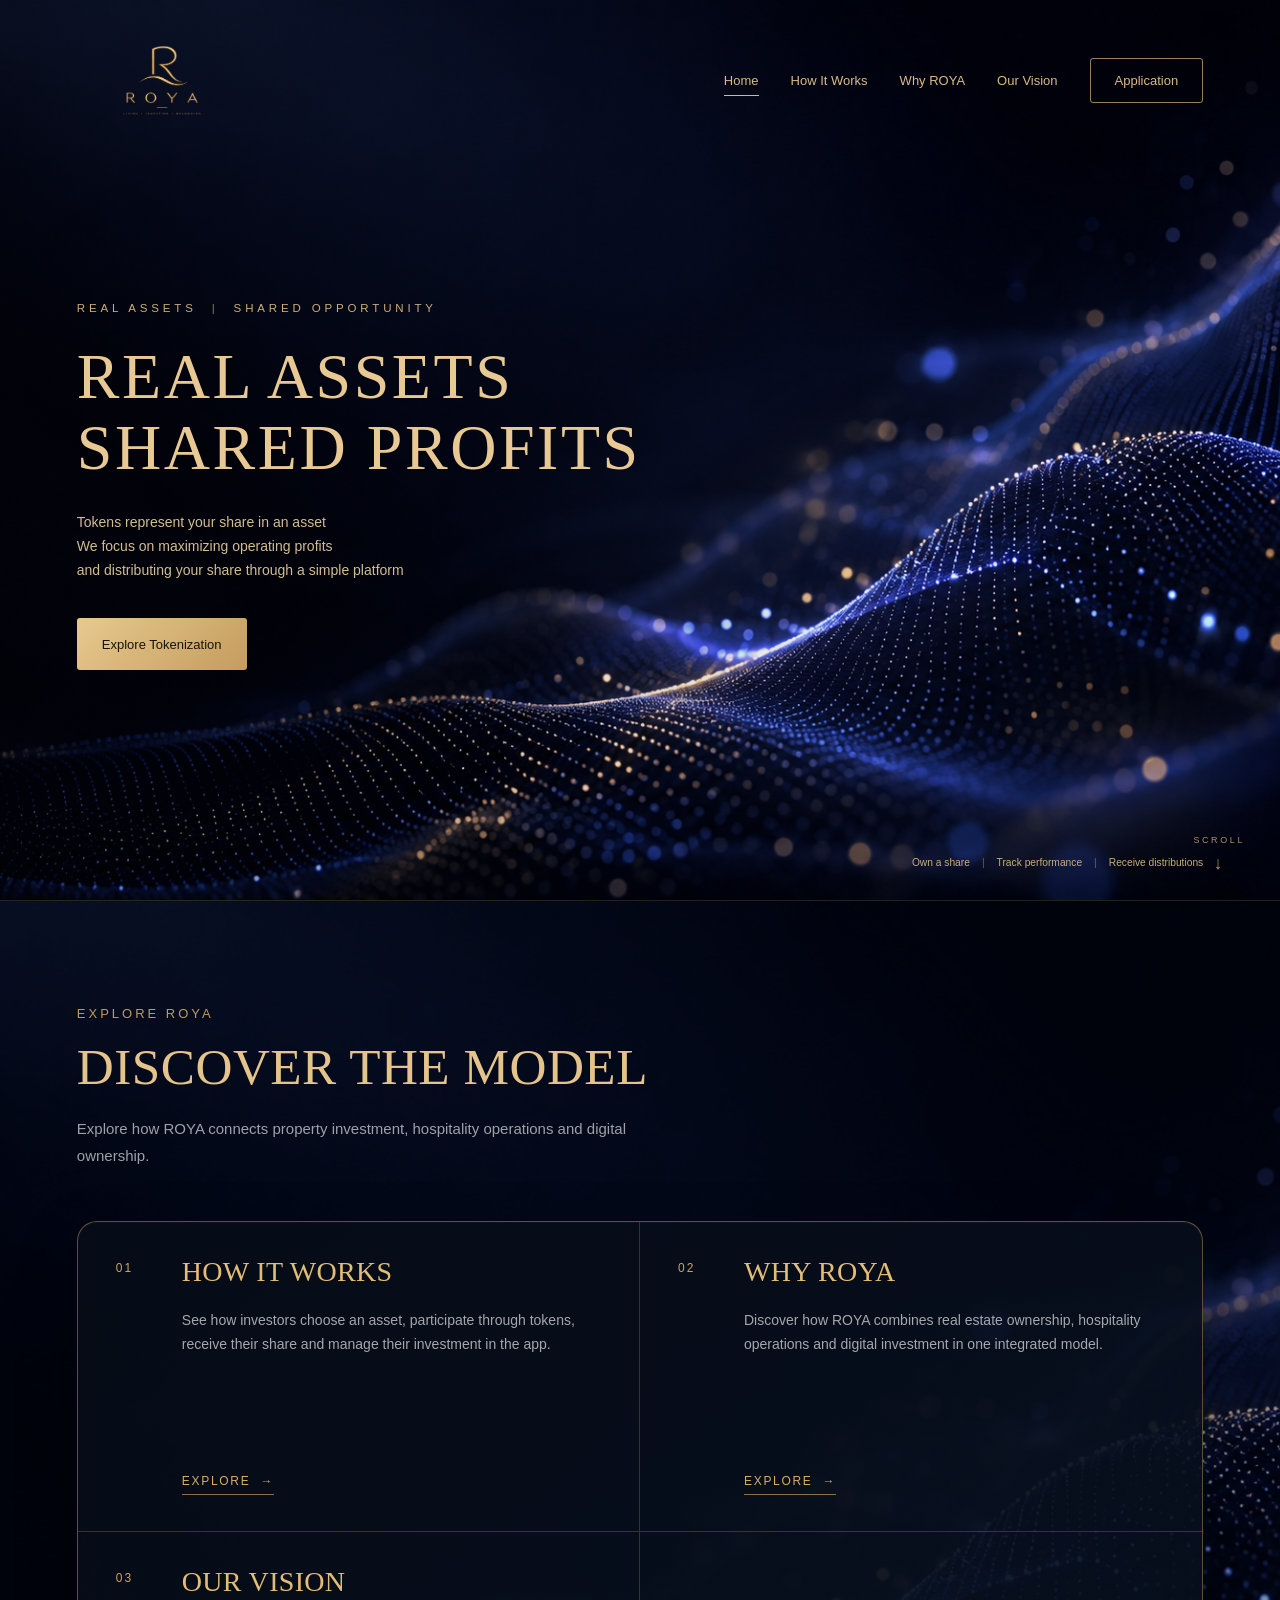
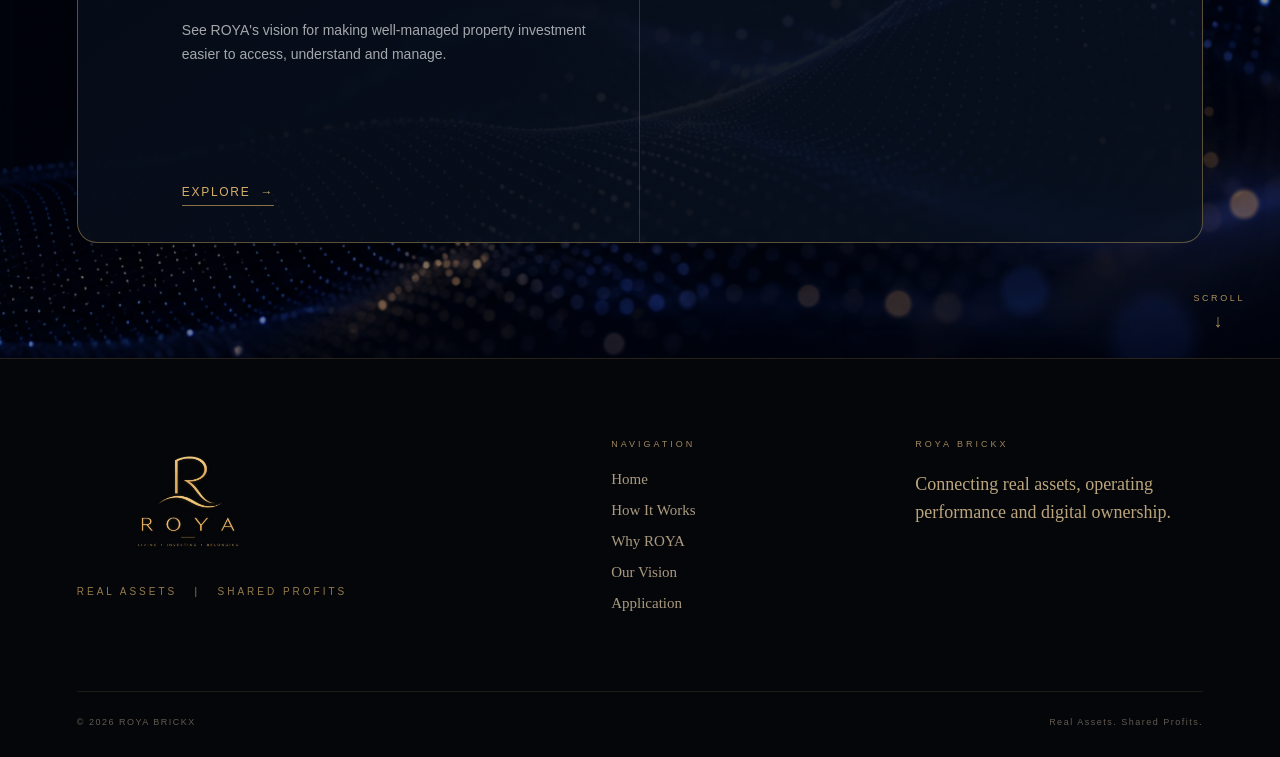
<file: index.html>
<!DOCTYPE html>

<html lang="en">
<head>
<meta charset="utf-8"/>
<meta content="width=device-width, initial-scale=1.0" name="viewport"/>
<meta content="ROYA BRICKX - Real Assets. Shared Profits." name="description"/>
<title>ROYA BRICKX | Real Assets. Shared Profits.</title>
<link href="css/style.css" rel="stylesheet"/>


<style id="roya-scroll-style">
        html { scroll-behavior: smooth; }
        main > section { position: relative; }
        .scroll-indicator {
            position: absolute; right: 34px; bottom: 28px; z-index: 50;
            display: inline-flex; align-items: center; gap: 9px;
            color: #d2ad69; text-decoration: none;
            font-family: Arial, Helvetica, sans-serif; font-size: 9px; font-weight: 500;
            letter-spacing: 2.6px; opacity: .82; transition: opacity .25s ease;
        }
        .scroll-indicator:hover { opacity: 1; }
        .scroll-indicator .scroll-arrow {
            display: inline-block; font-size: 18px; line-height: 1;
            animation: royaScroll 1.5s ease-in-out infinite;
        }
        @keyframes royaScroll {
            0%,100% { transform: translateY(-2px); opacity: .5; }
            50% { transform: translateY(5px); opacity: 1; }
        }
        @media (max-width: 600px) {
            .scroll-indicator { right: 18px; bottom: 18px; font-size: 8px; letter-spacing: 2px; }
            .scroll-indicator .scroll-arrow { font-size: 16px; }
        }
    </style>
</head>
<body>
<header class="header">
<div class="container navbar">
<!-- Logo -->
<a aria-label="ROYA Home" class="logo" href="index.html">
<img alt="ROYA" class="header-logo" src="assets/logo/logo.png"/>
</a>
<!-- Navigation -->
<nav class="nav-menu" id="navMenu">
<a class="nav-link active" href="index.html">
                    Home
                </a>
<a class="nav-link" href="how-it-works.html">
                    How It Works
                </a>
<a class="nav-link" href="why-roya.html">
                    Why ROYA
                </a>

<a class="nav-link" href="vision.html">
                    Our Vision
                </a>
<a class="nav-link application-link" href="application.html">
                    Application
                </a>
</nav>
<!-- Mobile Menu Button -->
<button aria-controls="navMenu" aria-expanded="false" aria-label="Open navigation menu" class="menu-toggle" id="menuToggle" type="button">
<span></span>
<span></span>
<span></span>
</button>
</div>
</header>
<main>
<section class="hero" id="home">
<!-- Animated Hero Background -->
<video autoplay="" class="hero-background-video" loop="" muted="" playsinline="" poster="assets/images/Background.png">
<source src="assets/videos/ROYA-Background-Animated-More-Motion.mp4" type="video/mp4"/>
</video>
<div class="hero-overlay"></div>
<div class="container hero-content">
<p class="hero-eyebrow">
                    REAL ASSETS
                    <span>|</span>
                    SHARED OPPORTUNITY
                </p>
<h1 class="hero-title">
                    REAL ASSETS
                    <br/>
                    SHARED PROFITS
                </h1>
<p class="hero-description">
                    Tokens represent your share in an asset
                    <br/>
                    We focus on maximizing operating profits
                    <br/>
                    and distributing your share through a simple platform
                </p>
<a class="hero-button" href="how-it-works.html">
                    Explore Tokenization
                </a>
</div>
<div class="hero-features">
<span>Own a share</span>
<span class="separator">|</span>
<span>Track performance</span>
<span class="separator">|</span>
<span>Receive distributions</span>
</div>

<a aria-label="Scroll down" class="scroll-indicator" href="#explore"><span>SCROLL</span><span class="scroll-arrow">↓</span></a></section>
<!-- ==================================================
         EXPLORE ROYA
    ================================================== -->
<section class="explore-roya" id="explore">
<!-- Animated Background -->
<video autoplay="" class="explore-background-video" loop="" muted="" playsinline="" poster="assets/images/Background.png">
<source src="assets/videos/ROYA-Background-Animated-More-Motion.mp4" type="video/mp4"/>
</video>
<div class="explore-background-overlay"></div>
<div class="container">
<div class="explore-roya-heading">
<p class="explore-roya-label">EXPLORE ROYA</p>
<h2>DISCOVER THE MODEL</h2>
<p>
                    Explore how ROYA connects property investment,
                    hospitality operations and digital ownership.
                </p>
</div>
<div class="explore-roya-grid">
<article class="explore-roya-item">
<span class="explore-roya-number">01</span>
<div class="explore-roya-copy">
<h3>HOW IT WORKS</h3>
<p>
                            See how investors choose an asset, participate through tokens,
                            receive their share and manage their investment in the app.
                        </p>
<a class="explore-roya-link" href="how-it-works.html">
                            EXPLORE <span>→</span>
</a>
</div>
</article>
<article class="explore-roya-item">
<span class="explore-roya-number">02</span>
<div class="explore-roya-copy">
<h3>WHY ROYA</h3>
<p>
                            Discover how ROYA combines real estate ownership,
                            hospitality operations and digital investment in one integrated model.
                        </p>
<a class="explore-roya-link" href="why-roya.html">
                            EXPLORE <span>→</span>
</a>
</div>
</article>

<article class="explore-roya-item">
<span class="explore-roya-number">03</span>
<div class="explore-roya-copy">
<h3>OUR VISION</h3>
<p>
                            See ROYA's vision for making well-managed property investment
                            easier to access, understand and manage.
                        </p>
<a class="explore-roya-link" href="vision.html">
                            EXPLORE <span>→</span>
</a>
</div>
</article>
</div>
</div>
<a aria-label="Scroll down" class="scroll-indicator" href="#page-footer"><span>SCROLL</span><span class="scroll-arrow">↓</span></a></section>
</main>
<footer class="footer" id="page-footer">
<div class="container footer-content">
<!-- Brand -->
<div class="footer-brand">
<a class="footer-logo-link" href="index.html">
<img alt="ROYA" class="footer-logo-img" src="assets/logo/logo.png"/>
</a>
<p class="footer-tagline">
        REAL ASSETS   |   SHARED PROFITS
    </p>
</div>
<!-- Navigation -->
<div class="footer-nav">
<p class="footer-heading">
                NAVIGATION
            </p>
<a href="index.html">
                Home
            </a>
<a href="how-it-works.html">
                How It Works
            </a>
<a href="why-roya.html">
                Why ROYA
            </a>

<a href="vision.html">
                Our Vision
            </a>
<a href="application.html">
                Application
            </a>
</div>
<!-- Statement -->
<div class="footer-statement">
<p class="footer-heading">
                ROYA BRICKX
            </p>
<p class="footer-description">
                Connecting real assets,
                operating performance
                and digital ownership.
            </p>
</div>
</div>
<!-- Bottom -->
<div class="container footer-bottom">
<p>
            © 2026 ROYA BRICKX
        </p>
<p>
            Real Assets. Shared Profits.
        </p>
</div>
</footer>
<script src="js/script.js"></script>
</body>
</html>
</file>
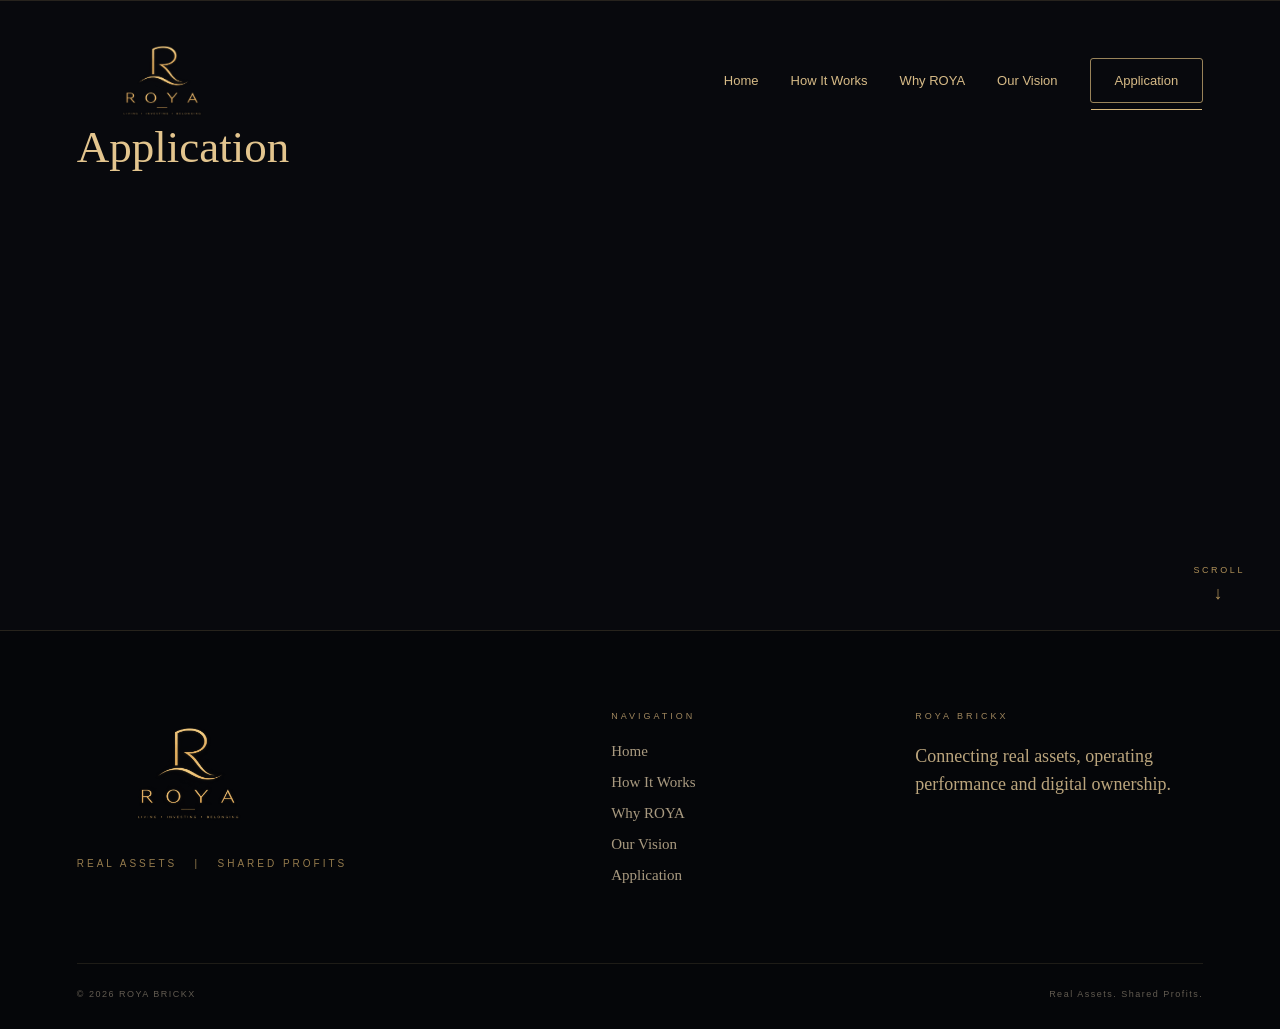
<file: application.html>
<!DOCTYPE html>

<html lang="en">
<head>
<meta charset="utf-8"/>
<meta content="width=device-width, initial-scale=1.0" name="viewport"/>
<meta content="ROYA BRICKX - Real Assets. Shared Profits." name="description"/>
<title>Application | ROYA BRICKX</title>
<link href="css/style.css" rel="stylesheet"/>


<style id="roya-scroll-style">
        html { scroll-behavior: smooth; }
        main > section { position: relative; }
        .scroll-indicator {
            position: absolute; right: 34px; bottom: 28px; z-index: 50;
            display: inline-flex; align-items: center; gap: 9px;
            color: #d2ad69; text-decoration: none;
            font-family: Arial, Helvetica, sans-serif; font-size: 9px; font-weight: 500;
            letter-spacing: 2.6px; opacity: .82; transition: opacity .25s ease;
        }
        .scroll-indicator:hover { opacity: 1; }
        .scroll-indicator .scroll-arrow {
            display: inline-block; font-size: 18px; line-height: 1;
            animation: royaScroll 1.5s ease-in-out infinite;
        }
        @keyframes royaScroll {
            0%,100% { transform: translateY(-2px); opacity: .5; }
            50% { transform: translateY(5px); opacity: 1; }
        }
        @media (max-width: 600px) {
            .scroll-indicator { right: 18px; bottom: 18px; font-size: 8px; letter-spacing: 2px; }
            .scroll-indicator .scroll-arrow { font-size: 16px; }
        }
    </style>
</head>
<body>
<header class="header">
<div class="container navbar">
<!-- Logo -->
<a aria-label="ROYA Home" class="logo" href="index.html">
<img alt="ROYA" class="header-logo" src="assets/logo/logo.png"/>
</a>
<!-- Navigation -->
<nav class="nav-menu" id="navMenu">
<a class="nav-link" href="index.html">
                    Home
                </a>
<a class="nav-link" href="how-it-works.html">
                    How It Works
                </a>
<a class="nav-link" href="why-roya.html">
                    Why ROYA
                </a>

<a class="nav-link" href="vision.html">
                    Our Vision
                </a>
<a class="nav-link active application-link" href="application.html">
                    Application
                </a>
</nav>
<!-- Mobile Menu Button -->
<button aria-controls="navMenu" aria-expanded="false" aria-label="Open navigation menu" class="menu-toggle" id="menuToggle" type="button">
<span></span>
<span></span>
<span></span>
</button>
</div>
</header>
<main>
<section class="section-placeholder" id="application" style="position: relative;">
<div class="container">
<h2>Application</h2>
</div>

<a aria-label="Scroll down" class="scroll-indicator" href="#page-footer"><span>SCROLL</span><span class="scroll-arrow">↓</span></a></section>
</main>
<footer class="footer" id="page-footer">
<div class="container footer-content">
<!-- Brand -->
<div class="footer-brand">
<a class="footer-logo-link" href="index.html">
<img alt="ROYA" class="footer-logo-img" src="assets/logo/logo.png"/>
</a>
<p class="footer-tagline">
        REAL ASSETS   |   SHARED PROFITS
    </p>
</div>
<!-- Navigation -->
<div class="footer-nav">
<p class="footer-heading">
                NAVIGATION
            </p>
<a href="index.html">
                Home
            </a>
<a href="how-it-works.html">
                How It Works
            </a>
<a href="why-roya.html">
                Why ROYA
            </a>

<a href="vision.html">
                Our Vision
            </a>
<a href="application.html">
                Application
            </a>
</div>
<!-- Statement -->
<div class="footer-statement">
<p class="footer-heading">
                ROYA BRICKX
            </p>
<p class="footer-description">
                Connecting real assets,
                operating performance
                and digital ownership.
            </p>
</div>
</div>
<!-- Bottom -->
<div class="container footer-bottom">
<p>
            © 2026 ROYA BRICKX
        </p>
<p>
            Real Assets. Shared Profits.
        </p>
</div>
</footer>
<script src="js/script.js"></script>
</body>
</html>
</file>
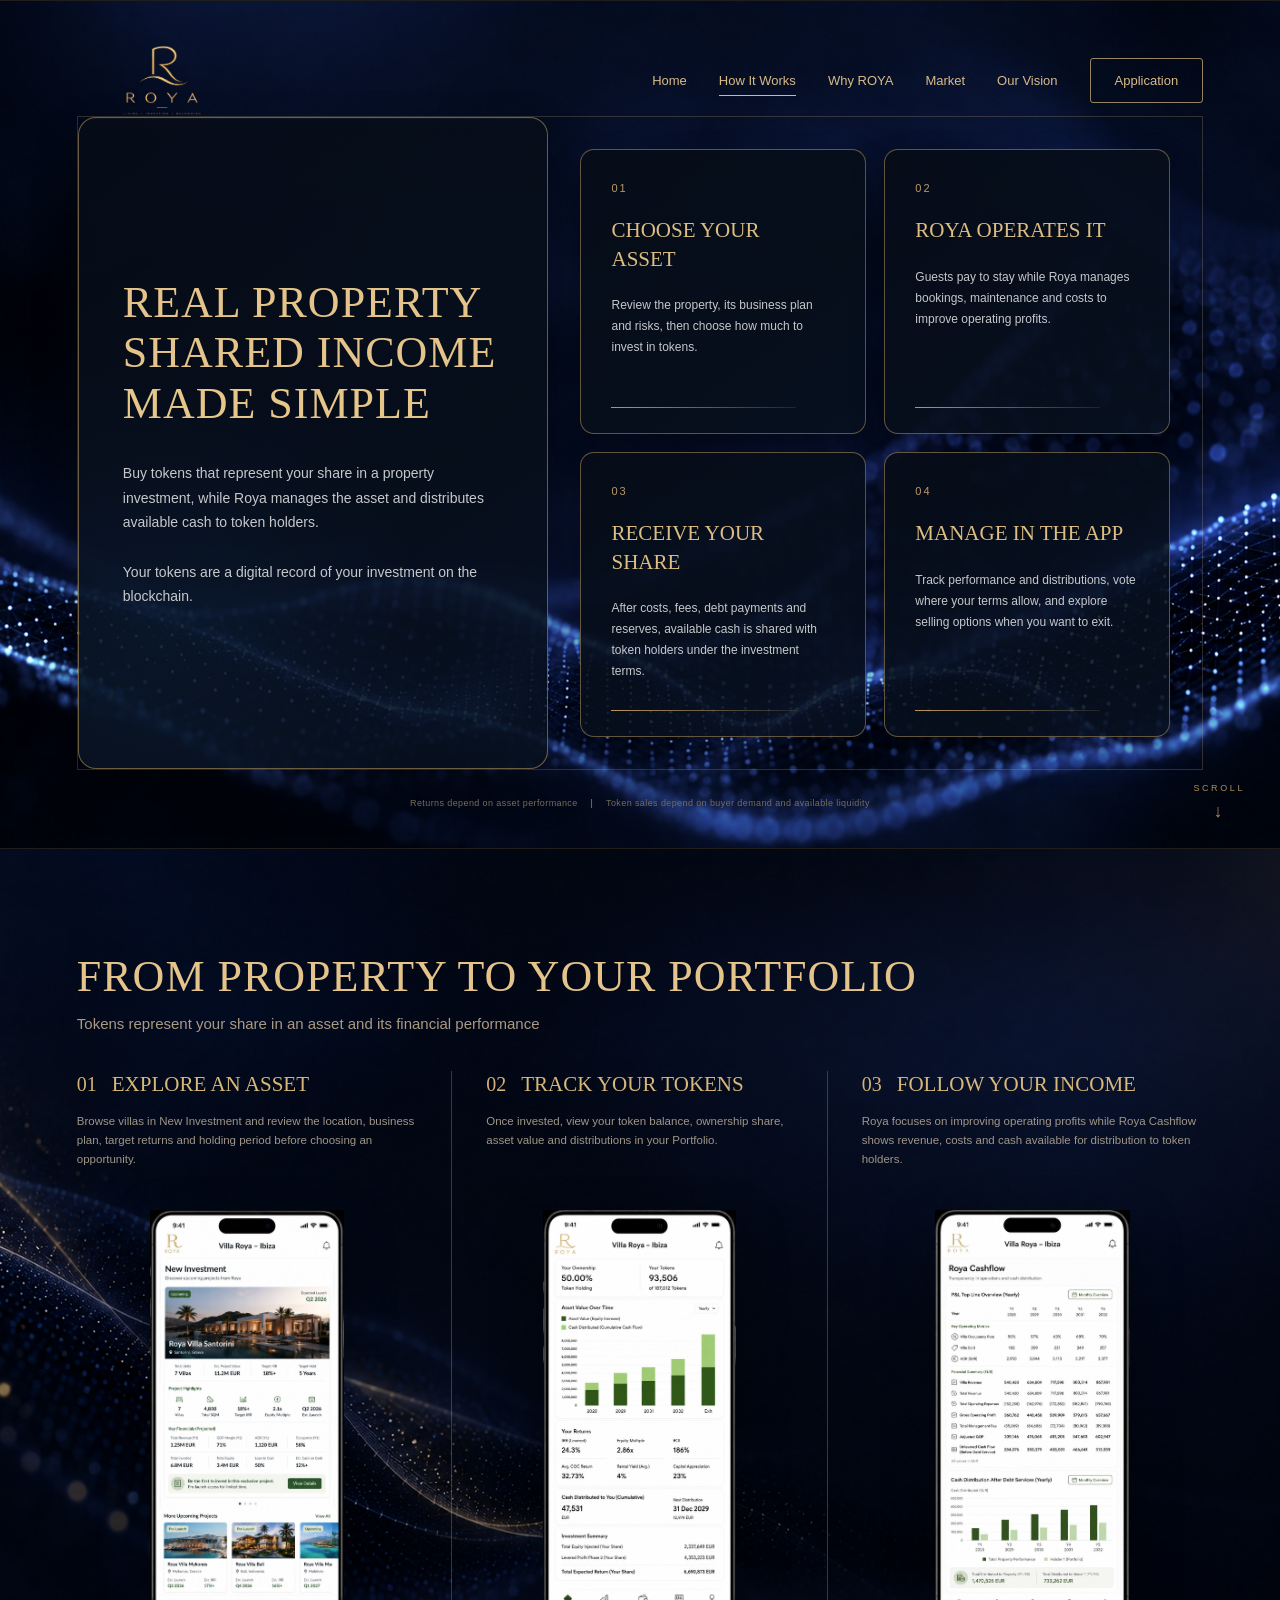
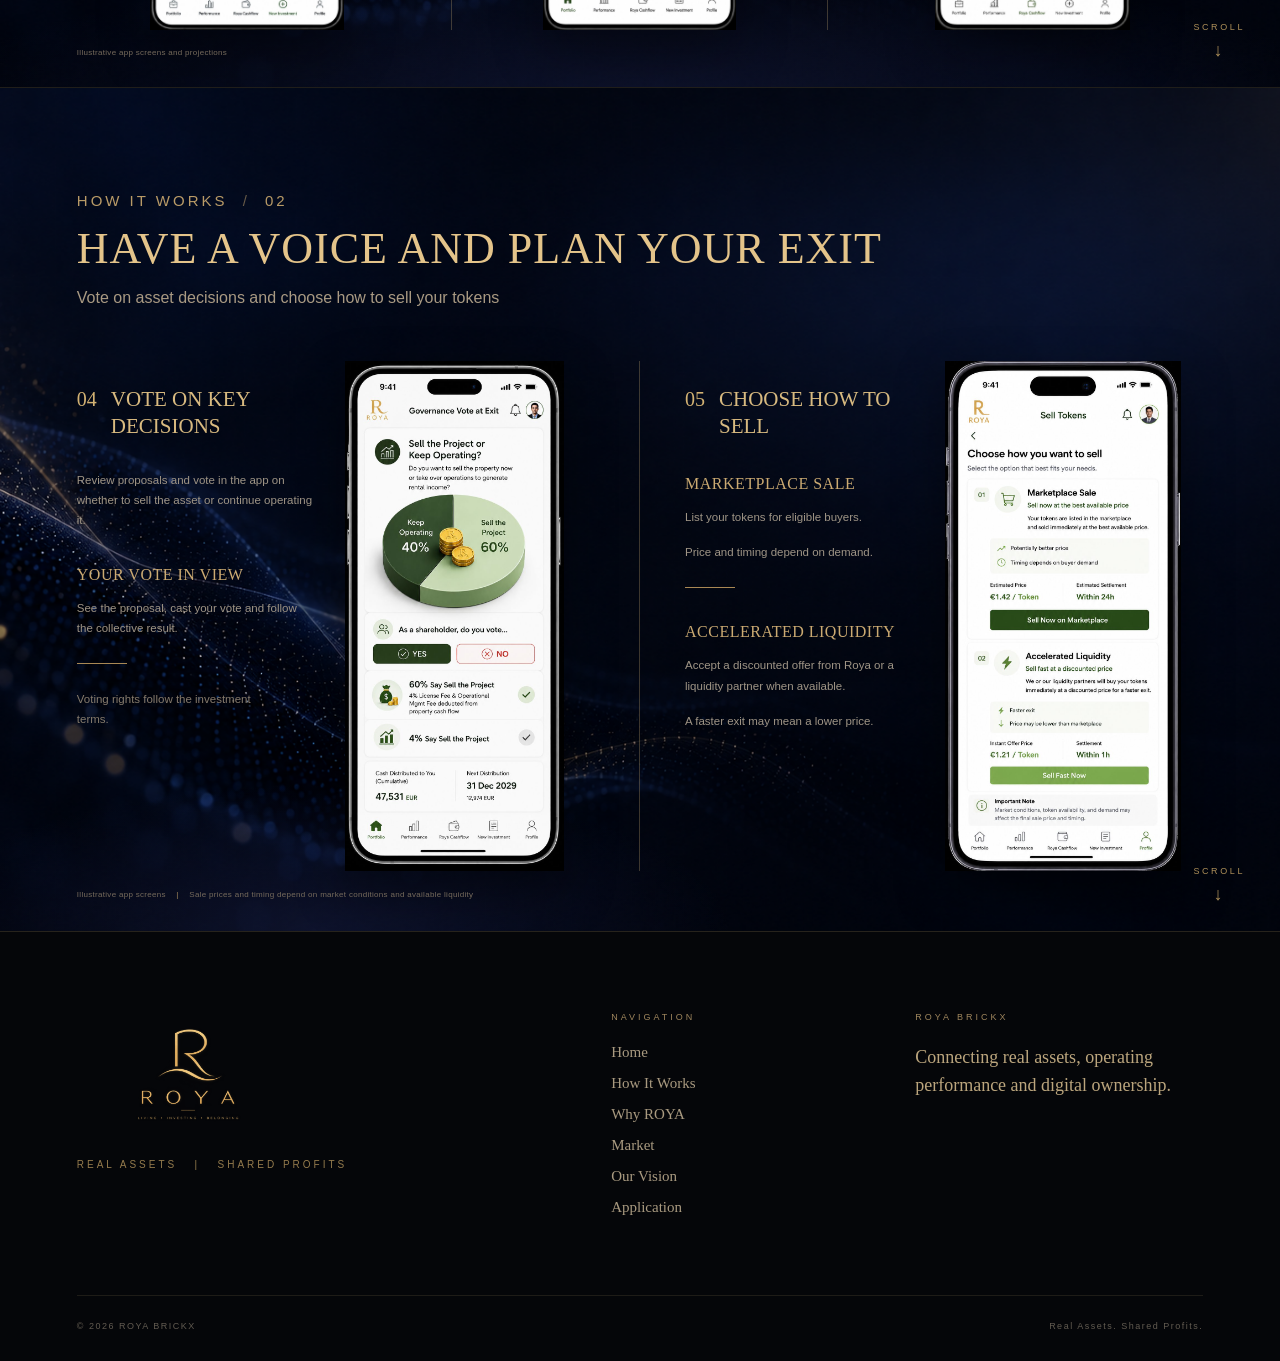
<file: how-it-works-old.html>
<!DOCTYPE html>

<html lang="en">
<head>
<meta charset="utf-8"/>
<meta content="width=device-width, initial-scale=1.0" name="viewport"/>
<meta content="ROYA BRICKX - Real Assets. Shared Profits." name="description"/>
<title>How It Works | ROYA BRICKX</title>
<link href="css/style.css" rel="stylesheet"/>


<style id="roya-scroll-style">
        html { scroll-behavior: smooth; }
        main > section { position: relative; }
        .scroll-indicator {
            position: absolute; right: 34px; bottom: 28px; z-index: 50;
            display: inline-flex; align-items: center; gap: 9px;
            color: #d2ad69; text-decoration: none;
            font-family: Arial, Helvetica, sans-serif; font-size: 9px; font-weight: 500;
            letter-spacing: 2.6px; opacity: .82; transition: opacity .25s ease;
        }
        .scroll-indicator:hover { opacity: 1; }
        .scroll-indicator .scroll-arrow {
            display: inline-block; font-size: 18px; line-height: 1;
            animation: royaScroll 1.5s ease-in-out infinite;
        }
        @keyframes royaScroll {
            0%,100% { transform: translateY(-2px); opacity: .5; }
            50% { transform: translateY(5px); opacity: 1; }
        }
        @media (max-width: 600px) {
            .scroll-indicator { right: 18px; bottom: 18px; font-size: 8px; letter-spacing: 2px; }
            .scroll-indicator .scroll-arrow { font-size: 16px; }
        }
    </style>
</head>
<body>
<header class="header">
<div class="container navbar">
<!-- Logo -->
<a aria-label="ROYA Home" class="logo" href="index.html">
<img alt="ROYA" class="header-logo" src="assets/logo/logo.png"/>
</a>
<!-- Navigation -->
<nav class="nav-menu" id="navMenu">
<a class="nav-link" href="index.html">
                    Home
                </a>
<a class="nav-link active" href="how-it-works.html">
                    How It Works
                </a>
<a class="nav-link" href="why-roya.html">
                    Why ROYA
                </a>
<a class="nav-link" href="market.html">
                    Market
                </a>
<a class="nav-link" href="vision.html">
                    Our Vision
                </a>
<a class="nav-link application-link" href="application.html">
                    Application
                </a>
</nav>
<!-- Mobile Menu Button -->
<button aria-controls="navMenu" aria-expanded="false" aria-label="Open navigation menu" class="menu-toggle" id="menuToggle" type="button">
<span></span>
<span></span>
<span></span>
</button>
</div>
</header>
<main>
<section class="how-it-works bg-back1" id="how-it-works">
<div class="container how-layout">
<!-- Left Content -->
<div class="how-intro">
<h2 class="how-title">
                REAL PROPERTY
                <br/>
                SHARED INCOME
                <br/>
<span>MADE SIMPLE</span>
</h2>
<p class="how-description">
                Buy tokens that represent your share
                in a property investment, while Roya
                manages the asset and distributes
                available cash to token holders.
            </p>
<p class="how-description how-description-secondary">
                Your tokens are a digital record of
                your investment on the blockchain.
            </p>
</div>
<!-- Right Steps -->
<div class="how-steps">
<!-- 01 -->
<article class="how-card">
<span class="how-number">01</span>
<h3>
                    CHOOSE YOUR
                    <br/>
                    ASSET
                </h3>
<p>
                    Review the property, its
                    business plan and risks,
                    then choose how much
                    to invest in tokens.
                </p>
<span class="how-card-line"></span>
</article>
<!-- 02 -->
<article class="how-card">
<span class="how-number">02</span>
<h3>
                    ROYA OPERATES IT
                </h3>
<p>
                    Guests pay to stay while
                    Roya manages bookings,
                    maintenance and costs to
                    improve operating profits.
                </p>
<span class="how-card-line"></span>
</article>
<!-- 03 -->
<article class="how-card">
<span class="how-number">03</span>
<h3>
                    RECEIVE YOUR
                    <br/>
                    SHARE
                </h3>
<p>
                    After costs, fees, debt
                    payments and reserves,
                    available cash is shared
                    with token holders under
                    the investment terms.
                </p>
<span class="how-card-line"></span>
</article>
<!-- 04 -->
<article class="how-card">
<span class="how-number">04</span>
<h3>
                    MANAGE IN THE APP
                </h3>
<p>
                    Track performance and
                    distributions, vote where
                    your terms allow, and
                    explore selling options
                    when you want to exit.
                </p>
<span class="how-card-line"></span>
</article>
</div>
</div>
<div class="container how-disclaimer">
<p>
            Returns depend on asset performance
            <span>|</span>
            Token sales depend on buyer demand and available liquidity
        </p>
</div>

<a aria-label="Scroll down" class="scroll-indicator" href="#portfolio-flow"><span>SCROLL</span><span class="scroll-arrow">↓</span></a></section>
<section class="portfolio-flow bg-back4" id="portfolio-flow">
<div class="portfolio-glow"></div>
<div class="container">
<div class="portfolio-heading">
<h2>FROM PROPERTY TO YOUR PORTFOLIO</h2>
<p>
                Tokens represent your share in an asset
                and its financial performance
            </p>
</div>
<div class="portfolio-grid">
<!-- 01 -->
<article class="portfolio-step">
<div class="portfolio-step-heading">
<span>01</span>
<h3>EXPLORE AN ASSET</h3>
</div>
<p>
                    Browse villas in New Investment and review
                    the location, business plan, target returns
                    and holding period before choosing an opportunity.
                </p>
<div class="portfolio-phone">
<img alt="ROYA new investment application screen" src="assets/images/app-explore.png"/>
</div>
</article>
<!-- 02 -->
<article class="portfolio-step">
<div class="portfolio-step-heading">
<span>02</span>
<h3>TRACK YOUR TOKENS</h3>
</div>
<p>
                    Once invested, view your token balance,
                    ownership share, asset value and distributions
                    in your Portfolio.
                </p>
<div class="portfolio-phone">
<img alt="ROYA portfolio application screen" src="assets/images/app-portfolio.png"/>
</div>
</article>
<!-- 03 -->
<article class="portfolio-step">
<div class="portfolio-step-heading">
<span>03</span>
<h3>FOLLOW YOUR INCOME</h3>
</div>
<p>
                    Roya focuses on improving operating profits
                    while Roya Cashflow shows revenue, costs and
                    cash available for distribution to token holders.
                </p>
<div class="portfolio-phone">
<img alt="ROYA cashflow application screen" src="assets/images/app-cashflow.png"/>
</div>
</article>
</div>
<p class="portfolio-note">
            Illustrative app screens and projections
        </p>
</div>
<a aria-label="Scroll down" class="scroll-indicator" href="#voice-exit"><span>SCROLL</span><span class="scroll-arrow">↓</span></a></section>
<section class="voice-exit bg-back4" id="voice-exit">
<div class="voice-exit-glow"></div>
<div class="container">
<!-- Heading -->
<div class="voice-exit-heading">
<p class="voice-exit-label">
                HOW IT WORKS <span>/</span> 02
            </p>
<h2>HAVE A VOICE AND PLAN YOUR EXIT</h2>
<p class="voice-exit-subtitle">
                Vote on asset decisions and choose how to sell your tokens
            </p>
</div>
<div class="voice-exit-grid">
<!-- =====================
                 04 - VOTE
            ====================== -->
<article class="exit-block vote-block">
<div class="exit-copy">
<div class="exit-title">
<span>04</span>
<h3>VOTE ON KEY DECISIONS</h3>
</div>
<p>
                        Review proposals and vote in the app
                        on whether to sell the asset or
                        continue operating it.
                    </p>
<h4>YOUR VOTE IN VIEW</h4>
<p>
                        See the proposal, cast your vote
                        and follow the collective result.
                    </p>
<span class="exit-small-line"></span>
<p class="exit-note">
                        Voting rights follow the
                        investment terms.
                    </p>
</div>
<div class="exit-phone">
<img alt="ROYA governance voting application screen" src="assets/images/app-vote.png"/>
</div>
</article>
<!-- =====================
                 05 - SELL
            ====================== -->
<article class="exit-block sell-block">
<div class="exit-copy">
<div class="exit-title">
<span>05</span>
<h3>CHOOSE HOW TO SELL</h3>
</div>
<h4>MARKETPLACE SALE</h4>
<p>
                        List your tokens for eligible buyers.
                    </p>
<p>
                        Price and timing depend on demand.
                    </p>
<span class="exit-small-line"></span>
<h4>ACCELERATED LIQUIDITY</h4>
<p>
                        Accept a discounted offer from
                        Roya or a liquidity partner when
                        available.
                    </p>
<p>
                        A faster exit may mean a lower price.
                    </p>
</div>
<div class="exit-phone">
<img alt="ROYA token selling application screen" src="assets/images/app-sell.png"/>
</div>
</article>
</div>
<p class="voice-exit-disclaimer">
            Illustrative app screens
            <span>|</span>
            Sale prices and timing depend on market conditions and available liquidity
        </p>
</div>
<a aria-label="Scroll down" class="scroll-indicator" href="#page-footer"><span>SCROLL</span><span class="scroll-arrow">↓</span></a></section>
</main>
<footer class="footer" id="page-footer">
<div class="container footer-content">
<!-- Brand -->
<div class="footer-brand">
<a class="footer-logo-link" href="index.html">
<img alt="ROYA" class="footer-logo-img" src="assets/logo/logo.png"/>
</a>
<p class="footer-tagline">
        REAL ASSETS   |   SHARED PROFITS
    </p>
</div>
<!-- Navigation -->
<div class="footer-nav">
<p class="footer-heading">
                NAVIGATION
            </p>
<a href="index.html">
                Home
            </a>
<a href="how-it-works.html">
                How It Works
            </a>
<a href="why-roya.html">
                Why ROYA
            </a>
<a href="market.html">
                Market
            </a>
<a href="vision.html">
                Our Vision
            </a>
<a href="application.html">
                Application
            </a>
</div>
<!-- Statement -->
<div class="footer-statement">
<p class="footer-heading">
                ROYA BRICKX
            </p>
<p class="footer-description">
                Connecting real assets,
                operating performance
                and digital ownership.
            </p>
</div>
</div>
<!-- Bottom -->
<div class="container footer-bottom">
<p>
            © 2026 ROYA BRICKX
        </p>
<p>
            Real Assets. Shared Profits.
        </p>
</div>
</footer>
<script src="js/script.js"></script>
</body>
</html>
</file>
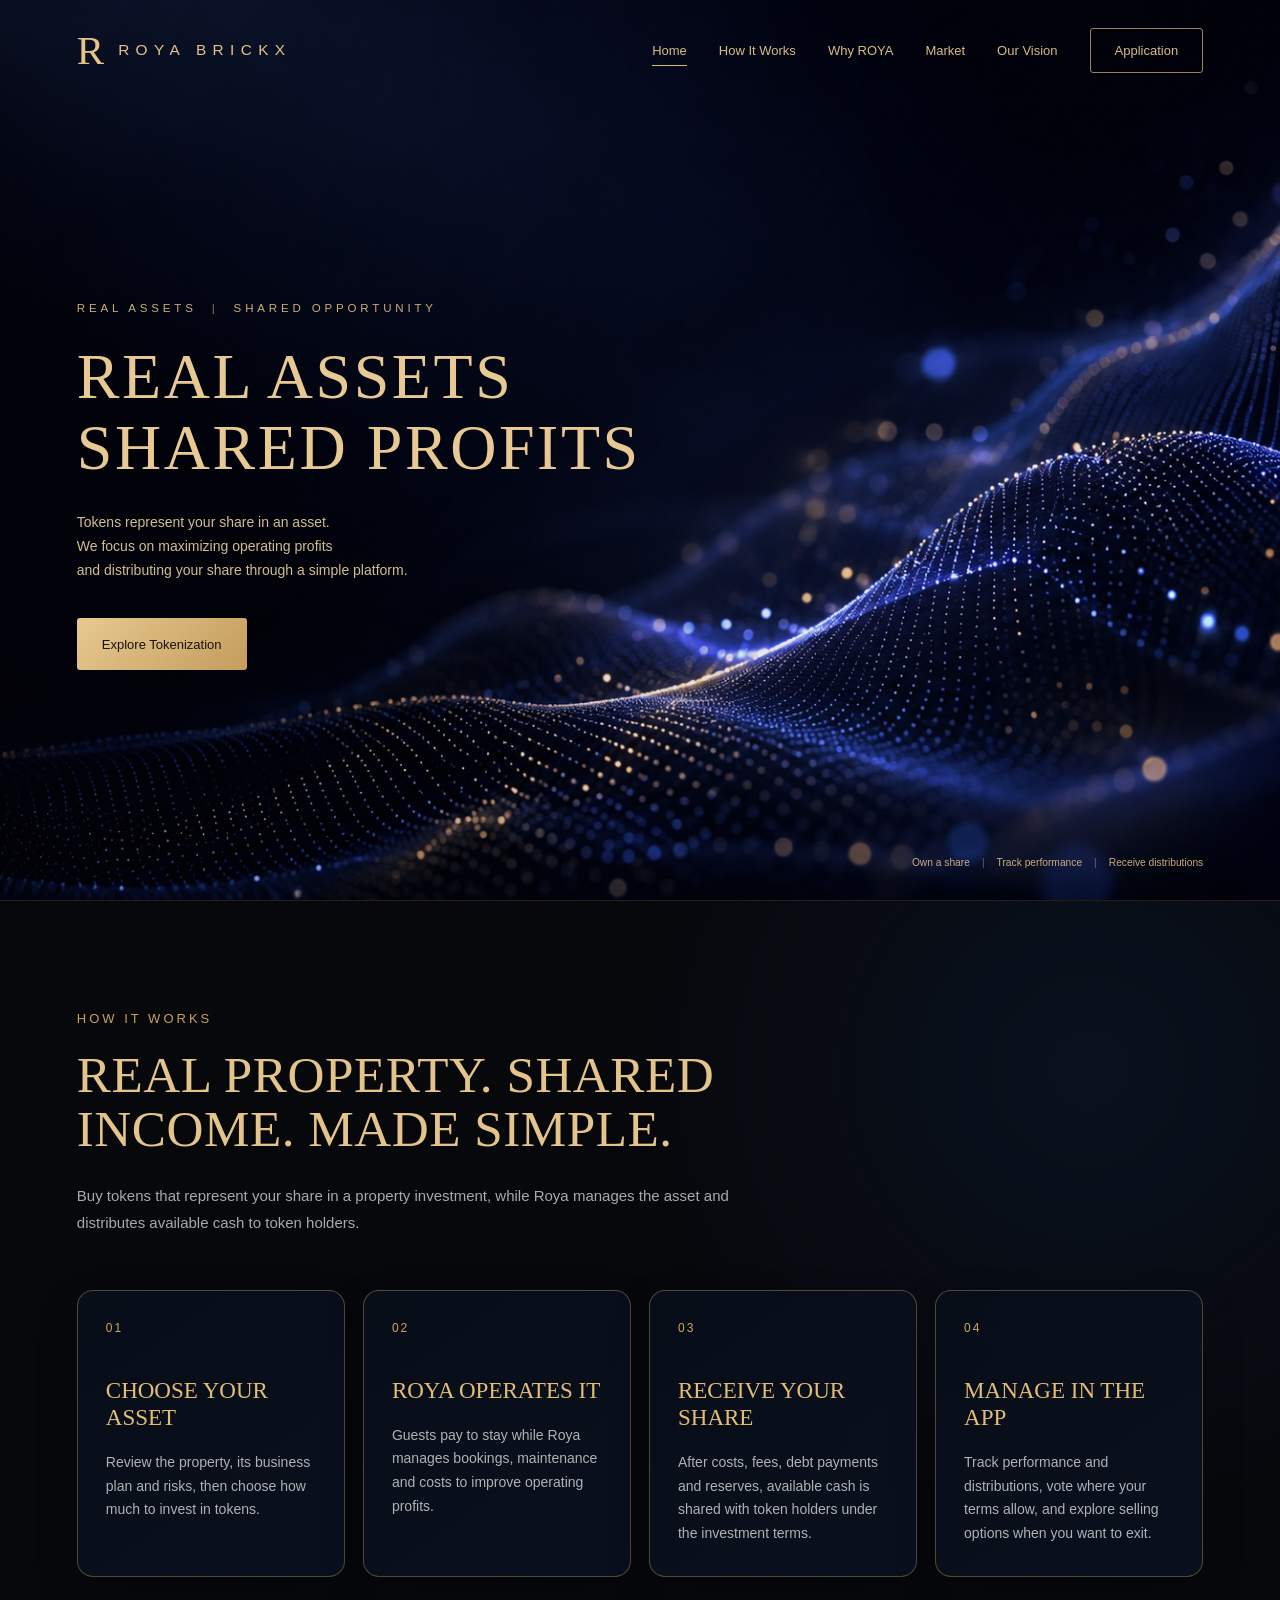
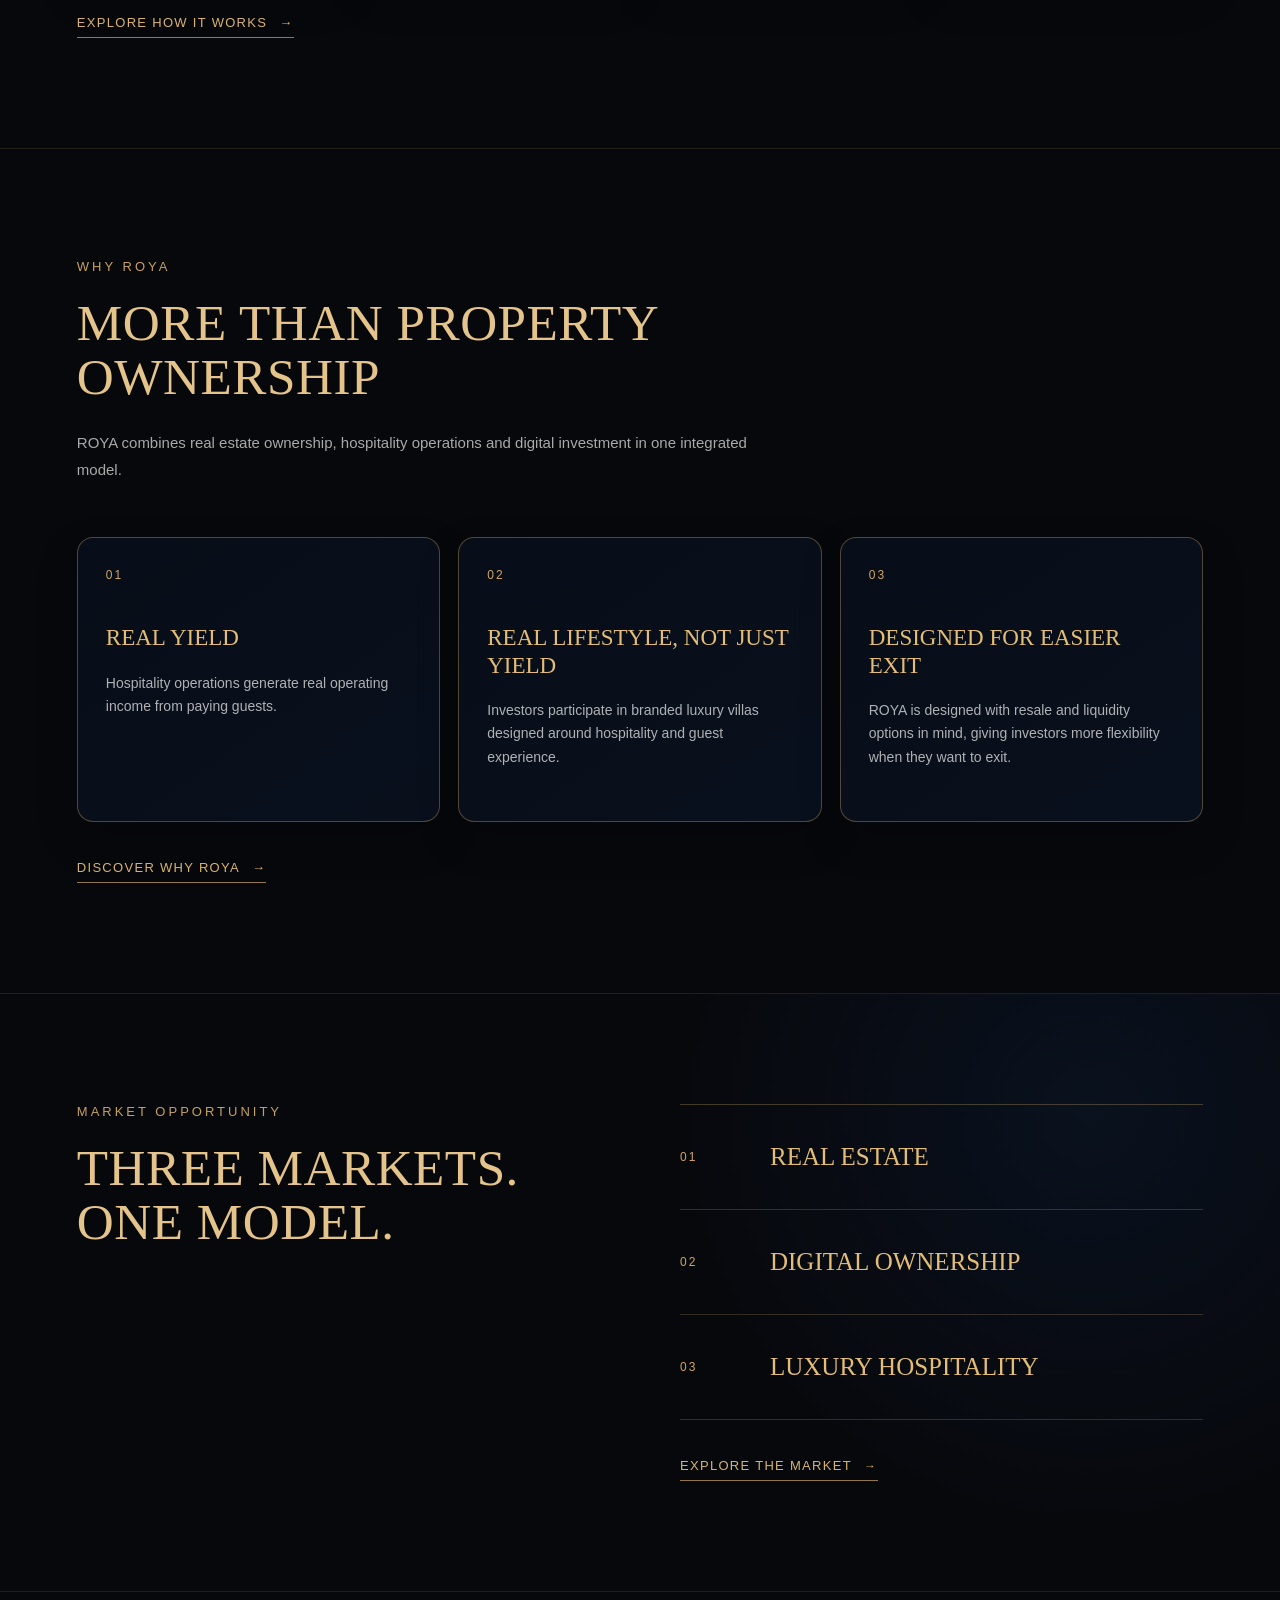
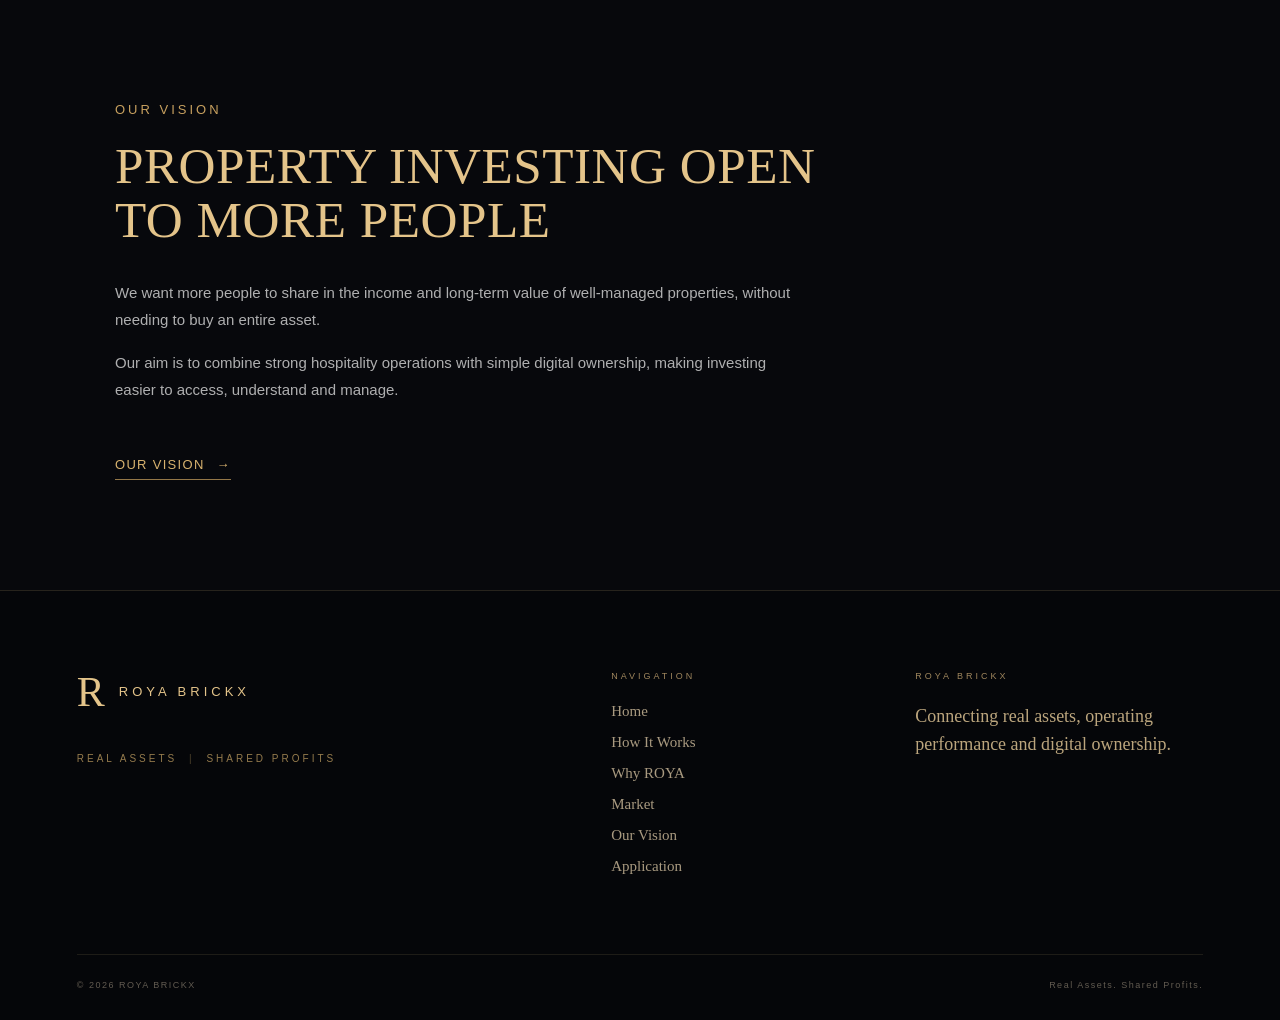
<file: index-old.html>
<!DOCTYPE html>
<html lang="en">

<head>
    <meta charset="UTF-8">
    <meta name="viewport" content="width=device-width, initial-scale=1.0">
    <meta name="description" content="ROYA BRICKX - Real Assets. Shared Profits.">
    <title>ROYA BRICKX | Real Assets. Shared Profits.</title>
    <link rel="stylesheet" href="css/style.css">
</head>

<body>

<header class="header">

        <div class="container navbar">

            <!-- Logo -->
            <a
                href="index.html"
                class="logo"
                aria-label="ROYA BRICKX Home"
            >
                <span class="logo-symbol">R</span>

                <span class="logo-text">
                    ROYA BRICKX
                </span>
            </a>


            <!-- Navigation -->
            <nav
                class="nav-menu"
                id="navMenu"
            >
                <a
                    href="index.html"
                    class="nav-link active"
                >
                    Home
                </a>

                <a
                    href="how-it-works.html"
                    class="nav-link"
                >
                    How It Works
                </a>

                <a
                    href="why-roya.html"
                    class="nav-link"
                >
                    Why ROYA
                </a>

                <a
                    href="market.html"
                    class="nav-link"
                >
                    Market
                </a>


                <a
                    href="vision.html"
                    class="nav-link"
                >
                    Our Vision
                </a>

                <a
                    href="application.html"
                    class="nav-link application-link"
                >
                    Application
                </a>
            </nav>


            <!-- Mobile Menu Button -->
            <button
                class="menu-toggle"
                id="menuToggle"
                type="button"
                aria-label="Open navigation menu"
                aria-expanded="false"
                aria-controls="navMenu"
            >
                <span></span>
                <span></span>
                <span></span>
            </button>

        </div>

    </header>

<main>

<section
            id="home"
            class="hero"
        >

            <div class="hero-overlay"></div>

            <div class="container hero-content">

                <p class="hero-eyebrow">
                    REAL ASSETS
                    <span>|</span>
                    SHARED OPPORTUNITY
                </p>


                <h1 class="hero-title">
                    REAL ASSETS
                    <br>
                    SHARED PROFITS
                </h1>


                <p class="hero-description">
                    Tokens represent your share in an asset.
                    <br>
                    We focus on maximizing operating profits
                    <br>
                    and distributing your share through a simple platform.
                </p>


                <a
                    href="how-it-works.html"
                    class="hero-button"
                >
                    Explore Tokenization
                </a>

            </div>


            <div class="hero-features">

                <span>Own a share</span>

                <span class="separator">|</span>

                <span>Track performance</span>

                <span class="separator">|</span>

                <span>Receive distributions</span>

            </div>

        </section>


    <!-- ==================================================
         HOME PREVIEWS
    ================================================== -->

    <section class="home-preview home-preview-how">
        <div class="container">
            <div class="home-preview-heading">
                <p class="home-preview-label">HOW IT WORKS</p>
                <h2>REAL PROPERTY. SHARED INCOME. MADE SIMPLE.</h2>
                <p>
                    Buy tokens that represent your share in a property investment,
                    while Roya manages the asset and distributes available cash to token holders.
                </p>
            </div>

            <div class="home-preview-grid home-preview-grid-4">
                <article class="home-preview-card">
                    <span class="home-preview-number">01</span>
                    <h3>CHOOSE YOUR ASSET</h3>
                    <p>Review the property, its business plan and risks, then choose how much to invest in tokens.</p>
                </article>

                <article class="home-preview-card">
                    <span class="home-preview-number">02</span>
                    <h3>ROYA OPERATES IT</h3>
                    <p>Guests pay to stay while Roya manages bookings, maintenance and costs to improve operating profits.</p>
                </article>

                <article class="home-preview-card">
                    <span class="home-preview-number">03</span>
                    <h3>RECEIVE YOUR SHARE</h3>
                    <p>After costs, fees, debt payments and reserves, available cash is shared with token holders under the investment terms.</p>
                </article>

                <article class="home-preview-card">
                    <span class="home-preview-number">04</span>
                    <h3>MANAGE IN THE APP</h3>
                    <p>Track performance and distributions, vote where your terms allow, and explore selling options when you want to exit.</p>
                </article>
            </div>

            <a class="home-preview-link" href="how-it-works.html">
                Explore How It Works <span>→</span>
            </a>
        </div>
    </section>


    <section class="home-preview home-preview-why">
        <div class="container">
            <div class="home-preview-heading">
                <p class="home-preview-label">WHY ROYA</p>
                <h2>MORE THAN PROPERTY OWNERSHIP</h2>
                <p>
                    ROYA combines real estate ownership, hospitality operations
                    and digital investment in one integrated model.
                </p>
            </div>

            <div class="home-preview-grid home-preview-grid-3">
                <article class="home-preview-card">
                    <span class="home-preview-number">01</span>
                    <h3>REAL YIELD</h3>
                    <p>Hospitality operations generate real operating income from paying guests.</p>
                </article>

                <article class="home-preview-card">
                    <span class="home-preview-number">02</span>
                    <h3>REAL LIFESTYLE, NOT JUST YIELD</h3>
                    <p>Investors participate in branded luxury villas designed around hospitality and guest experience.</p>
                </article>

                <article class="home-preview-card">
                    <span class="home-preview-number">03</span>
                    <h3>DESIGNED FOR EASIER EXIT</h3>
                    <p>ROYA is designed with resale and liquidity options in mind, giving investors more flexibility when they want to exit.</p>
                </article>
            </div>

            <a class="home-preview-link" href="why-roya.html">
                Discover Why ROYA <span>→</span>
            </a>
        </div>
    </section>


    <section class="home-preview home-preview-market">
        <div class="container home-preview-split">
            <div class="home-preview-heading">
                <p class="home-preview-label">MARKET OPPORTUNITY</p>
                <h2>THREE MARKETS. ONE MODEL.</h2>
            </div>

            <div class="home-preview-market-list">
                <div>
                    <span>01</span>
                    <h3>REAL ESTATE</h3>
                </div>

                <div>
                    <span>02</span>
                    <h3>DIGITAL OWNERSHIP</h3>
                </div>

                <div>
                    <span>03</span>
                    <h3>LUXURY HOSPITALITY</h3>
                </div>

                <a class="home-preview-link" href="market.html">
                    Explore the Market <span>→</span>
                </a>
            </div>
        </div>
    </section>


    <section class="home-preview home-preview-vision">
        <div class="container home-preview-vision-inner">
            <p class="home-preview-label">OUR VISION</p>

            <h2>PROPERTY INVESTING OPEN TO MORE PEOPLE</h2>

            <p class="home-preview-vision-text">
                We want more people to share in the income and long-term value of well-managed properties,
                without needing to buy an entire asset.
            </p>

            <p class="home-preview-vision-text">
                Our aim is to combine strong hospitality operations with simple digital ownership,
                making investing easier to access, understand and manage.
            </p>

            <a class="home-preview-link" href="vision.html">
                Our Vision <span>→</span>
            </a>
        </div>
    </section>

</main>

<footer class="footer">

    <div class="container footer-content">

        <!-- Brand -->
        <div class="footer-brand">

            <a href="index.html" class="footer-logo">

                <span class="footer-logo-symbol">
                    R
                </span>

                <span class="footer-logo-text">
                    ROYA BRICKX
                </span>

            </a>

            <p class="footer-tagline">
                REAL ASSETS
                <span>|</span>
                SHARED PROFITS
            </p>

        </div>


        <!-- Navigation -->
        <div class="footer-nav">

            <p class="footer-heading">
                NAVIGATION
            </p>

            <a href="index.html">
                Home
            </a>

            <a href="how-it-works.html">
                How It Works
            </a>

            <a href="why-roya.html">
                Why ROYA
            </a>

            <a href="market.html">
                Market
            </a>

            <a href="vision.html">
                Our Vision
            </a>

            <a href="application.html">
                Application
            </a>

        </div>


        <!-- Statement -->
        <div class="footer-statement">

            <p class="footer-heading">
                ROYA BRICKX
            </p>

            <p class="footer-description">
                Connecting real assets,
                operating performance
                and digital ownership.
            </p>

        </div>

    </div>


    <!-- Bottom -->
    <div class="container footer-bottom">

        <p>
            © 2026 ROYA BRICKX
        </p>

        <p>
            Real Assets. Shared Profits.
        </p>

    </div>

</footer>

<script src="js/script.js"></script>

</body>
</html>
</file>
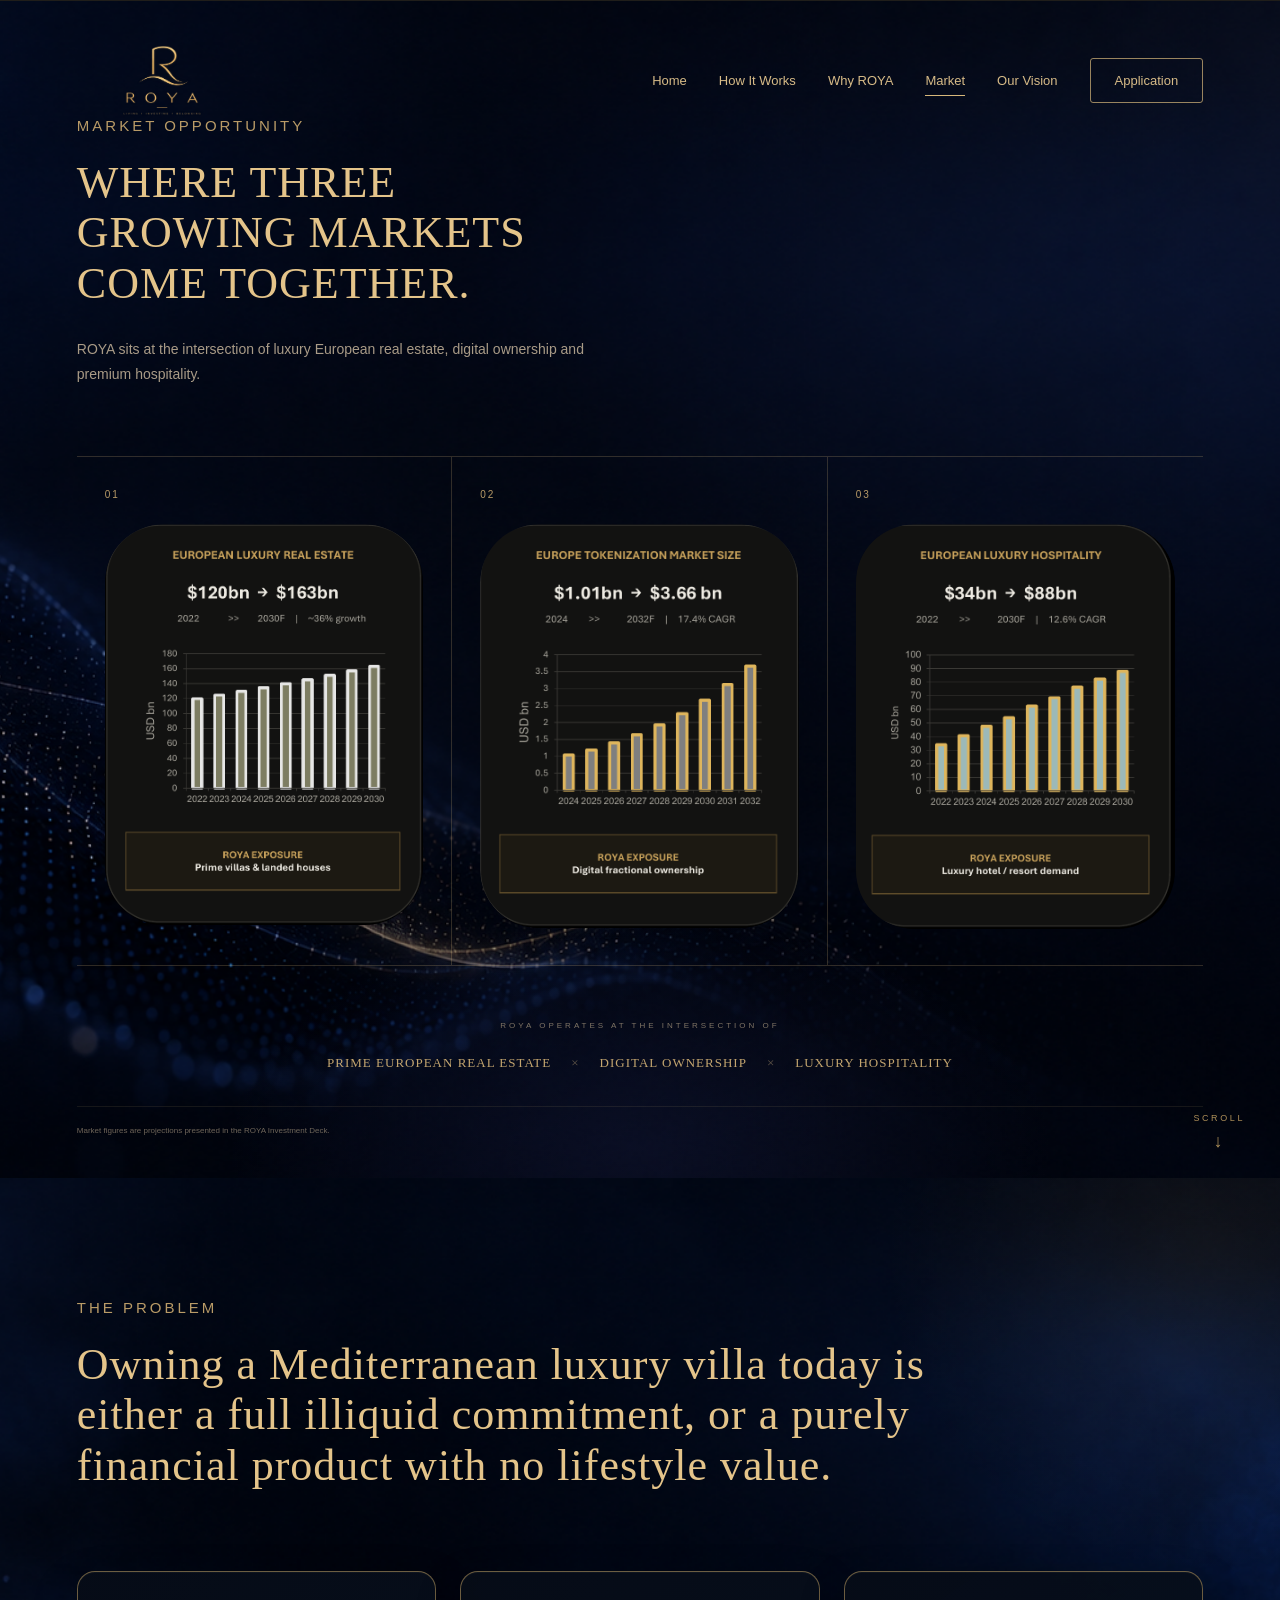
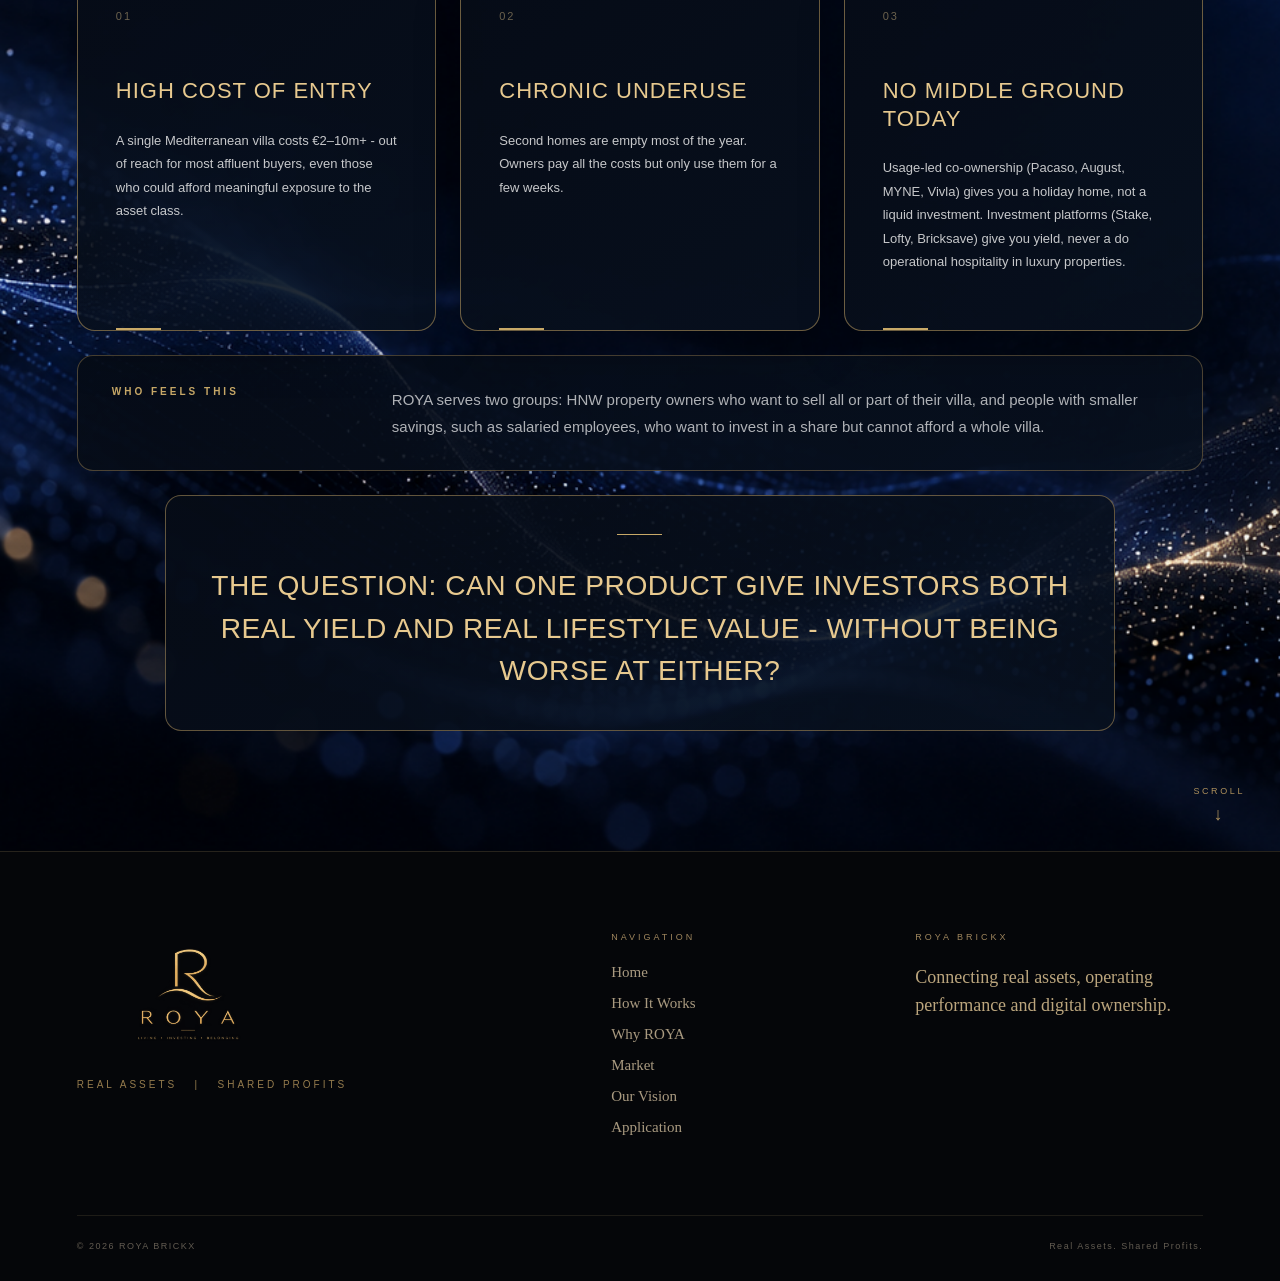
<file: market.html>
<!DOCTYPE html>

<html lang="en">
<head>
<meta charset="utf-8"/>
<meta content="width=device-width, initial-scale=1.0" name="viewport"/>
<meta content="ROYA BRICKX - Real Assets. Shared Profits." name="description"/>
<title>Market Opportunity | ROYA BRICKX</title>
<link href="css/style.css" rel="stylesheet"/>


<style id="roya-scroll-style">
        html { scroll-behavior: smooth; }
        main > section { position: relative; }
        .scroll-indicator {
            position: absolute; right: 34px; bottom: 28px; z-index: 50;
            display: inline-flex; align-items: center; gap: 9px;
            color: #d2ad69; text-decoration: none;
            font-family: Arial, Helvetica, sans-serif; font-size: 9px; font-weight: 500;
            letter-spacing: 2.6px; opacity: .82; transition: opacity .25s ease;
        }
        .scroll-indicator:hover { opacity: 1; }
        .scroll-indicator .scroll-arrow {
            display: inline-block; font-size: 18px; line-height: 1;
            animation: royaScroll 1.5s ease-in-out infinite;
        }
        @keyframes royaScroll {
            0%,100% { transform: translateY(-2px); opacity: .5; }
            50% { transform: translateY(5px); opacity: 1; }
        }
        @media (max-width: 600px) {
            .scroll-indicator { right: 18px; bottom: 18px; font-size: 8px; letter-spacing: 2px; }
            .scroll-indicator .scroll-arrow { font-size: 16px; }
        }
    </style>
</head>
<body>
<header class="header">
<div class="container navbar">
<!-- Logo -->
<a aria-label="ROYA Home" class="logo" href="index.html">
<img alt="ROYA" class="header-logo" src="assets/logo/logo.png"/>
</a>
<!-- Navigation -->
<nav class="nav-menu" id="navMenu">
<a class="nav-link" href="index.html">
                    Home
                </a>
<a class="nav-link" href="how-it-works.html">
                    How It Works
                </a>
<a class="nav-link" href="why-roya.html">
                    Why ROYA
                </a>
<a class="nav-link active" href="market.html">
                    Market
                </a>
<a class="nav-link" href="vision.html">
                    Our Vision
                </a>
<a class="nav-link application-link" href="application.html">
                    Application
                </a>
</nav>
<!-- Mobile Menu Button -->
<button aria-controls="navMenu" aria-expanded="false" aria-label="Open navigation menu" class="menu-toggle" id="menuToggle" type="button">
<span></span>
<span></span>
<span></span>
</button>
</div>
</header>
<main>
<section class="market bg-back4" id="market">
<div class="market-glow"></div>
<div class="container">
<!-- HEADING -->
<div class="market-heading">
<p class="market-label">
                MARKET OPPORTUNITY
            </p>
<h2>
                WHERE THREE<br/>
                GROWING MARKETS<br/>
                COME TOGETHER.
            </h2>
<p class="market-intro">
                ROYA sits at the intersection of luxury
                European real estate, digital ownership
                and premium hospitality.
            </p>
</div>
<!-- MARKET IMAGES -->
<div class="market-grid market-image-grid">
<!-- 01 — LUXURY REAL ESTATE -->
<article class="market-image-card">
<span class="market-number">01</span>
<img alt="European Luxury Real Estate market growth projection" class="market-chart-image" src="assets/images/luxury-real-estate.png"/>
</article>
<!-- 02 — TOKENIZATION MARKET -->
<article class="market-image-card">
<span class="market-number">02</span>
<img alt="Europe Real Estate Tokenization market growth projection" class="market-chart-image" src="assets/images/tokenization-market.png"/>
</article>
<!-- 03 — LUXURY HOSPITALITY -->
<article class="market-image-card">
<span class="market-number">03</span>
<img alt="European Luxury Hospitality market growth projection" class="market-chart-image" src="assets/images/luxury-hospitality.png"/>
</article>
</div>
<!-- INTERSECTION -->
<div class="market-intersection">
<p class="market-intersection-label">
                ROYA OPERATES AT THE INTERSECTION OF
            </p>
<div class="market-intersection-items">
<span>
                    PRIME EUROPEAN REAL ESTATE
                </span>
<span class="market-x">×</span>
<span>
                    DIGITAL OWNERSHIP
                </span>
<span class="market-x">×</span>
<span>
                    LUXURY HOSPITALITY
                </span>
</div>
</div>
<!-- SOURCE -->
<p class="market-source">
            Market figures are projections presented in the ROYA Investment Deck.
        </p>
</div>

<a aria-label="Scroll down" class="scroll-indicator" href="#problem"><span>SCROLL</span><span class="scroll-arrow">↓</span></a></section>
<section class="problem bg-back2" id="problem">
<div class="problem-glow"></div>
<div class="container">
<!-- HEADING -->
<div class="problem-heading">
<p class="problem-label">
                THE PROBLEM
            </p>
<h2>
                Owning a Mediterranean luxury villa today is either
                a full illiquid commitment, or a purely financial
                product with no lifestyle value.
            </h2>
</div>
<!-- PROBLEMS -->
<div class="problem-grid">
<!-- 01 -->
<article class="problem-card">
<span class="problem-number">01</span>
<h3>
                    HIGH COST OF ENTRY
                </h3>
<p>
                    A single Mediterranean villa costs €2–10m+ -
                    out of reach for most affluent buyers, even those
                    who could afford meaningful exposure to the
                    asset class.
                </p>
<div class="problem-line"></div>
</article>
<!-- 02 -->
<article class="problem-card">
<span class="problem-number">02</span>
<h3>
                    CHRONIC UNDERUSE
                </h3>
<p>
                    Second homes are empty most of the year.
                    Owners pay all the costs but only use them
                    for a few weeks.
                </p>
<div class="problem-line"></div>
</article>
<!-- 03 -->
<article class="problem-card">
<span class="problem-number">03</span>
<h3>
                    NO MIDDLE GROUND TODAY
                </h3>
<p>
                    Usage-led co-ownership (Pacaso, August, MYNE, Vivla)
                    gives you a holiday home, not a liquid investment.
                    Investment platforms (Stake, Lofty, Bricksave)
                    give you yield, never a do operational hospitality
                    in luxury properties.
                </p>
<div class="problem-line"></div>
</article>
</div>
<!-- WHO FEELS THIS -->
<div class="problem-audience">
<p class="problem-audience-label">
                WHO FEELS THIS
            </p>
<p class="problem-audience-text">
                ROYA serves two groups: HNW property owners who want
                to sell all or part of their villa, and people with
                smaller savings, such as salaried employees, who want
                to invest in a share but cannot afford a whole villa.
            </p>
</div>
<!-- QUESTION -->
<div class="problem-question">
<p>
                THE QUESTION: CAN ONE PRODUCT GIVE INVESTORS BOTH
                REAL YIELD AND REAL LIFESTYLE VALUE - WITHOUT BEING
                WORSE AT EITHER?
            </p>
</div>
</div>
<a aria-label="Scroll down" class="scroll-indicator" href="#page-footer"><span>SCROLL</span><span class="scroll-arrow">↓</span></a></section>
</main>
<footer class="footer" id="page-footer">
<div class="container footer-content">
<!-- Brand -->
<div class="footer-brand">
<a class="footer-logo-link" href="index.html">
<img alt="ROYA" class="footer-logo-img" src="assets/logo/logo.png"/>
</a>
<p class="footer-tagline">
        REAL ASSETS   |   SHARED PROFITS
    </p>
</div>
<!-- Navigation -->
<div class="footer-nav">
<p class="footer-heading">
                NAVIGATION
            </p>
<a href="index.html">
                Home
            </a>
<a href="how-it-works.html">
                How It Works
            </a>
<a href="why-roya.html">
                Why ROYA
            </a>
<a href="market.html">
                Market
            </a>
<a href="vision.html">
                Our Vision
            </a>
<a href="application.html">
                Application
            </a>
</div>
<!-- Statement -->
<div class="footer-statement">
<p class="footer-heading">
                ROYA BRICKX
            </p>
<p class="footer-description">
                Connecting real assets,
                operating performance
                and digital ownership.
            </p>
</div>
</div>
<!-- Bottom -->
<div class="container footer-bottom">
<p>
            © 2026 ROYA BRICKX
        </p>
<p>
            Real Assets. Shared Profits.
        </p>
</div>
</footer>
<script src="js/script.js"></script>
</body>
</html>
</file>
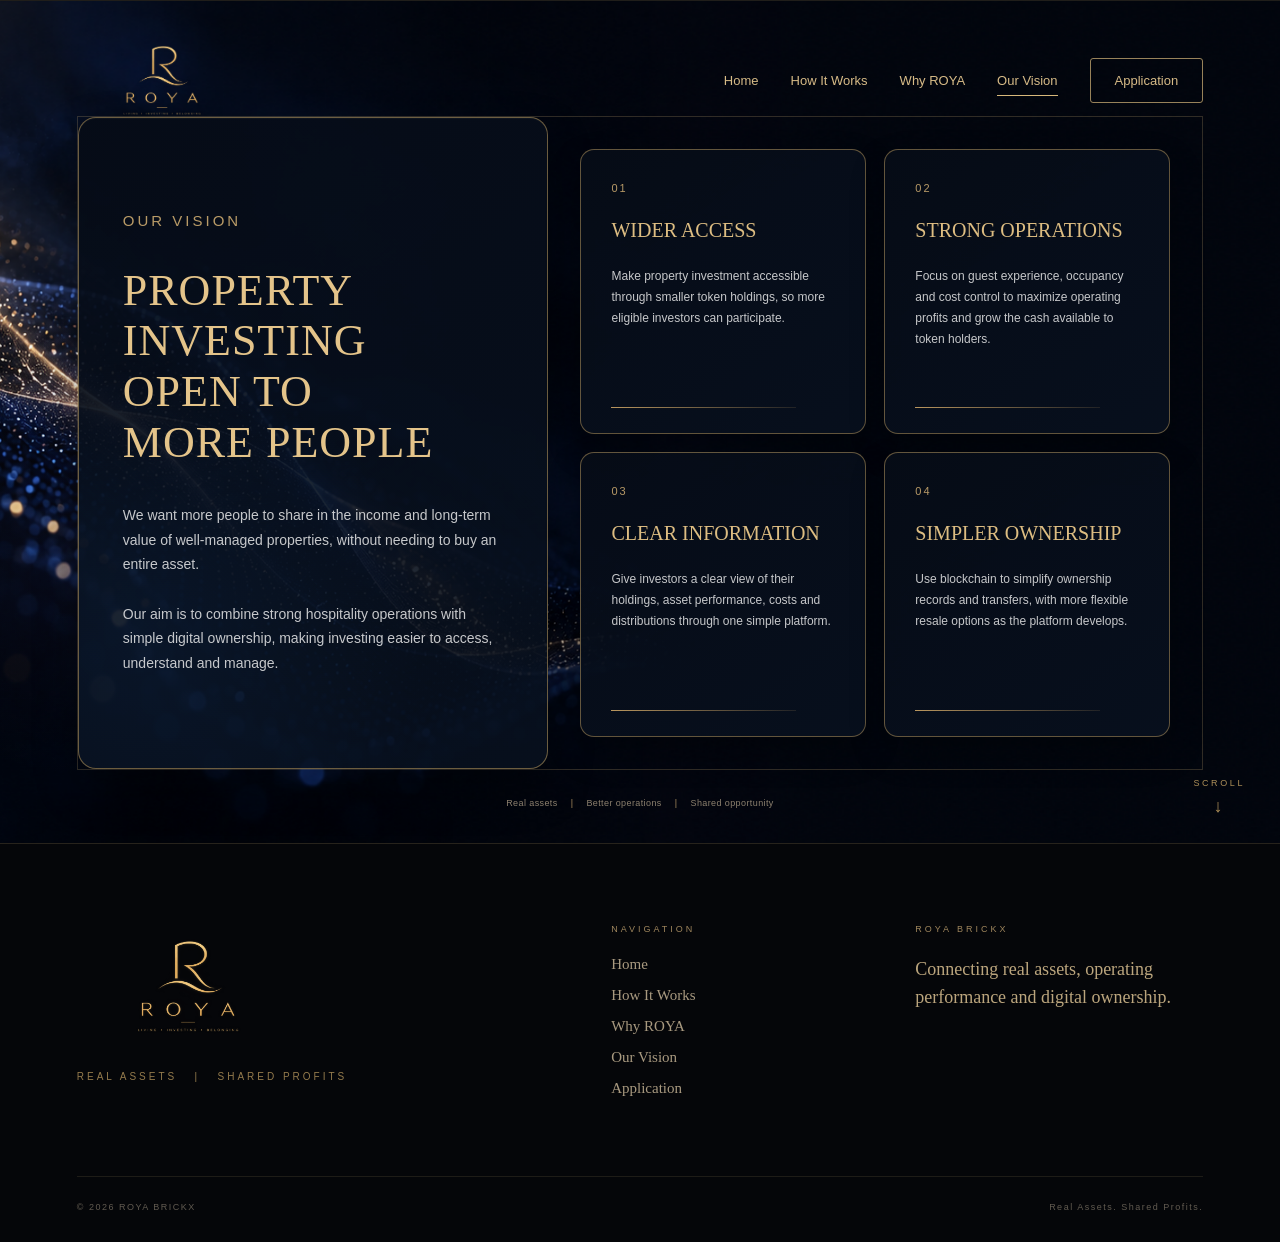
<file: vision.html>
<!DOCTYPE html>

<html lang="en">
<head>
<meta charset="utf-8"/>
<meta content="width=device-width, initial-scale=1.0" name="viewport"/>
<meta content="ROYA BRICKX - Real Assets. Shared Profits." name="description"/>
<title>Our Vision | ROYA BRICKX</title>
<link href="css/style.css" rel="stylesheet"/>


<style id="roya-scroll-style">
        html { scroll-behavior: smooth; }
        main > section { position: relative; }
        .scroll-indicator {
            position: absolute; right: 34px; bottom: 28px; z-index: 50;
            display: inline-flex; align-items: center; gap: 9px;
            color: #d2ad69; text-decoration: none;
            font-family: Arial, Helvetica, sans-serif; font-size: 9px; font-weight: 500;
            letter-spacing: 2.6px; opacity: .82; transition: opacity .25s ease;
        }
        .scroll-indicator:hover { opacity: 1; }
        .scroll-indicator .scroll-arrow {
            display: inline-block; font-size: 18px; line-height: 1;
            animation: royaScroll 1.5s ease-in-out infinite;
        }
        @keyframes royaScroll {
            0%,100% { transform: translateY(-2px); opacity: .5; }
            50% { transform: translateY(5px); opacity: 1; }
        }
        @media (max-width: 600px) {
            .scroll-indicator { right: 18px; bottom: 18px; font-size: 8px; letter-spacing: 2px; }
            .scroll-indicator .scroll-arrow { font-size: 16px; }
        }
    </style>
</head>
<body>
<header class="header">
<div class="container navbar">
<!-- Logo -->
<a aria-label="ROYA Home" class="logo" href="index.html">
<img alt="ROYA" class="header-logo" src="assets/logo/logo.png"/>
</a>
<!-- Navigation -->
<nav class="nav-menu" id="navMenu">
<a class="nav-link" href="index.html">
                    Home
                </a>
<a class="nav-link" href="how-it-works.html">
                    How It Works
                </a>
<a class="nav-link" href="why-roya.html">
                    Why ROYA
                </a>

<a class="nav-link active" href="vision.html">
                    Our Vision
                </a>
<a class="nav-link application-link" href="application.html">
                    Application
                </a>
</nav>
<!-- Mobile Menu Button -->
<button aria-controls="navMenu" aria-expanded="false" aria-label="Open navigation menu" class="menu-toggle" id="menuToggle" type="button">
<span></span>
<span></span>
<span></span>
</button>
</div>
</header>
<main>
<section class="vision-original bg-back3" id="vision">
<div class="vision-original-glow"></div>
<div class="container vision-original-layout">
<!-- LEFT SIDE -->
<div class="vision-original-intro">
<p class="vision-original-label">
                OUR VISION
            </p>
<h2 class="vision-original-title">
                PROPERTY INVESTING
                <br/>
                OPEN TO
                <br/>
                MORE PEOPLE
            </h2>
<p class="vision-original-text">
                We want more people to share in the
                income and long-term value of
                well-managed properties, without
                needing to buy an entire asset.
            </p>
<p class="vision-original-text">
                Our aim is to combine strong
                hospitality operations with simple
                digital ownership, making investing
                easier to access, understand and
                manage.
            </p>
</div>
<!-- RIGHT SIDE -->
<div class="vision-original-cards">
<!-- 01 -->
<article class="vision-original-card">
<span class="vision-original-number">01</span>
<h3>WIDER ACCESS</h3>
<p>
                    Make property investment accessible
                    through smaller token holdings, so
                    more eligible investors can participate.
                </p>
<span class="vision-original-line"></span>
</article>
<!-- 02 -->
<article class="vision-original-card">
<span class="vision-original-number">02</span>
<h3>STRONG OPERATIONS</h3>
<p>
                    Focus on guest experience, occupancy
                    and cost control to maximize operating
                    profits and grow the cash available
                    to token holders.
                </p>
<span class="vision-original-line"></span>
</article>
<!-- 03 -->
<article class="vision-original-card">
<span class="vision-original-number">03</span>
<h3>CLEAR INFORMATION</h3>
<p>
                    Give investors a clear view of their
                    holdings, asset performance, costs
                    and distributions through one
                    simple platform.
                </p>
<span class="vision-original-line"></span>
</article>
<!-- 04 -->
<article class="vision-original-card">
<span class="vision-original-number">04</span>
<h3>SIMPLER OWNERSHIP</h3>
<p>
                    Use blockchain to simplify ownership
                    records and transfers, with more
                    flexible resale options as the
                    platform develops.
                </p>
<span class="vision-original-line"></span>
</article>
</div>
</div>
<div class="container vision-original-footer">
<span>Real assets</span>
<span class="vision-footer-divider">|</span>
<span>Better operations</span>
<span class="vision-footer-divider">|</span>
<span>Shared opportunity</span>
</div>

<a aria-label="Scroll down" class="scroll-indicator" href="#page-footer"><span>SCROLL</span><span class="scroll-arrow">↓</span></a></section>
</main>
<footer class="footer" id="page-footer">
<div class="container footer-content">
<!-- Brand -->
<div class="footer-brand">
<a class="footer-logo-link" href="index.html">
<img alt="ROYA" class="footer-logo-img" src="assets/logo/logo.png"/>
</a>
<p class="footer-tagline">
        REAL ASSETS   |   SHARED PROFITS
    </p>
</div>
<!-- Navigation -->
<div class="footer-nav">
<p class="footer-heading">
                NAVIGATION
            </p>
<a href="index.html">
                Home
            </a>
<a href="how-it-works.html">
                How It Works
            </a>
<a href="why-roya.html">
                Why ROYA
            </a>

<a href="vision.html">
                Our Vision
            </a>
<a href="application.html">
                Application
            </a>
</div>
<!-- Statement -->
<div class="footer-statement">
<p class="footer-heading">
                ROYA BRICKX
            </p>
<p class="footer-description">
                Connecting real assets,
                operating performance
                and digital ownership.
            </p>
</div>
</div>
<!-- Bottom -->
<div class="container footer-bottom">
<p>
            © 2026 ROYA BRICKX
        </p>
<p>
            Real Assets. Shared Profits.
        </p>
</div>
</footer>
<script src="js/script.js"></script>
</body>
</html>
</file>
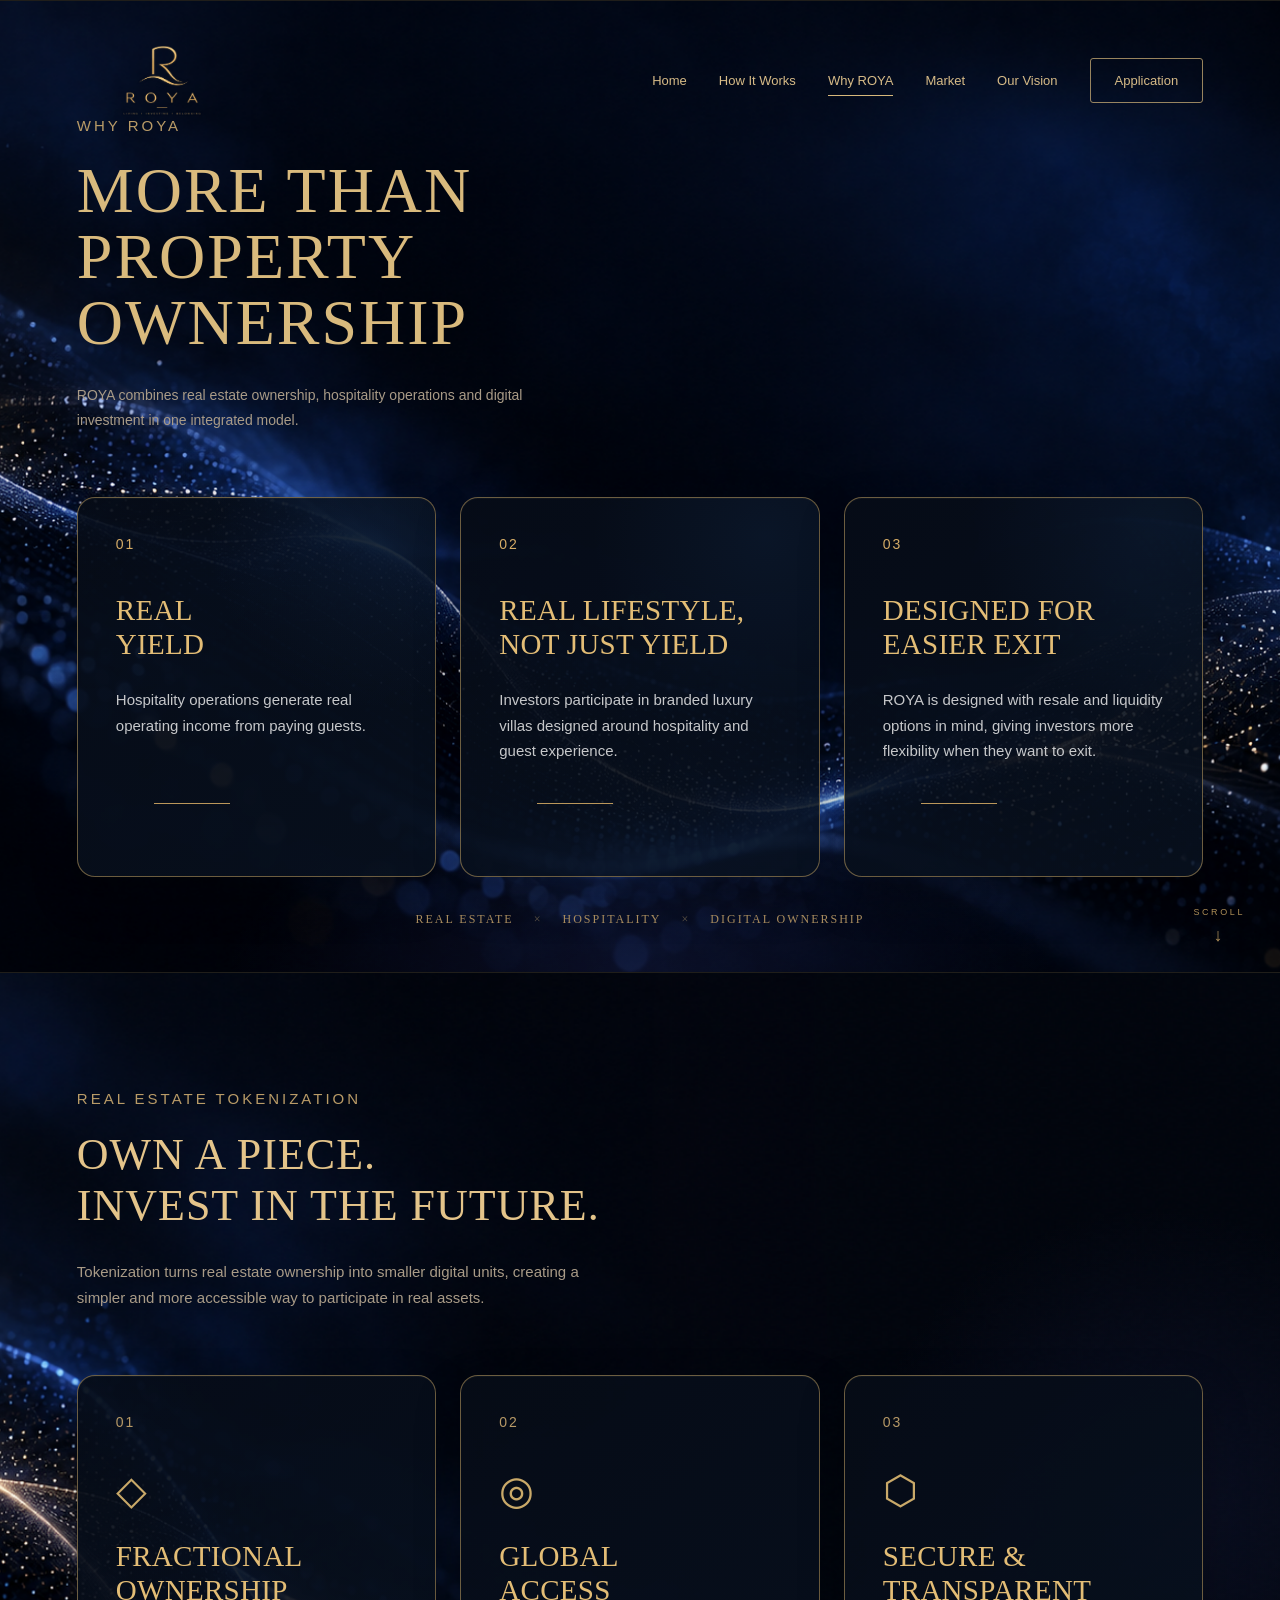
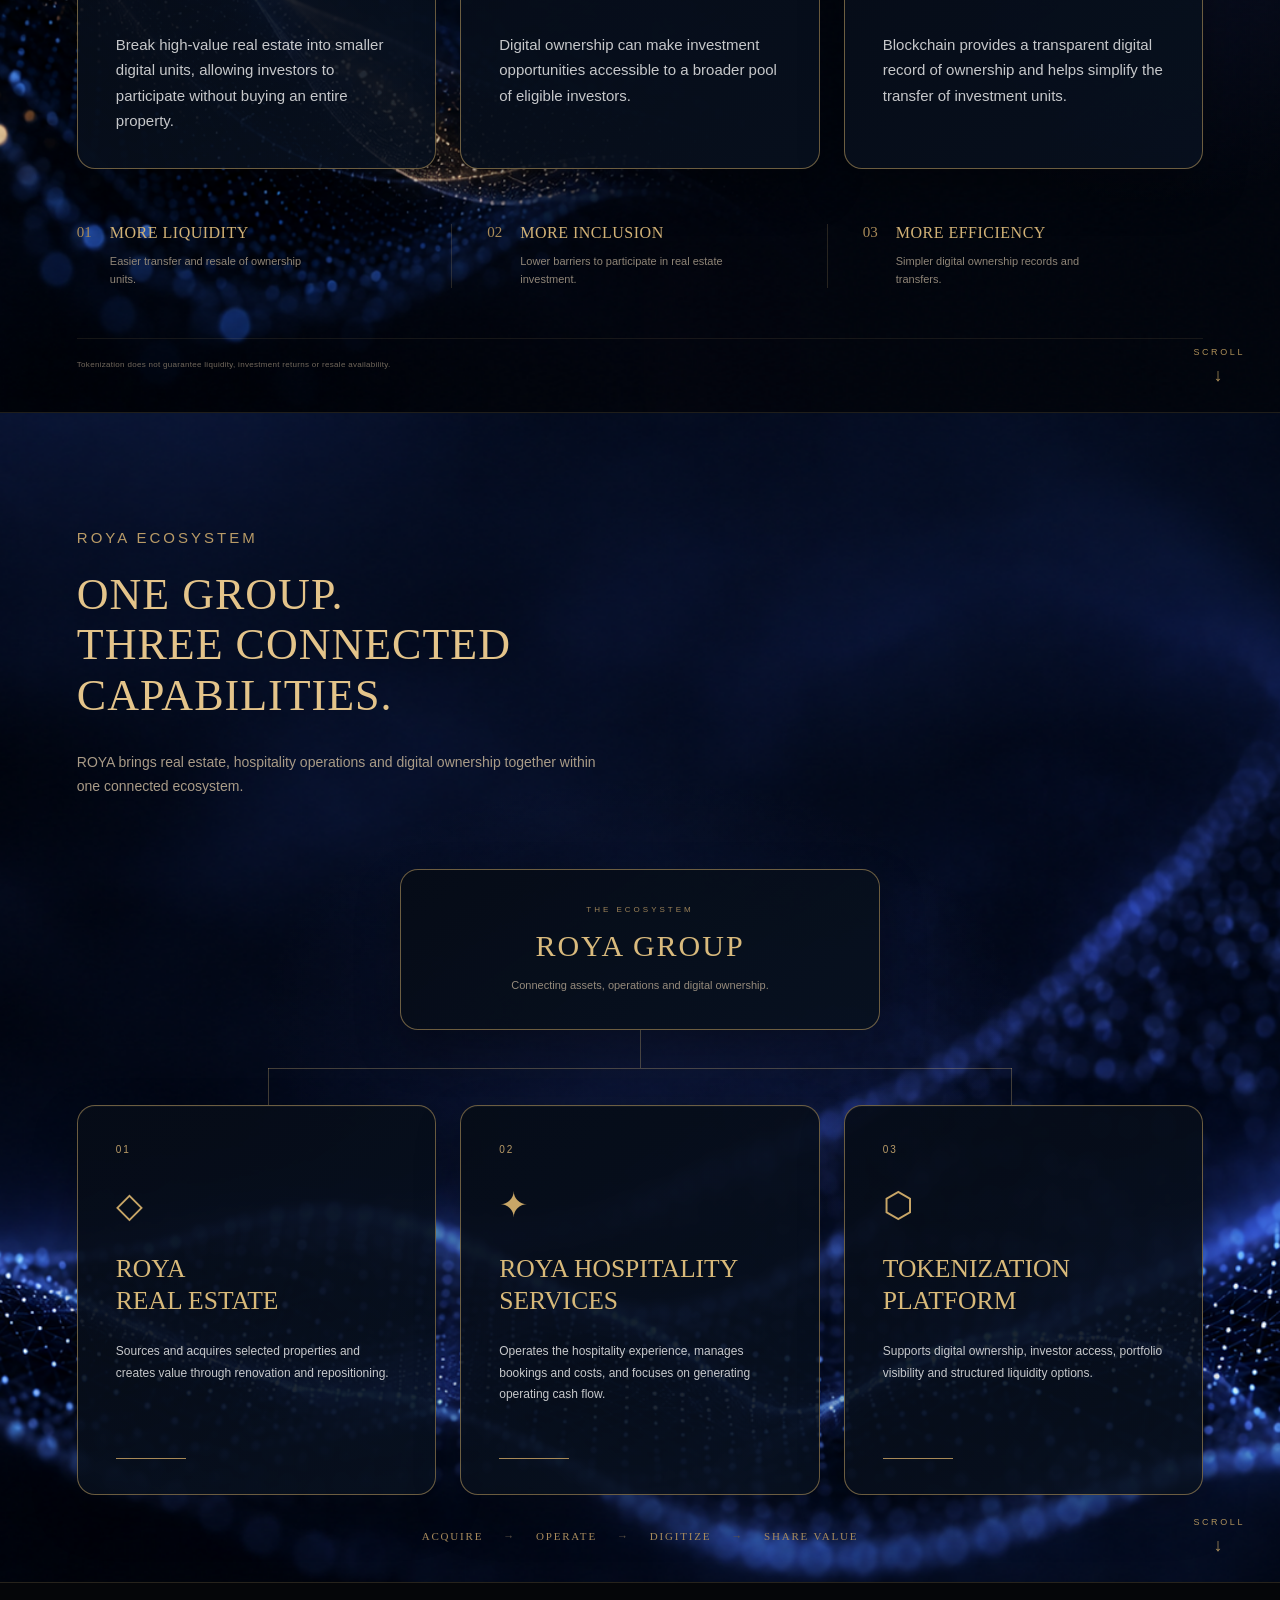
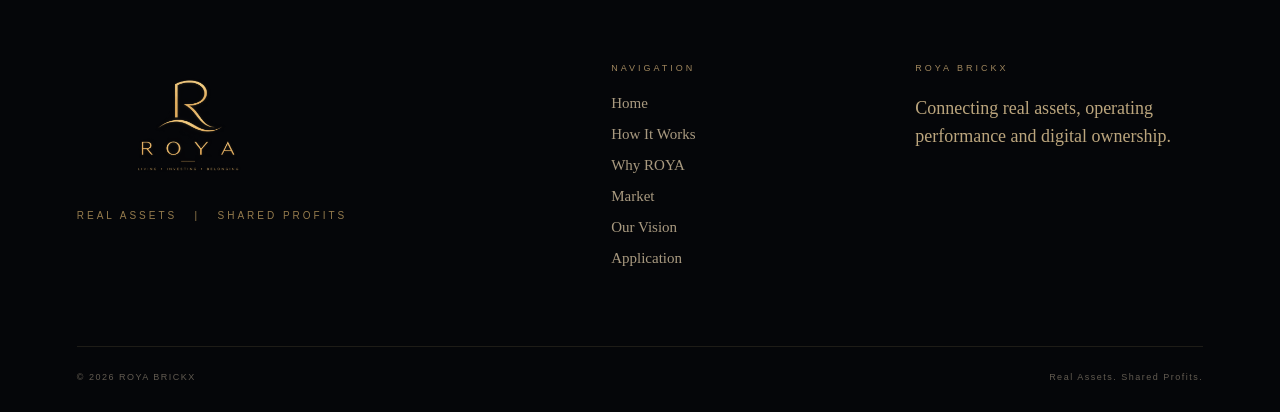
<file: why-roya-old.html>
<!DOCTYPE html>

<html lang="en">
<head>
<meta charset="utf-8"/>
<meta content="width=device-width, initial-scale=1.0" name="viewport"/>
<meta content="ROYA BRICKX - Real Assets. Shared Profits." name="description"/>
<title>Why ROYA | ROYA BRICKX</title>
<link href="css/style.css" rel="stylesheet"/>


<style id="roya-scroll-style">
        html { scroll-behavior: smooth; }
        main > section { position: relative; }
        .scroll-indicator {
            position: absolute; right: 34px; bottom: 28px; z-index: 50;
            display: inline-flex; align-items: center; gap: 9px;
            color: #d2ad69; text-decoration: none;
            font-family: Arial, Helvetica, sans-serif; font-size: 9px; font-weight: 500;
            letter-spacing: 2.6px; opacity: .82; transition: opacity .25s ease;
        }
        .scroll-indicator:hover { opacity: 1; }
        .scroll-indicator .scroll-arrow {
            display: inline-block; font-size: 18px; line-height: 1;
            animation: royaScroll 1.5s ease-in-out infinite;
        }
        @keyframes royaScroll {
            0%,100% { transform: translateY(-2px); opacity: .5; }
            50% { transform: translateY(5px); opacity: 1; }
        }
        @media (max-width: 600px) {
            .scroll-indicator { right: 18px; bottom: 18px; font-size: 8px; letter-spacing: 2px; }
            .scroll-indicator .scroll-arrow { font-size: 16px; }
        }
    </style>
</head>
<body>
<header class="header">
<div class="container navbar">
<!-- Logo -->
<a aria-label="ROYA Home" class="logo" href="index.html">
<img alt="ROYA" class="header-logo" src="assets/logo/logo.png"/>
</a>
<!-- Navigation -->
<nav class="nav-menu" id="navMenu">
<a class="nav-link" href="index.html">
                    Home
                </a>
<a class="nav-link" href="how-it-works.html">
                    How It Works
                </a>
<a class="nav-link active" href="why-roya.html">
                    Why ROYA
                </a>
<a class="nav-link" href="market.html">
                    Market
                </a>
<a class="nav-link" href="vision.html">
                    Our Vision
                </a>
<a class="nav-link application-link" href="application.html">
                    Application
                </a>
</nav>
<!-- Mobile Menu Button -->
<button aria-controls="navMenu" aria-expanded="false" aria-label="Open navigation menu" class="menu-toggle" id="menuToggle" type="button">
<span></span>
<span></span>
<span></span>
</button>
</div>
</header>
<main>
<section class="why-roya bg-back2" id="why-roya">
<div class="why-roya-glow"></div>
<div class="container">
<div class="why-roya-heading">
<p class="why-roya-label">
                WHY ROYA
            </p>
<h2>
                MORE THAN<br/>
                PROPERTY<br/>
                OWNERSHIP
            </h2>
<p class="why-roya-intro">
                ROYA combines real estate ownership,
                hospitality operations and digital
                investment in one integrated model.
            </p>
</div>
<div class="why-roya-grid">
<!-- 01 -->
<article class="why-roya-card">
<span class="why-roya-number">01</span>
<h3>
                    REAL<br/>
                    YIELD
                </h3>
<p>
                    Hospitality operations generate
                    real operating income from
                    paying guests.
                </p>
<span class="why-roya-line"></span>
</article>
<!-- 02 -->
<article class="why-roya-card">
<span class="why-roya-number">02</span>
<h3>
                    REAL LIFESTYLE,<br/>
                    NOT JUST YIELD
                </h3>
<p>
                    Investors participate in
                    branded luxury villas designed
                    around hospitality and guest
                    experience.
                </p>
<span class="why-roya-line"></span>
</article>
<!-- 03 -->
<article class="why-roya-card">
<span class="why-roya-number">03</span>
<h3>
                    DESIGNED FOR<br/>
                    EASIER EXIT
                </h3>
<p>
                    ROYA is designed with resale
                    and liquidity options in mind,
                    giving investors more flexibility
                    when they want to exit.
                </p>
<span class="why-roya-line"></span>
</article>
</div>
<div class="why-roya-statement">
<span>REAL ESTATE</span>
<span class="why-roya-divider">×</span>
<span>HOSPITALITY</span>
<span class="why-roya-divider">×</span>
<span>DIGITAL OWNERSHIP</span>
</div>
</div>

<a aria-label="Scroll down" class="scroll-indicator" href="#tokenization"><span>SCROLL</span><span class="scroll-arrow">↓</span></a></section>
<section class="tokenization bg-back3" id="tokenization">
<div class="tokenization-glow"></div>
<div class="container">
<!-- Heading -->
<div class="tokenization-heading">
<p class="tokenization-label">
                REAL ESTATE TOKENIZATION
            </p>
<h2>
                OWN A PIECE.<br/>
                INVEST IN THE FUTURE.
            </h2>
<p class="tokenization-intro">
                Tokenization turns real estate ownership
                into smaller digital units, creating a
                simpler and more accessible way to
                participate in real assets.
            </p>
</div>
<!-- Main Benefits -->
<div class="tokenization-grid">
<!-- 01 -->
<article class="tokenization-card">
<span class="tokenization-number">01</span>
<div class="tokenization-icon">
                    ◇
                </div>
<h3>
                    FRACTIONAL<br/>
                    OWNERSHIP
                </h3>
<p>
                    Break high-value real estate into
                    smaller digital units, allowing
                    investors to participate without
                    buying an entire property.
                </p>
</article>
<!-- 02 -->
<article class="tokenization-card">
<span class="tokenization-number">02</span>
<div class="tokenization-icon">
                    ◎
                </div>
<h3>
                    GLOBAL<br/>
                    ACCESS
                </h3>
<p>
                    Digital ownership can make
                    investment opportunities accessible
                    to a broader pool of eligible
                    investors.
                </p>
</article>
<!-- 03 -->
<article class="tokenization-card">
<span class="tokenization-number">03</span>
<div class="tokenization-icon">
                    ⬡
                </div>
<h3>
                    SECURE &amp;<br/>
                    TRANSPARENT
                </h3>
<p>
                    Blockchain provides a transparent
                    digital record of ownership and
                    helps simplify the transfer of
                    investment units.
                </p>
</article>
</div>
<!-- Bottom Benefits -->
<div class="tokenization-benefits">
<div class="tokenization-benefit">
<span>01</span>
<div>
<h4>MORE LIQUIDITY</h4>
<p>
                        Easier transfer and resale
                        of ownership units.
                    </p>
</div>
</div>
<div class="tokenization-benefit">
<span>02</span>
<div>
<h4>MORE INCLUSION</h4>
<p>
                        Lower barriers to participate
                        in real estate investment.
                    </p>
</div>
</div>
<div class="tokenization-benefit">
<span>03</span>
<div>
<h4>MORE EFFICIENCY</h4>
<p>
                        Simpler digital ownership
                        records and transfers.
                    </p>
</div>
</div>
</div>
<p class="tokenization-note">
            Tokenization does not guarantee liquidity,
            investment returns or resale availability.
        </p>
</div>
<a aria-label="Scroll down" class="scroll-indicator" href="#ecosystem"><span>SCROLL</span><span class="scroll-arrow">↓</span></a></section>
<section class="ecosystem bg-back1" id="ecosystem">
<div class="ecosystem-glow"></div>
<div class="container">
<div class="ecosystem-heading">
<p class="ecosystem-label">
                ROYA ECOSYSTEM
            </p>
<h2>
                ONE GROUP.<br/>
                THREE CONNECTED<br/>
                CAPABILITIES.
            </h2>
<p class="ecosystem-intro">
                ROYA brings real estate, hospitality
                operations and digital ownership together
                within one connected ecosystem.
            </p>
</div>
<div class="ecosystem-system">
<!-- ROYA GROUP -->
<div class="ecosystem-group">
<span class="ecosystem-group-small">
                    THE ECOSYSTEM
                </span>
<h3>ROYA GROUP</h3>
<p>
                    Connecting assets, operations
                    and digital ownership.
                </p>
</div>
<!-- CONNECTION -->
<div class="ecosystem-connector">
<span></span>
</div>
<!-- THREE DIVISIONS -->
<div class="ecosystem-grid">
<!-- REAL ESTATE -->
<article class="ecosystem-card">
<span class="ecosystem-number">
                        01
                    </span>
<div class="ecosystem-icon">
                        ◇
                    </div>
<h3>
                        ROYA<br/>
                        REAL ESTATE
                    </h3>
<p>
                        Sources and acquires selected
                        properties and creates value
                        through renovation and
                        repositioning.
                    </p>
<span class="ecosystem-card-line"></span>
</article>
<!-- HOSPITALITY -->
<article class="ecosystem-card">
<span class="ecosystem-number">
                        02
                    </span>
<div class="ecosystem-icon">
                        ✦
                    </div>
<h3>
                        ROYA HOSPITALITY<br/>
                        SERVICES
                    </h3>
<p>
                        Operates the hospitality
                        experience, manages bookings
                        and costs, and focuses on
                        generating operating cash flow.
                    </p>
<span class="ecosystem-card-line"></span>
</article>
<!-- PLATFORM -->
<article class="ecosystem-card">
<span class="ecosystem-number">
                        03
                    </span>
<div class="ecosystem-icon">
                        ⬡
                    </div>
<h3>
                        TOKENIZATION<br/>
                        PLATFORM
                    </h3>
<p>
                        Supports digital ownership,
                        investor access, portfolio
                        visibility and structured
                        liquidity options.
                    </p>
<span class="ecosystem-card-line"></span>
</article>
</div>
</div>
<div class="ecosystem-flow">
<span>ACQUIRE</span>
<span class="ecosystem-arrow">→</span>
<span>OPERATE</span>
<span class="ecosystem-arrow">→</span>
<span>DIGITIZE</span>
<span class="ecosystem-arrow">→</span>
<span>SHARE VALUE</span>
</div>
</div>
<a aria-label="Scroll down" class="scroll-indicator" href="#page-footer"><span>SCROLL</span><span class="scroll-arrow">↓</span></a></section>
</main>
<footer class="footer" id="page-footer">
<div class="container footer-content">
<!-- Brand -->
<div class="footer-brand">
<a class="footer-logo-link" href="index.html">
<img alt="ROYA" class="footer-logo-img" src="assets/logo/logo.png"/>
</a>
<p class="footer-tagline">
        REAL ASSETS   |   SHARED PROFITS
    </p>
</div>
<!-- Navigation -->
<div class="footer-nav">
<p class="footer-heading">
                NAVIGATION
            </p>
<a href="index.html">
                Home
            </a>
<a href="how-it-works.html">
                How It Works
            </a>
<a href="why-roya.html">
                Why ROYA
            </a>
<a href="market.html">
                Market
            </a>
<a href="vision.html">
                Our Vision
            </a>
<a href="application.html">
                Application
            </a>
</div>
<!-- Statement -->
<div class="footer-statement">
<p class="footer-heading">
                ROYA BRICKX
            </p>
<p class="footer-description">
                Connecting real assets,
                operating performance
                and digital ownership.
            </p>
</div>
</div>
<!-- Bottom -->
<div class="container footer-bottom">
<p>
            © 2026 ROYA BRICKX
        </p>
<p>
            Real Assets. Shared Profits.
        </p>
</div>
</footer>
<script src="js/script.js"></script>
</body>
</html>
</file>
<file: css/style.css>
/* ==================================================
   ROYA BRICKX
   MAIN RESPONSIVE STYLES
================================================== */


/* =========================
   RESET
========================= */

* {
    margin: 0;
    padding: 0;
    box-sizing: border-box;
}

html {
    scroll-behavior: smooth;
}

body {
    min-width: 320px;
    background: #07080c;
    color: #e7c98f;

    font-family:
        Arial,
        Helvetica,
        sans-serif;

    overflow-x: hidden;
}

a {
    color: inherit;
    text-decoration: none;
}

button {
    font: inherit;
}


/* =========================
   CONTAINER
========================= */

.container {
    width: min(1180px, 88%);
    margin: 0 auto;
}


/* =========================
   HEADER
========================= */

.header {
    position: absolute;

    top: 0;
    left: 0;

    width: 100%;

    padding: 28px 0;

    z-index: 100;
}

.navbar {
    display: flex;
    align-items: center;
    justify-content: space-between;
}


/* =========================
   LOGO
========================= */

.logo {
    display: flex;
    align-items: center;

    gap: 14px;

    color: #e4c48a;

    z-index: 110;
}

.logo-symbol {
    font-family:
        Georgia,
        "Times New Roman",
        serif;

    font-size: clamp(38px, 3.2vw, 48px);

    font-weight: 300;

    line-height: 1;
}

.logo-text {
    font-size: clamp(13px, 1.2vw, 17px);

    letter-spacing: clamp(4px, 0.5vw, 7px);

    white-space: nowrap;
}


/* =========================
   NAVIGATION
========================= */

.nav-menu {
    display: flex;
    align-items: center;

    gap: clamp(22px, 2.5vw, 38px);
}

.nav-link {
    position: relative;

    font-size: 13px;

    color: #d7bb87;

    transition: color 0.3s ease;
}

.nav-link:hover {
    color: #f1d6a2;
}

.nav-link.active::after {
    content: "";

    position: absolute;

    left: 0;
    bottom: -8px;

    width: 100%;
    height: 1px;

    background: #d7b87b;
}

.application-link {
    padding: 14px 24px;

    border:
        1px solid
        rgba(215, 184, 123, 0.7);

    border-radius: 3px;
}


/* =========================
   HAMBURGER
========================= */

.menu-toggle {
    display: none;

    width: 42px;
    height: 42px;

    padding: 8px;

    background: transparent;

    border: none;

    cursor: pointer;

    z-index: 110;
}

.menu-toggle span {
    display: block;

    width: 25px;
    height: 1px;

    margin: 6px auto;

    background: #e4c48a;

    transition:
        transform 0.3s ease,
        opacity 0.3s ease;
}


/* =========================
   HERO
========================= */

.hero {
    position: relative;

    min-height: 100vh;
    min-height: 100svh;

    display: flex;
    align-items: center;

    overflow: hidden;

    background-image:
        url("../assets/images/Background.png");

    background-size: cover;

    background-position: center center;

    background-repeat: no-repeat;
}


/* =========================
   HERO OVERLAY
========================= */

.hero-overlay {
    position: absolute;

    inset: 0;

    z-index: 1;

    pointer-events: none;

    background:
        linear-gradient(
            90deg,
            rgba(4, 5, 9, 0.32) 0%,
            rgba(4, 5, 9, 0.16) 37%,
            rgba(4, 5, 9, 0.04) 70%,
            rgba(4, 5, 9, 0.02) 100%
        );
}


/* =========================
   HERO CONTENT
========================= */

.hero-content {
    position: relative;

    z-index: 5;

    padding-top: clamp(70px, 8vh, 110px);
}

.hero-eyebrow {
    margin-bottom: clamp(20px, 3vh, 30px);

    font-size: clamp(10px, 0.9vw, 13px);

    letter-spacing: clamp(2px, 0.3vw, 4px);

    color: #caae7c;
}

.hero-eyebrow span {
    margin: 0 8px;

    opacity: 0.7;
}


/* =========================
   HERO TITLE
========================= */

.hero-title {
    max-width: 850px;

    margin-bottom: clamp(22px, 3vh, 32px);

    font-family:
        Georgia,
        "Times New Roman",
        serif;

    font-size: clamp(46px, 5vw, 78px);

    font-weight: 400;

    line-height: 1.12;

    letter-spacing: clamp(1px, 0.2vw, 3px);

    color: #e8c993;
}


/* =========================
   HERO DESCRIPTION
========================= */

.hero-description {
    margin-bottom: clamp(26px, 4vh, 36px);

    font-size: clamp(14px, 1.05vw, 16px);

    line-height: 1.7;

    color: #d2bc94;
}


/* =========================
   HERO BUTTON
========================= */

.hero-button {
    display: inline-flex;

    align-items: center;
    justify-content: center;

    min-height: 52px;

    padding: 15px 25px;

    color: #17130d;

    background:
        linear-gradient(
            135deg,
            #e7c98f,
            #c49c5e
        );

    border-radius: 3px;

    font-size: 13px;

    transition:
        transform 0.3s ease,
        box-shadow 0.3s ease;
}

.hero-button:hover {
    transform: translateY(-2px);

    box-shadow:
        0 8px 30px
        rgba(211, 175, 111, 0.2);
}


/* =========================
   HERO FEATURES
========================= */

.hero-features {
    position: absolute;

    right: 6%;
    bottom: 32px;

    z-index: 5;

    display: flex;
    align-items: center;

    gap: 12px;

    font-size: clamp(9px, 0.8vw, 11px);

    color: #c7ad7e;
}

.separator {
    opacity: 0.5;
}


/* =========================
   PLACEHOLDER SECTIONS
========================= */

.section-placeholder {
    min-height: 70vh;

    padding: clamp(80px, 10vw, 120px) 0;

    background: #08090d;

    border-top:
        1px solid
        rgba(214, 182, 122, 0.15);
}

.section-placeholder h2 {
    font-family:
        Georgia,
        "Times New Roman",
        serif;

    font-size: clamp(34px, 4vw, 45px);

    font-weight: 400;

    color: #e3c58e;
}


/* ==================================================
   SMALL LAPTOP / TABLET
================================================== */

@media (max-width: 1199px) {

    .container {
        width: 90%;
    }

    .header {
        padding: 24px 0;
    }

    .nav-menu {
        gap: 22px;
    }

    .hero {
        background-position: 58% center;
    }

    .hero-title {
        font-size: clamp(48px, 6vw, 68px);
    }
}


/* ==================================================
   TABLET
================================================== */

@media (max-width: 900px) {

    .logo-text {
        letter-spacing: 3px;
    }

    .nav-menu {
        gap: 14px;
    }

    .nav-link {
        font-size: 11px;
    }

    .application-link {
        padding: 11px 14px;
    }

    .hero {
        background-position: 62% center;
    }

    .hero-title {
        font-size: clamp(45px, 7vw, 60px);
    }
}


/* ==================================================
   MOBILE
================================================== */

@media (max-width: 767px) {

    .container {
        width: 88%;
    }


    /* HEADER */

    .header {
        padding: 18px 0;
    }

    .logo-symbol {
        font-size: 36px;
    }

    .logo-text {
        font-size: 12px;
        letter-spacing: 3px;
    }


    /* HAMBURGER */

    .menu-toggle {
        display: block;
    }


    /* MOBILE NAVIGATION */

    .nav-menu {
        position: fixed;

        top: 0;
        right: -100%;

        width: min(320px, 82vw);

        height: 100vh;
        height: 100dvh;

        padding: 110px 36px 40px;

        display: flex;

        flex-direction: column;

        align-items: flex-start;

        justify-content: flex-start;

        gap: 30px;

        background:
            rgba(5, 7, 14, 0.97);

        backdrop-filter: blur(16px);

        border-left:
            1px solid
            rgba(215, 184, 123, 0.18);

        transition: right 0.35s ease;

        z-index: 105;
    }

    .nav-menu.open {
        right: 0;
    }

    .nav-link {
        width: 100%;

        font-size: 15px;

        letter-spacing: 1px;
    }

    .nav-link.active::after {
        display: none;
    }

    .application-link {
        width: auto;

        padding: 13px 20px;
    }


    /* HAMBURGER ANIMATION */

    .menu-toggle.active span:nth-child(1) {
        transform:
            translateY(7px)
            rotate(45deg);
    }

    .menu-toggle.active span:nth-child(2) {
        opacity: 0;
    }

    .menu-toggle.active span:nth-child(3) {
        transform:
            translateY(-7px)
            rotate(-45deg);
    }


    /* HERO */

    .hero {
        min-height: 100svh;

        background-position: 68% center;
    }

    .hero-overlay {
        background:
            linear-gradient(
                90deg,
                rgba(4, 5, 9, 0.76) 0%,
                rgba(4, 5, 9, 0.57) 48%,
                rgba(4, 5, 9, 0.18) 100%
            );
    }

    .hero-content {
        padding-top: 90px;
    }

    .hero-eyebrow {
        margin-bottom: 20px;

        font-size: 10px;

        letter-spacing: 2.5px;
    }

    .hero-title {
        max-width: 100%;

        margin-bottom: 24px;

        font-size: clamp(39px, 11vw, 55px);

        line-height: 1.08;

        letter-spacing: 1px;
    }

    .hero-description {
        max-width: 450px;

        margin-bottom: 28px;

        font-size: 14px;

        line-height: 1.65;
    }

    .hero-button {
        min-height: 48px;

        padding: 14px 20px;
    }

    .hero-features {
        display: none;
    }
}


/* ==================================================
   SMALL MOBILE
================================================== */

@media (max-width: 480px) {

    .container {
        width: 90%;
    }

    .logo-symbol {
        font-size: 32px;
    }

    .logo-text {
        font-size: 10px;

        letter-spacing: 2.5px;
    }

    .hero {
        background-position: 72% center;
    }

    .hero-content {
        padding-top: 80px;
    }

    .hero-eyebrow {
        font-size: 9px;

        letter-spacing: 2px;
    }

    .hero-eyebrow span {
        margin: 0 4px;
    }

    .hero-title {
        font-size:
            clamp(36px, 11.5vw, 46px);
    }

    .hero-description {
        font-size: 13px;

        line-height: 1.6;
    }

    .hero-description br {
        display: none;
    }

    .hero-button {
        min-height: 46px;

        padding: 13px 18px;

        font-size: 12px;
    }
}


/* ==================================================
   SHORT LAPTOP SCREENS
================================================== */

@media (min-width: 768px) and (max-height: 750px) {

    .header {
        padding: 18px 0;
    }

    .hero-content {
        padding-top: 70px;
    }

    .hero-eyebrow {
        margin-bottom: 18px;
    }

    .hero-title {
        margin-bottom: 20px;

        font-size:
            clamp(46px, 4.7vw, 64px);
    }

    .hero-description {
        margin-bottom: 22px;

        line-height: 1.55;
    }

    .hero-button {
        min-height: 46px;

        padding: 13px 21px;
    }

    .hero-features {
        bottom: 20px;
    }
}
/* ==================================================
   HOW IT WORKS
================================================== */

.how-it-works {
    position: relative;

    padding:
        clamp(90px, 10vw, 150px)
        0;

    background:
        radial-gradient(
            circle at 75% 40%,
            rgba(51, 61, 120, 0.12),
            transparent 35%
        ),
        #07080c;

    overflow: hidden;
}


/* =========================
   SECTION HEADING
========================= */

.section-heading {
    max-width: 720px;

    margin-bottom:
        clamp(55px, 7vw, 90px);
}


.section-label {
    margin-bottom: 20px;

    font-size: 11px;

    letter-spacing: 4px;

    color: #b99b67;
}


.section-title {
    margin-bottom: 24px;

    font-family:
        Georgia,
        "Times New Roman",
        serif;

    font-size:
        clamp(38px, 4.5vw, 62px);

    font-weight: 400;

    line-height: 1.12;

    letter-spacing: 2px;

    color: #e4c48a;
}


.section-intro {
    max-width: 620px;

    font-size:
        clamp(14px, 1vw, 16px);

    line-height: 1.7;

    color: #a89a82;
}


/* =========================
   PROCESS GRID
========================= */

.process-grid {
    display: grid;

    grid-template-columns:
        repeat(5, 1fr);

    gap: 16px;
}


/* =========================
   PROCESS CARD
========================= */

.process-card {
    position: relative;

    min-height: 310px;

    padding:
        28px 24px 30px;

    background:
        linear-gradient(
            145deg,
            rgba(22, 24, 33, 0.94),
            rgba(10, 11, 16, 0.96)
        );

    border:
        1px solid
        rgba(208, 174, 112, 0.22);

    transition:
        transform 0.3s ease,
        border-color 0.3s ease,
        background 0.3s ease;
}


.process-card:hover {
    transform:
        translateY(-7px);

    border-color:
        rgba(225, 193, 137, 0.65);

    background:
        linear-gradient(
            145deg,
            rgba(29, 31, 42, 0.97),
            rgba(11, 12, 18, 0.98)
        );
}


/* =========================
   CARD NUMBER
========================= */

.process-number {
    display: block;

    margin-bottom: 20px;

    font-size: 10px;

    letter-spacing: 2px;

    color: #887354;
}


/* =========================
   CARD ICON
========================= */

.process-icon {
    height: 48px;

    margin-bottom: 25px;

    font-family:
        Georgia,
        serif;

    font-size: 35px;

    line-height: 1;

    color: #d7b878;
}


/* =========================
   CARD TEXT
========================= */

.process-card h3 {
    margin-bottom: 17px;

    font-family:
        Georgia,
        "Times New Roman",
        serif;

    font-size: 19px;

    font-weight: 400;

    color: #dec28d;
}


.process-card p {
    font-size: 12px;

    line-height: 1.75;

    color: #948b7e;
}


/* =========================
   PROCESS FOOTER
========================= */

.process-footer {
    display: flex;

    align-items: center;

    justify-content: center;

    gap: 18px;

    margin-top:
        clamp(45px, 6vw, 70px);

    padding-top: 30px;

    border-top:
        1px solid
        rgba(207, 174, 113, 0.15);

    font-size: 9px;

    letter-spacing: 2px;

    color: #a88e63;

    text-align: center;
}


.process-divider {
    opacity: 0.45;
}


/* ==================================================
   HOW IT WORKS - TABLET
================================================== */

@media (max-width: 1000px) {

    .process-grid {
        grid-template-columns:
            repeat(2, 1fr);
    }


    .process-card {
        min-height: 270px;
    }


    .process-card:last-child {
        grid-column:
            span 2;
    }

}


/* ==================================================
   HOW IT WORKS - MOBILE
================================================== */

@media (max-width: 600px) {

    .how-it-works {
        padding:
            80px 0;
    }


    .section-heading {
        margin-bottom: 45px;
    }


    .section-title {
        font-size:
            clamp(34px, 10vw, 44px);
    }


    .section-intro {
        font-size: 13px;
    }


    .process-grid {
        grid-template-columns: 1fr;

        gap: 14px;
    }


    .process-card {
        min-height: auto;

        padding:
            25px 22px 28px;
    }


    .process-card:last-child {
        grid-column: auto;
    }


    .process-number {
        margin-bottom: 25px;
    }


    .process-icon {
        margin-bottom: 18px;
    }


    .process-footer {
        flex-direction: column;

        gap: 10px;

        line-height: 1.6;
    }


    .process-divider {
        display: none;
    }

}
/* ==================================================
   HOW IT WORKS - MOBILE POLISH
================================================== */

@media (max-width: 600px) {

    .how-it-works {
        padding: 70px 0 80px;
    }

    .section-heading {
        margin-bottom: 38px;
    }

    .section-label {
        margin-bottom: 16px;

        font-size: 9px;

        letter-spacing: 3.5px;
    }

    .section-title {
        max-width: 360px;

        margin-bottom: 20px;

        font-size: clamp(31px, 8.5vw, 38px);

        line-height: 1.12;

        letter-spacing: 1px;
    }

    .section-intro {
        max-width: 350px;

        font-size: 12.5px;

        line-height: 1.7;
    }

    .process-grid {
        gap: 12px;
    }

    .process-card {
        padding: 24px 24px 27px;
    }

    .process-number {
        margin-bottom: 22px;
    }

    .process-icon {
        height: 38px;

        margin-bottom: 17px;

        font-size: 30px;
    }

    .process-card h3 {
        margin-bottom: 13px;

        font-size: 18px;
    }

    .process-card p {
        font-size: 11.5px;

        line-height: 1.7;
    }
}
/* ==================================================
   OUR VISION
================================================== */

.vision {
    position: relative;

    padding:
        clamp(100px, 11vw, 170px)
        0;

    background:
        linear-gradient(
            135deg,
            #090a10 0%,
            #07080c 55%,
            #090b13 100%
        );

    border-top:
        1px solid
        rgba(210, 176, 112, 0.12);

    overflow: hidden;
}


/* =========================
   BACKGROUND GLOW
========================= */

.vision-glow {
    position: absolute;

    width: 650px;
    height: 650px;

    right: -200px;
    top: 50%;

    transform:
        translateY(-50%);

    background:
        radial-gradient(
            circle,
            rgba(46, 59, 126, 0.16) 0%,
            rgba(30, 38, 83, 0.08) 35%,
            transparent 70%
        );

    pointer-events: none;
}


/* =========================
   VISION LAYOUT
========================= */

.vision-container {
    position: relative;

    z-index: 2;

    display: grid;

    grid-template-columns:
        minmax(0, 0.9fr)
        minmax(0, 1.1fr);

    gap:
        clamp(70px, 9vw, 150px);

    align-items: start;
}


/* =========================
   VISION TITLE
========================= */

.vision-title {
    font-family:
        Georgia,
        "Times New Roman",
        serif;

    font-size:
        clamp(45px, 5vw, 72px);

    font-weight: 400;

    line-height: 1.08;

    letter-spacing: 1px;

    color: #e5c68d;
}


/* =========================
   VISION CONTENT
========================= */

.vision-content {
    padding-top: 32px;
}


.vision-lead {
    max-width: 560px;

    margin-bottom: 25px;

    font-family:
        Georgia,
        "Times New Roman",
        serif;

    font-size:
        clamp(23px, 2vw, 30px);

    line-height: 1.4;

    color: #d9bc87;
}


.vision-text {
    max-width: 580px;

    margin-bottom: 55px;

    font-size:
        clamp(13px, 1vw, 15px);

    line-height: 1.8;

    color: #9e9485;
}


/* =========================
   VISION PRINCIPLES
========================= */

.vision-principles {
    border-top:
        1px solid
        rgba(215, 184, 123, 0.18);
}


.vision-item {
    display: grid;

    grid-template-columns:
        55px 1fr;

    gap: 20px;

    padding:
        27px 0;

    border-bottom:
        1px solid
        rgba(215, 184, 123, 0.18);
}


.vision-number {
    padding-top: 4px;

    font-size: 9px;

    letter-spacing: 2px;

    color: #a48859;
}


.vision-item h3 {
    margin-bottom: 8px;

    font-family:
        Georgia,
        "Times New Roman",
        serif;

    font-size: 19px;

    font-weight: 400;

    color: #dfc18a;
}


.vision-item p {
    max-width: 430px;

    font-size: 12px;

    line-height: 1.7;

    color: #8f877b;
}


/* ==================================================
   OUR VISION - TABLET
================================================== */

@media (max-width: 900px) {

    .vision-container {
        grid-template-columns: 1fr;

        gap: 55px;
    }


    .vision-title {
        max-width: 650px;
    }


    .vision-content {
        max-width: 650px;

        padding-top: 0;
    }

}


/* ==================================================
   OUR VISION - MOBILE
================================================== */

@media (max-width: 600px) {

    .vision {
        padding:
            75px 0 85px;
    }


    .vision-glow {
        width: 420px;
        height: 420px;

        right: -240px;

        top: 40%;
    }


    .vision-container {
        gap: 42px;
    }


    .vision-title {
        font-size:
            clamp(35px, 9.5vw, 43px);

        line-height: 1.1;
    }


    .vision-lead {
        margin-bottom: 20px;

        font-size: 21px;

        line-height: 1.45;
    }


    .vision-text {
        margin-bottom: 40px;

        font-size: 12.5px;

        line-height: 1.75;
    }


    .vision-item {
        grid-template-columns:
            38px 1fr;

        gap: 12px;

        padding:
            23px 0;
    }


    .vision-item h3 {
        font-size: 17px;
    }


    .vision-item p {
        font-size: 11.5px;
    }

}
@media (max-width: 600px) {

    .vision-container {
        gap: 30px;
    }

}
/* ==================================================
   FOOTER
================================================== */

.footer {
    position: relative;

    padding: 80px 0 30px;

    background: #050609;

    border-top:
        1px solid
        rgba(215, 184, 123, 0.16);
}


/* =========================
   FOOTER LAYOUT
========================= */

.footer-content {
    display: grid;

    grid-template-columns:
        1.5fr 0.7fr 1fr;

    gap:
        clamp(50px, 8vw, 120px);

    padding-bottom: 65px;
}


/* =========================
   FOOTER BRAND
========================= */

.footer-logo {
    display: inline-flex;

    align-items: center;

    gap: 14px;

    margin-bottom: 22px;

    color: #e4c48a;
}


.footer-logo-symbol {
    font-family:
        Georgia,
        "Times New Roman",
        serif;

    font-size: 42px;

    line-height: 1;
}


.footer-logo-text {
    font-size: 13px;

    letter-spacing: 4px;
}


.footer-tagline {
    font-size: 9px;

    letter-spacing: 2.5px;

    color: #8f7b5a;
}


.footer-tagline span {
    margin: 0 6px;

    opacity: 0.5;
}


/* =========================
   FOOTER HEADINGS
========================= */

.footer-heading {
    margin-bottom: 22px;

    font-size: 9px;

    letter-spacing: 3px;

    color: #9f865d;
}


/* =========================
   FOOTER NAVIGATION
========================= */

.footer-nav {
    display: flex;

    flex-direction: column;

    align-items: flex-start;
}


.footer-nav a {
    margin-bottom: 14px;

    font-family:
        Georgia,
        "Times New Roman",
        serif;

    font-size: 15px;

    color: #a99a80;

    transition:
        color 0.3s ease,
        transform 0.3s ease;
}


.footer-nav a:hover {
    color: #e5c68d;

    transform: translateX(3px);
}


/* =========================
   FOOTER STATEMENT
========================= */

.footer-description {
    max-width: 280px;

    font-family:
        Georgia,
        "Times New Roman",
        serif;

    font-size: 18px;

    line-height: 1.55;

    color: #bba57d;
}


/* =========================
   FOOTER BOTTOM
========================= */

.footer-bottom {
    display: flex;

    align-items: center;

    justify-content: space-between;

    padding-top: 25px;

    border-top:
        1px solid
        rgba(215, 184, 123, 0.12);

    font-size: 9px;

    letter-spacing: 1.5px;

    color: #625b51;
}


/* ==================================================
   FOOTER - TABLET
================================================== */

@media (max-width: 900px) {

    .footer-content {
        grid-template-columns:
            1fr 1fr;

        gap: 50px;
    }


    .footer-brand {
        grid-column:
            1 / -1;
    }

}


/* ==================================================
   FOOTER - MOBILE
================================================== */

@media (max-width: 600px) {

    .footer {
        padding:
            60px 0 25px;
    }


    .footer-content {
        grid-template-columns: 1fr;

        gap: 42px;

        padding-bottom: 45px;
    }


    .footer-brand {
        grid-column: auto;
    }


    .footer-logo-symbol {
        font-size: 36px;
    }


    .footer-logo-text {
        font-size: 11px;

        letter-spacing: 3px;
    }


    .footer-description {
        max-width: 250px;

        font-size: 17px;
    }


    .footer-bottom {
        flex-direction: column;

        align-items: flex-start;

        gap: 10px;

        line-height: 1.6;
    }

}
/* ==================================================
   HOW IT WORKS - ORIGINAL ROYA DESIGN
================================================== */

.how-it-works {
    position: relative;
    padding: clamp(90px, 9vw, 140px) 0 40px;
    background:
        radial-gradient(
            circle at 12% 55%,
            rgba(48, 55, 105, 0.14),
            transparent 30%
        ),
        #07080c;
    border-top: 1px solid rgba(215, 184, 123, 0.12);
    overflow: hidden;
}


/* MAIN LAYOUT */

.how-layout {
    display: grid;
    grid-template-columns: 0.9fr 1.25fr;
    border: 1px solid rgba(215, 184, 123, 0.22);
}


/* ==================================================
   LEFT SIDE
================================================== */

.how-intro {
    display: flex;
    flex-direction: column;
    justify-content: center;
    padding: clamp(50px, 6vw, 90px);
    border-right: 1px solid rgba(215, 184, 123, 0.18);
}


.how-title {
    margin-bottom: 32px;

    font-family:
        Georgia,
        "Times New Roman",
        serif;

    font-size: clamp(34px, 3.3vw, 52px);
    font-weight: 400;
    line-height: 1.25;
    letter-spacing: 2px;

    color: #d7b879;
}


.how-title span {
    color: #e7c789;
}


.how-description {
    max-width: 380px;
    margin-bottom: 25px;

    font-size: 14px;
    line-height: 1.75;

    color: #aa9b83;
}


.how-description-secondary {
    margin-bottom: 0;
}


/* ==================================================
   RIGHT SIDE - CARDS
================================================== */

.how-steps {
    display: grid;
    grid-template-columns: 1fr 1fr;
    gap: 18px;

    padding: 32px;
}


.how-card {
    position: relative;

    min-height: 285px;

    padding: 32px 30px;

    background:
        linear-gradient(
            145deg,
            rgba(25, 26, 31, 0.98),
            rgba(15, 16, 20, 0.98)
        );

    border: 1px solid rgba(215, 184, 123, 0.08);

    box-shadow:
        0 15px 35px rgba(0, 0, 0, 0.16);

    transition:
        transform 0.3s ease,
        border-color 0.3s ease;
}


.how-card:hover {
    transform: translateY(-4px);

    border-color:
        rgba(215, 184, 123, 0.28);
}


.how-number {
    display: block;

    margin-bottom: 22px;

    font-size: 11px;
    letter-spacing: 2px;

    color: #b89a67;
}


.how-card h3 {
    margin-bottom: 22px;

    font-family:
        Georgia,
        "Times New Roman",
        serif;

    font-size: 21px;
    font-weight: 400;
    line-height: 1.35;

    color: #ddbd82;
}


.how-card p {
    max-width: 240px;

    font-size: 12px;
    line-height: 1.75;

    color: #9c9180;
}


.how-card-line {
    position: absolute;

    left: 30px;
    bottom: 25px;

    width: 65%;

    height: 1px;

    background:
        linear-gradient(
            90deg,
            #b9965e,
            rgba(185, 150, 94, 0.15)
        );
}


/* ==================================================
   DISCLAIMER
================================================== */

.how-disclaimer {
    padding-top: 28px;

    text-align: center;
}


.how-disclaimer p {
    font-size: 9px;
    letter-spacing: 0.4px;

    color: #766c5d;
}


.how-disclaimer span {
    margin: 0 10px;

    color: #a4895c;
}


/* ==================================================
   TABLET
================================================== */

@media (max-width: 950px) {

    .how-layout {
        grid-template-columns: 1fr;
    }


    .how-intro {
        border-right: none;

        border-bottom:
            1px solid
            rgba(215, 184, 123, 0.18);
    }


    .how-description {
        max-width: 600px;
    }

}


/* ==================================================
   MOBILE
================================================== */

@media (max-width: 600px) {

    .how-it-works {
        padding: 70px 0 35px;
    }


    .how-layout {
        border-color:
            rgba(215, 184, 123, 0.18);
    }


    .how-intro {
        padding: 40px 26px;
    }


    .how-title {
        margin-bottom: 26px;

        font-size:
            clamp(30px, 8.5vw, 38px);

        line-height: 1.2;

        letter-spacing: 1px;
    }


    .how-description {
        font-size: 12.5px;

        line-height: 1.7;
    }


    .how-steps {
        grid-template-columns: 1fr;

        gap: 14px;

        padding: 18px;
    }


    .how-card {
        min-height: 250px;

        padding: 27px 25px;
    }


    .how-card h3 {
        font-size: 19px;
    }


    .how-card p {
        font-size: 11.5px;

        max-width: 280px;
    }


    .how-card-line {
        left: 25px;

        bottom: 22px;
    }


    .how-disclaimer {
        padding-top: 22px;
    }


    .how-disclaimer p {
        padding: 0 18px;

        font-size: 8px;

        line-height: 1.7;
    }

}
/* ==================================================
   FROM PROPERTY TO YOUR PORTFOLIO
================================================== */

.portfolio-flow {
    position: relative;
    overflow: hidden;

    padding: clamp(80px, 8vw, 120px) 0 30px;

    background:
        radial-gradient(
            circle at 50% 100%,
            rgba(48, 60, 125, 0.24),
            transparent 35%
        ),
        #07080c;

    border-top: 1px solid rgba(215, 184, 123, 0.12);
}


/* Decorative glow */

.portfolio-glow {
    position: absolute;

    left: -10%;
    right: -10%;
    bottom: -160px;

    height: 300px;

    background:
        radial-gradient(
            ellipse at center,
            rgba(69, 82, 175, 0.18),
            transparent 65%
        );

    pointer-events: none;
}


/* ==================================================
   HEADING
================================================== */

.portfolio-heading {
    position: relative;
    z-index: 2;

    margin-bottom: 35px;
}


.portfolio-heading h2 {
    margin-bottom: 10px;

    font-family:
        Georgia,
        "Times New Roman",
        serif;

    font-size: clamp(32px, 4vw, 55px);
    font-weight: 400;
    line-height: 1.15;
    letter-spacing: 1.5px;

    color: #d8ba80;
}


.portfolio-heading p {
    font-size: 15px;
    line-height: 1.6;

    color: #a99a83;
}


/* ==================================================
   THREE COLUMNS
================================================== */

.portfolio-grid {
    position: relative;
    z-index: 2;

    display: grid;
    grid-template-columns: repeat(3, 1fr);
}


.portfolio-step {
    display: flex;
    flex-direction: column;

    min-width: 0;
    padding: 0 34px;

    border-right:
        1px solid rgba(215, 184, 123, 0.28);
}


.portfolio-step:first-child {
    padding-left: 0;
}


.portfolio-step:last-child {
    padding-right: 0;
    border-right: none;
}


/* Step heading */

.portfolio-step-heading {
    display: flex;
    align-items: baseline;

    gap: 15px;

    margin-bottom: 14px;
}


.portfolio-step-heading span {
    flex-shrink: 0;

    font-family:
        Georgia,
        "Times New Roman",
        serif;

    font-size: 20px;

    color: #d3b273;
}


.portfolio-step-heading h3 {
    font-family:
        Georgia,
        "Times New Roman",
        serif;

    font-size: 21px;
    font-weight: 400;
    line-height: 1.3;

    color: #d7b879;
}


.portfolio-step > p {
    min-height: 78px;

    margin-bottom: 20px;

    font-size: 11.5px;
    line-height: 1.65;

    color: #a09687;
}


/* ==================================================
   PHONE IMAGES
================================================== */

.portfolio-phone {
    display: flex;
    justify-content: center;
    align-items: flex-end;

    flex: 1;

    min-height: 420px;
}


.portfolio-phone img {
    display: block;

    width: auto;
    max-width: 100%;
    height: 420px;

    object-fit: contain;

    filter:
        drop-shadow(
            0 20px 25px rgba(0, 0, 0, 0.35)
        );
}


/* ==================================================
   BOTTOM NOTE
================================================== */

.portfolio-note {
    position: relative;
    z-index: 2;

    margin-top: 18px;

    font-size: 8px;
    letter-spacing: 0.3px;

    color: #766b5c;
}


/* ==================================================
   TABLET
================================================== */

@media (max-width: 950px) {

    .portfolio-grid {
        gap: 40px;

        grid-template-columns: 1fr;
    }


    .portfolio-step,
    .portfolio-step:first-child,
    .portfolio-step:last-child {
        padding: 0 0 40px;

        border-right: none;

        border-bottom:
            1px solid
            rgba(215, 184, 123, 0.18);
    }


    .portfolio-step:last-child {
        border-bottom: none;
    }


    .portfolio-step > p {
        min-height: auto;

        max-width: 550px;
    }


    .portfolio-phone {
        min-height: auto;

        justify-content: flex-start;
    }


    .portfolio-phone img {
        height: 500px;
    }

}


/* ==================================================
   MOBILE
================================================== */

@media (max-width: 600px) {

    .portfolio-flow {
        padding: 70px 0 25px;
    }


    .portfolio-heading {
        margin-bottom: 45px;
    }


    .portfolio-heading h2 {
        max-width: 360px;

        font-size:
            clamp(31px, 8.5vw, 38px);

        line-height: 1.15;
    }


    .portfolio-heading p {
        max-width: 330px;

        font-size: 12px;
    }


    .portfolio-grid {
        gap: 45px;
    }


    .portfolio-step-heading {
        gap: 12px;
    }


    .portfolio-step-heading span {
        font-size: 17px;
    }


    .portfolio-step-heading h3 {
        font-size: 19px;
    }


    .portfolio-step > p {
        max-width: 340px;

        margin-bottom: 22px;

        font-size: 11.5px;
    }


    .portfolio-phone {
        justify-content: center;
    }


    .portfolio-phone img {
        width: auto;
        max-width: 85%;
        height: auto;
        max-height: 520px;
    }


    .portfolio-note {
        margin-top: 5px;

        font-size: 7.5px;
    }

}
/* ==================================================
   HAVE A VOICE AND PLAN YOUR EXIT
================================================== */

.voice-exit {
    position: relative;
    overflow: hidden;

    padding: clamp(80px, 8vw, 120px) 0 30px;

    background:
        radial-gradient(
            circle at 25% 100%,
            rgba(55, 65, 145, 0.22),
            transparent 32%
        ),
        #07080c;

    border-top: 1px solid rgba(215, 184, 123, 0.12);
}


/* Decorative glow */

.voice-exit-glow {
    position: absolute;

    left: -10%;
    bottom: -160px;

    width: 70%;
    height: 320px;

    background:
        radial-gradient(
            ellipse at center,
            rgba(67, 79, 170, 0.2),
            transparent 65%
        );

    pointer-events: none;
}


/* ==================================================
   HEADING
================================================== */

.voice-exit-heading {
    position: relative;
    z-index: 2;

    margin-bottom: 50px;
}


.voice-exit-label {
    margin-bottom: 14px;

    font-size: 9px;
    letter-spacing: 3px;

    color: #a58a5e;
}


.voice-exit-label span {
    margin: 0 8px;

    color: #665a48;
}


.voice-exit-heading h2 {
    margin-bottom: 10px;

    font-family:
        Georgia,
        "Times New Roman",
        serif;

    font-size: clamp(34px, 4.3vw, 58px);
    font-weight: 400;
    line-height: 1.1;
    letter-spacing: 1.5px;

    color: #d8ba80;
}


.voice-exit-subtitle {
    font-size: 16px;
    line-height: 1.6;

    color: #a99a83;
}


/* ==================================================
   TWO MAIN BLOCKS
================================================== */

.voice-exit-grid {
    position: relative;
    z-index: 2;

    display: grid;
    grid-template-columns: 1fr 1fr;

    gap: 0;
}


.exit-block {
    display: grid;
    grid-template-columns: 0.85fr 1fr;

    align-items: end;

    min-width: 0;
    padding: 0 45px;

    border-right:
        1px solid rgba(215, 184, 123, 0.28);
}


.exit-block:first-child {
    padding-left: 0;
}


.exit-block:last-child {
    padding-right: 0;

    border-right: none;
}


/* ==================================================
   TEXT
================================================== */

.exit-copy {
    align-self: start;

    padding-top: 25px;
}


.exit-title {
    display: flex;
    align-items: baseline;

    gap: 14px;

    margin-bottom: 30px;
}


.exit-title span {
    flex-shrink: 0;

    font-family:
        Georgia,
        "Times New Roman",
        serif;

    font-size: 20px;

    color: #d3b273;
}


.exit-title h3 {
    font-family:
        Georgia,
        "Times New Roman",
        serif;

    font-size: 21px;
    font-weight: 400;
    line-height: 1.3;

    color: #d8ba80;
}


.exit-copy h4 {
    margin-top: 35px;
    margin-bottom: 14px;

    font-family:
        Georgia,
        "Times New Roman",
        serif;

    font-size: 16px;
    font-weight: 400;
    letter-spacing: 0.5px;

    color: #cbaa72;
}


.exit-copy > p {
    max-width: 260px;

    margin-bottom: 15px;

    font-size: 11.5px;
    line-height: 1.75;

    color: #9f9586;
}


.exit-small-line {
    display: block;

    width: 50px;
    height: 1px;

    margin: 25px 0;

    background: #a98854;
}


.exit-copy .exit-note {
    max-width: 180px;

    color: #857b6d;
}


/* ==================================================
   PHONES
================================================== */

.exit-phone {
    display: flex;
    justify-content: center;
    align-items: flex-end;

    min-width: 0;
}


.exit-phone img {
    display: block;

    width: auto;
    max-width: 100%;
    height: 510px;

    object-fit: contain;

    filter:
        drop-shadow(
            0 20px 25px rgba(0, 0, 0, 0.4)
        );
}


/* ==================================================
   DISCLAIMER
================================================== */

.voice-exit-disclaimer {
    position: relative;
    z-index: 2;

    margin-top: 18px;

    font-size: 8px;
    line-height: 1.6;
    letter-spacing: 0.3px;

    color: #766b5c;
}


.voice-exit-disclaimer span {
    margin: 0 8px;

    color: #a68a5c;
}


/* ==================================================
   TABLET
================================================== */

@media (max-width: 1050px) {

    .voice-exit-grid {
        grid-template-columns: 1fr;
    }


    .exit-block,
    .exit-block:first-child,
    .exit-block:last-child {
        padding: 45px 0;

        border-right: none;

        border-bottom:
            1px solid rgba(215, 184, 123, 0.18);
    }


    .exit-block:last-child {
        border-bottom: none;
    }


    .exit-phone img {
        height: 520px;
    }

}


/* ==================================================
   MOBILE
================================================== */

@media (max-width: 600px) {

    .voice-exit {
        padding: 70px 0 25px;
    }


    .voice-exit-heading {
        margin-bottom: 35px;
    }


    .voice-exit-label {
        font-size: 8px;
    }


    .voice-exit-heading h2 {
        max-width: 370px;

        font-size:
            clamp(31px, 8.5vw, 38px);

        line-height: 1.15;
    }


    .voice-exit-subtitle {
        max-width: 340px;

        font-size: 12px;
    }


    .exit-block,
    .exit-block:first-child,
    .exit-block:last-child {
        grid-template-columns: 1fr;

        gap: 25px;

        padding: 20px 0 45px;
    }


    .exit-copy {
        padding-top: 0;
    }


    .exit-title {
        margin-bottom: 24px;
    }


    .exit-title span {
        font-size: 17px;
    }


    .exit-title h3 {
        font-size: 19px;
    }


    .exit-copy h4 {
        margin-top: 27px;

        font-size: 15px;
    }


    .exit-copy > p {
        max-width: 340px;

        font-size: 11.5px;
    }


    .exit-phone img {
        width: auto;
        max-width: 82%;
        height: auto;
        max-height: 550px;
    }


    .voice-exit-disclaimer {
        margin-top: 5px;

        font-size: 7.5px;
    }

}
/* ==================================================
   OUR VISION - ORIGINAL ROYA DESIGN
================================================== */

.vision-original {
    position: relative;
    overflow: hidden;

    padding: clamp(90px, 9vw, 140px) 0 35px;

    background:
        radial-gradient(
            circle at 10% 55%,
            rgba(48, 58, 120, 0.15),
            transparent 28%
        ),
        #07080c;

    border-top:
        1px solid rgba(215, 184, 123, 0.12);
}


/* BACKGROUND GLOW */

.vision-original-glow {
    position: absolute;

    left: -170px;
    top: 35%;

    width: 500px;
    height: 500px;

    background:
        radial-gradient(
            circle,
            rgba(62, 72, 150, 0.13),
            transparent 65%
        );

    pointer-events: none;
}


/* ==================================================
   MAIN LAYOUT
================================================== */

.vision-original-layout {
    position: relative;
    z-index: 2;

    display: grid;
    grid-template-columns: 0.9fr 1.25fr;

    border:
        1px solid rgba(215, 184, 123, 0.22);
}


/* ==================================================
   LEFT SIDE
================================================== */

.vision-original-intro {
    display: flex;
    flex-direction: column;
    justify-content: center;

    padding: clamp(50px, 6vw, 85px);

    border-right:
        1px solid rgba(215, 184, 123, 0.18);
}


.vision-original-label {
    margin-bottom: 35px;

    font-size: 9px;
    font-weight: 600;
    letter-spacing: 3px;

    color: #b29462;
}


.vision-original-title {
    margin-bottom: 35px;

    font-family:
        Georgia,
        "Times New Roman",
        serif;

    font-size: clamp(34px, 3.3vw, 50px);
    font-weight: 400;
    line-height: 1.25;
    letter-spacing: 2px;

    color: #d9ba7d;
}


.vision-original-text {
    max-width: 390px;

    margin-bottom: 25px;

    font-size: 14px;
    line-height: 1.75;

    color: #a99b87;
}


.vision-original-text:last-child {
    margin-bottom: 0;
}


/* ==================================================
   RIGHT CARDS
================================================== */

.vision-original-cards {
    display: grid;
    grid-template-columns: 1fr 1fr;

    gap: 18px;

    padding: 32px;
}


.vision-original-card {
    position: relative;

    min-height: 285px;

    padding: 32px 30px;

    background:
        linear-gradient(
            145deg,
            rgba(25, 26, 31, 0.98),
            rgba(15, 16, 20, 0.98)
        );

    border:
        1px solid rgba(215, 184, 123, 0.08);

    box-shadow:
        0 15px 35px rgba(0, 0, 0, 0.16);

    transition:
        transform 0.3s ease,
        border-color 0.3s ease;
}


.vision-original-card:hover {
    transform: translateY(-4px);

    border-color:
        rgba(215, 184, 123, 0.28);
}


.vision-original-number {
    display: block;

    margin-bottom: 23px;

    font-size: 11px;
    letter-spacing: 2px;

    color: #b89a67;
}


.vision-original-card h3 {
    margin-bottom: 22px;

    font-family:
        Georgia,
        "Times New Roman",
        serif;

    font-size: 20px;
    font-weight: 400;
    line-height: 1.35;

    color: #ddbd82;
}


.vision-original-card p {
    max-width: 250px;

    font-size: 12px;
    line-height: 1.75;

    color: #9c9180;
}


.vision-original-line {
    position: absolute;

    left: 30px;
    bottom: 25px;

    width: 65%;
    height: 1px;

    background:
        linear-gradient(
            90deg,
            #b9965e,
            rgba(185, 150, 94, 0.15)
        );
}


/* ==================================================
   BOTTOM TEXT
================================================== */

.vision-original-footer {
    position: relative;
    z-index: 2;

    display: flex;
    justify-content: center;
    align-items: center;

    gap: 13px;

    padding-top: 28px;

    font-size: 9px;
    letter-spacing: 0.4px;

    color: #8c806e;
}


.vision-footer-divider {
    color: #a88c5d;
}


/* ==================================================
   TABLET
================================================== */

@media (max-width: 950px) {

    .vision-original-layout {
        grid-template-columns: 1fr;
    }


    .vision-original-intro {
        border-right: none;

        border-bottom:
            1px solid rgba(215, 184, 123, 0.18);
    }


    .vision-original-text {
        max-width: 600px;
    }

}


/* ==================================================
   MOBILE
================================================== */

@media (max-width: 600px) {

    .vision-original {
        padding: 70px 0 30px;
    }


    .vision-original-intro {
        padding: 40px 26px;
    }


    .vision-original-label {
        margin-bottom: 25px;

        font-size: 8px;
    }


    .vision-original-title {
        margin-bottom: 28px;

        font-size:
            clamp(30px, 8.5vw, 38px);

        line-height: 1.2;

        letter-spacing: 1px;
    }


    .vision-original-text {
        font-size: 12.5px;

        line-height: 1.7;
    }


    .vision-original-cards {
        grid-template-columns: 1fr;

        gap: 14px;

        padding: 18px;
    }


    .vision-original-card {
        min-height: 250px;

        padding: 27px 25px;
    }


    .vision-original-card h3 {
        font-size: 19px;
    }


    .vision-original-card p {
        max-width: 300px;

        font-size: 11.5px;
    }


    .vision-original-line {
        left: 25px;
        bottom: 22px;
    }


    .vision-original-footer {
        flex-wrap: wrap;

        gap: 8px;

        padding: 22px 15px 0;

        font-size: 8px;
    }

}
/* ==================================================
   WHY ROYA
================================================== */

.why-roya {
    position: relative;
    overflow: hidden;

    padding: clamp(90px, 9vw, 135px) 0 45px;

    background:
        radial-gradient(
            circle at 50% 100%,
            rgba(54, 65, 145, 0.18),
            transparent 34%
        ),
        #07080c;

    border-top:
        1px solid rgba(215, 184, 123, 0.12);
}


/* BACKGROUND GLOW */

.why-roya-glow {
    position: absolute;

    left: 50%;
    bottom: -200px;

    width: 900px;
    height: 400px;

    transform: translateX(-50%);

    background:
        radial-gradient(
            ellipse at center,
            rgba(66, 77, 170, 0.16),
            transparent 65%
        );

    pointer-events: none;
}


/* ==================================================
   HEADING
================================================== */

.why-roya-heading {
    position: relative;
    z-index: 2;

    max-width: 720px;

    margin-bottom: 65px;
}


.why-roya-label {
    margin-bottom: 22px;

    font-size: 9px;
    font-weight: 600;
    letter-spacing: 4px;

    color: #b39461;
}


.why-roya-heading h2 {
    margin-bottom: 28px;

    font-family:
        Georgia,
        "Times New Roman",
        serif;

    font-size: clamp(42px, 5vw, 70px);
    font-weight: 400;
    line-height: 1.03;
    letter-spacing: 2px;

    color: #d9ba7d;
}


.why-roya-intro {
    max-width: 480px;

    font-size: 14px;
    line-height: 1.75;

    color: #a99b87;
}


/* ==================================================
   CARDS
================================================== */

.why-roya-grid {
    position: relative;
    z-index: 2;

    display: grid;
    grid-template-columns: repeat(3, 1fr);

    border-top:
        1px solid rgba(215, 184, 123, 0.22);

    border-bottom:
        1px solid rgba(215, 184, 123, 0.22);
}


.why-roya-card {
    position: relative;

    min-height: 350px;

    padding: 42px 38px;

    border-right:
        1px solid rgba(215, 184, 123, 0.22);
}


.why-roya-card:last-child {
    border-right: none;
}


.why-roya-number {
    display: block;

    margin-bottom: 38px;

    font-size: 10px;
    letter-spacing: 2px;

    color: #b89a67;
}


.why-roya-card h3 {
    margin-bottom: 28px;

    font-family:
        Georgia,
        "Times New Roman",
        serif;

    font-size: clamp(22px, 2vw, 29px);
    font-weight: 400;
    line-height: 1.25;

    color: #d8b979;
}


.why-roya-card p {
    max-width: 290px;

    font-size: 12px;
    line-height: 1.8;

    color: #9e9383;
}


.why-roya-line {
    position: absolute;

    left: 38px;
    bottom: 38px;

    width: 70px;
    height: 1px;

    background: #aa8a56;
}


/* ==================================================
   BOTTOM STATEMENT
================================================== */

.why-roya-statement {
    position: relative;
    z-index: 2;

    display: flex;
    justify-content: center;
    align-items: center;

    gap: 20px;

    padding-top: 35px;

    font-family:
        Georgia,
        "Times New Roman",
        serif;

    font-size: 12px;
    letter-spacing: 2px;

    color: #a98c5e;
}


.why-roya-divider {
    color: #5f5547;
}


/* ==================================================
   TABLET
================================================== */

@media (max-width: 900px) {

    .why-roya-grid {
        grid-template-columns: 1fr;
    }


    .why-roya-card {
        min-height: 280px;

        border-right: none;

        border-bottom:
            1px solid rgba(215, 184, 123, 0.18);
    }


    .why-roya-card:last-child {
        border-bottom: none;
    }

}


/* ==================================================
   MOBILE
================================================== */

@media (max-width: 600px) {

    .why-roya {
        padding: 70px 0 35px;
    }


    .why-roya-heading {
        margin-bottom: 45px;
    }


    .why-roya-label {
        margin-bottom: 18px;

        font-size: 8px;
    }


    .why-roya-heading h2 {
        margin-bottom: 24px;

        font-size:
            clamp(34px, 10vw, 44px);

        line-height: 1.07;

        letter-spacing: 1px;
    }


    .why-roya-intro {
        max-width: 340px;

        font-size: 12.5px;
    }


    .why-roya-card {
        min-height: 260px;

        padding: 30px 26px;
    }


    .why-roya-number {
        margin-bottom: 25px;
    }


    .why-roya-card h3 {
        margin-bottom: 20px;

        font-size: 22px;
    }


    .why-roya-card p {
        max-width: 310px;

        font-size: 11.5px;
    }


    .why-roya-line {
        left: 26px;
        bottom: 27px;
    }


    .why-roya-statement {
        flex-wrap: wrap;

        gap: 9px;

        padding-top: 27px;

        font-size: 8px;
        letter-spacing: 1.3px;
    }

}
/* ==================================================
   REAL ESTATE TOKENIZATION
================================================== */

.tokenization {
    position: relative;
    overflow: hidden;

    padding: clamp(90px, 9vw, 135px) 0 40px;

    background:
        radial-gradient(
            circle at 85% 35%,
            rgba(55, 67, 150, 0.16),
            transparent 30%
        ),
        #07080c;

    border-top:
        1px solid rgba(215, 184, 123, 0.12);
}


/* BACKGROUND GLOW */

.tokenization-glow {
    position: absolute;

    right: -200px;
    top: 20%;

    width: 650px;
    height: 650px;

    background:
        radial-gradient(
            circle,
            rgba(64, 76, 165, 0.14),
            transparent 65%
        );

    pointer-events: none;
}


/* ==================================================
   HEADING
================================================== */

.tokenization-heading {
    position: relative;
    z-index: 2;

    max-width: 850px;

    margin-bottom: 65px;
}


.tokenization-label {
    margin-bottom: 22px;

    font-size: 9px;
    font-weight: 600;
    letter-spacing: 4px;

    color: #b39461;
}


.tokenization-heading h2 {
    margin-bottom: 28px;

    font-family:
        Georgia,
        "Times New Roman",
        serif;

    font-size: clamp(42px, 5vw, 70px);
    font-weight: 400;
    line-height: 1.05;
    letter-spacing: 2px;

    color: #d9ba7d;
}


.tokenization-intro {
    max-width: 520px;

    font-size: 14px;
    line-height: 1.75;

    color: #a99b87;
}


/* ==================================================
   THREE MAIN CARDS
================================================== */

.tokenization-grid {
    position: relative;
    z-index: 2;

    display: grid;
    grid-template-columns: repeat(3, 1fr);

    border-top:
        1px solid rgba(215, 184, 123, 0.22);

    border-bottom:
        1px solid rgba(215, 184, 123, 0.22);
}


.tokenization-card {
    min-height: 390px;

    padding: 38px;

    border-right:
        1px solid rgba(215, 184, 123, 0.22);
}


.tokenization-card:last-child {
    border-right: none;
}


.tokenization-number {
    display: block;

    margin-bottom: 35px;

    font-size: 10px;
    letter-spacing: 2px;

    color: #b89a67;
}


.tokenization-icon {
    display: flex;
    align-items: center;

    height: 50px;

    margin-bottom: 25px;

    font-family:
        Georgia,
        "Times New Roman",
        serif;

    font-size: 40px;

    color: #c9a969;
}


.tokenization-card h3 {
    margin-bottom: 25px;

    font-family:
        Georgia,
        "Times New Roman",
        serif;

    font-size: clamp(22px, 2vw, 28px);
    font-weight: 400;
    line-height: 1.25;

    color: #d8b979;
}


.tokenization-card p {
    max-width: 300px;

    font-size: 12px;
    line-height: 1.8;

    color: #9e9383;
}


/* ==================================================
   BOTTOM BENEFITS
================================================== */

.tokenization-benefits {
    position: relative;
    z-index: 2;

    display: grid;
    grid-template-columns: repeat(3, 1fr);

    margin-top: 55px;
}


.tokenization-benefit {
    display: flex;

    gap: 18px;

    padding: 0 35px;

    border-right:
        1px solid rgba(215, 184, 123, 0.18);
}


.tokenization-benefit:first-child {
    padding-left: 0;
}


.tokenization-benefit:last-child {
    padding-right: 0;

    border-right: none;
}


.tokenization-benefit > span {
    flex-shrink: 0;

    font-family:
        Georgia,
        "Times New Roman",
        serif;

    font-size: 15px;

    color: #a98b59;
}


.tokenization-benefit h4 {
    margin-bottom: 10px;

    font-family:
        Georgia,
        "Times New Roman",
        serif;

    font-size: 16px;
    font-weight: 400;
    letter-spacing: 0.5px;

    color: #d2b276;
}


.tokenization-benefit p {
    max-width: 220px;

    font-size: 11px;
    line-height: 1.65;

    color: #8f8577;
}


/* DISCLAIMER */

.tokenization-note {
    position: relative;
    z-index: 2;

    margin-top: 50px;

    padding-top: 20px;

    border-top:
        1px solid rgba(215, 184, 123, 0.1);

    font-size: 8px;
    line-height: 1.6;
    letter-spacing: 0.3px;

    color: #71685c;
}


/* ==================================================
   TABLET
================================================== */

@media (max-width: 900px) {

    .tokenization-grid {
        grid-template-columns: 1fr;
    }


    .tokenization-card {
        min-height: 300px;

        border-right: none;

        border-bottom:
            1px solid rgba(215, 184, 123, 0.18);
    }


    .tokenization-card:last-child {
        border-bottom: none;
    }


    .tokenization-benefits {
        grid-template-columns: 1fr;

        gap: 30px;
    }


    .tokenization-benefit,
    .tokenization-benefit:first-child,
    .tokenization-benefit:last-child {
        padding: 0 0 30px;

        border-right: none;

        border-bottom:
            1px solid rgba(215, 184, 123, 0.12);
    }


    .tokenization-benefit:last-child {
        border-bottom: none;
    }

}


/* ==================================================
   MOBILE
================================================== */

@media (max-width: 600px) {

    .tokenization {
        padding: 70px 0 30px;
    }


    .tokenization-heading {
        margin-bottom: 45px;
    }


    .tokenization-label {
        margin-bottom: 18px;

        font-size: 8px;
    }


    .tokenization-heading h2 {
        margin-bottom: 24px;

        font-size:
            clamp(34px, 10vw, 44px);

        line-height: 1.08;

        letter-spacing: 1px;
    }


    .tokenization-intro {
        max-width: 340px;

        font-size: 12.5px;
    }


    .tokenization-card {
        min-height: 300px;

        padding: 30px 26px;
    }


    .tokenization-number {
        margin-bottom: 24px;
    }


    .tokenization-icon {
        height: 40px;

        margin-bottom: 20px;

        font-size: 32px;
    }


    .tokenization-card h3 {
        margin-bottom: 18px;

        font-size: 22px;
    }


    .tokenization-card p {
        max-width: 310px;

        font-size: 11.5px;
    }


    .tokenization-benefits {
        margin-top: 40px;

        gap: 24px;
    }


    .tokenization-benefit {
        gap: 14px;
    }


    .tokenization-benefit h4 {
        font-size: 15px;
    }


    .tokenization-note {
        margin-top: 25px;

        font-size: 7.5px;
    }

}
/* ==================================================
   ROYA ECOSYSTEM
================================================== */

.ecosystem {
    position: relative;
    overflow: hidden;

    padding: clamp(90px, 9vw, 135px) 0 40px;

    background:
        radial-gradient(
            circle at 50% 45%,
            rgba(55, 67, 145, 0.12),
            transparent 32%
        ),
        #07080c;

    border-top:
        1px solid rgba(215, 184, 123, 0.12);
}


.ecosystem-glow {
    position: absolute;

    left: 50%;
    top: 30%;

    width: 800px;
    height: 500px;

    transform: translateX(-50%);

    background:
        radial-gradient(
            ellipse,
            rgba(64, 76, 165, 0.12),
            transparent 67%
        );

    pointer-events: none;
}


/* ==================================================
   HEADING
================================================== */

.ecosystem-heading {
    position: relative;
    z-index: 2;

    max-width: 820px;

    margin-bottom: 70px;
}


.ecosystem-label {
    margin-bottom: 22px;

    font-size: 9px;
    font-weight: 600;
    letter-spacing: 4px;

    color: #b39461;
}


.ecosystem-heading h2 {
    margin-bottom: 28px;

    font-family:
        Georgia,
        "Times New Roman",
        serif;

    font-size: clamp(42px, 5vw, 70px);
    font-weight: 400;
    line-height: 1.05;
    letter-spacing: 2px;

    color: #d9ba7d;
}


.ecosystem-intro {
    max-width: 520px;

    font-size: 14px;
    line-height: 1.75;

    color: #a99b87;
}


/* ==================================================
   ROYA GROUP
================================================== */

.ecosystem-system {
    position: relative;
    z-index: 2;
}


.ecosystem-group {
    width: min(480px, 100%);

    margin: 0 auto;

    padding: 35px 40px;

    text-align: center;

    background:
        linear-gradient(
            145deg,
            rgba(25, 26, 31, 0.98),
            rgba(13, 14, 18, 0.98)
        );

    border:
        1px solid rgba(215, 184, 123, 0.28);
}


.ecosystem-group-small {
    display: block;

    margin-bottom: 15px;

    font-size: 8px;
    letter-spacing: 3px;

    color: #9c8258;
}


.ecosystem-group h3 {
    margin-bottom: 13px;

    font-family:
        Georgia,
        "Times New Roman",
        serif;

    font-size: 30px;
    font-weight: 400;
    letter-spacing: 2px;

    color: #d9ba7d;
}


.ecosystem-group p {
    font-size: 11px;
    line-height: 1.7;

    color: #968b7c;
}


/* ==================================================
   CONNECTOR
================================================== */

.ecosystem-connector {
    position: relative;

    width: 66%;

    height: 75px;

    margin: 0 auto;
}


.ecosystem-connector::before {
    content: "";

    position: absolute;

    left: 50%;
    top: 0;

    width: 1px;
    height: 38px;

    background:
        rgba(215, 184, 123, 0.3);
}


.ecosystem-connector::after {
    content: "";

    position: absolute;

    left: 0;
    right: 0;
    top: 38px;

    height: 1px;

    background:
        rgba(215, 184, 123, 0.3);
}


.ecosystem-connector span::before,
.ecosystem-connector span::after {
    content: "";

    position: absolute;

    top: 38px;

    width: 1px;
    height: 37px;

    background:
        rgba(215, 184, 123, 0.3);
}


.ecosystem-connector span::before {
    left: 0;
}


.ecosystem-connector span::after {
    right: 0;
}


/* ==================================================
   THREE DIVISIONS
================================================== */

.ecosystem-grid {
    display: grid;

    grid-template-columns:
        repeat(3, 1fr);

    border-top:
        1px solid rgba(215, 184, 123, 0.2);

    border-bottom:
        1px solid rgba(215, 184, 123, 0.2);
}


.ecosystem-card {
    position: relative;

    min-height: 380px;

    padding: 38px;

    border-right:
        1px solid rgba(215, 184, 123, 0.2);
}


.ecosystem-card:last-child {
    border-right: none;
}


.ecosystem-number {
    display: block;

    margin-bottom: 30px;

    font-size: 10px;
    letter-spacing: 2px;

    color: #b89a67;
}


.ecosystem-icon {
    height: 45px;

    margin-bottom: 23px;

    font-family:
        Georgia,
        "Times New Roman",
        serif;

    font-size: 35px;

    color: #c8a667;
}


.ecosystem-card h3 {
    margin-bottom: 24px;

    font-family:
        Georgia,
        "Times New Roman",
        serif;

    font-size: clamp(21px, 2vw, 27px);
    font-weight: 400;
    line-height: 1.25;

    color: #d8b979;
}


.ecosystem-card p {
    max-width: 285px;

    font-size: 12px;
    line-height: 1.8;

    color: #9b9081;
}


.ecosystem-card-line {
    position: absolute;

    left: 38px;
    bottom: 35px;

    width: 70px;
    height: 1px;

    background: #a88957;
}


/* ==================================================
   FLOW
================================================== */

.ecosystem-flow {
    position: relative;
    z-index: 2;

    display: flex;

    justify-content: center;
    align-items: center;

    gap: 20px;

    padding-top: 35px;

    font-family:
        Georgia,
        "Times New Roman",
        serif;

    font-size: 11px;
    letter-spacing: 1.8px;

    color: #a88b5c;
}


.ecosystem-arrow {
    color: #5f5547;
}


/* ==================================================
   TABLET
================================================== */

@media (max-width: 900px) {

    .ecosystem-connector {
        display: none;
    }


    .ecosystem-group {
        margin-bottom: 25px;
    }


    .ecosystem-grid {
        grid-template-columns: 1fr;
    }


    .ecosystem-card {
        min-height: 290px;

        border-right: none;

        border-bottom:
            1px solid rgba(215, 184, 123, 0.18);
    }


    .ecosystem-card:last-child {
        border-bottom: none;
    }

}


/* ==================================================
   MOBILE
================================================== */

@media (max-width: 600px) {

    .ecosystem {
        padding: 70px 0 30px;
    }


    .ecosystem-heading {
        margin-bottom: 45px;
    }


    .ecosystem-label {
        margin-bottom: 18px;

        font-size: 8px;
    }


    .ecosystem-heading h2 {
        margin-bottom: 24px;

        font-size:
            clamp(34px, 10vw, 44px);

        line-height: 1.08;

        letter-spacing: 1px;
    }


    .ecosystem-intro {
        max-width: 340px;

        font-size: 12.5px;
    }


    .ecosystem-group {
        padding: 28px 25px;

        margin-bottom: 18px;
    }


    .ecosystem-group h3 {
        font-size: 25px;
    }


    .ecosystem-card {
        min-height: 285px;

        padding: 30px 26px;
    }


    .ecosystem-number {
        margin-bottom: 23px;
    }


    .ecosystem-icon {
        height: 38px;

        margin-bottom: 18px;

        font-size: 30px;
    }


    .ecosystem-card h3 {
        margin-bottom: 18px;

        font-size: 21px;
    }


    .ecosystem-card p {
        max-width: 310px;

        font-size: 11.5px;
    }


    .ecosystem-card-line {
        left: 26px;
        bottom: 27px;
    }


    .ecosystem-flow {
        flex-wrap: wrap;

        gap: 8px 12px;

        padding-top: 27px;

        font-size: 8px;
        letter-spacing: 1.2px;
    }

}
/* ==================================================
   MARKET OPPORTUNITY
================================================== */

.market {
    position: relative;
    overflow: hidden;

    padding: clamp(90px, 9vw, 135px) 0 40px;

    background:
        radial-gradient(
            circle at 50% 75%,
            rgba(54, 65, 145, 0.16),
            transparent 34%
        ),
        #07080c;

    border-top:
        1px solid rgba(215, 184, 123, 0.12);
}


.market-glow {
    position: absolute;

    left: 50%;
    bottom: -220px;

    width: 900px;
    height: 500px;

    transform: translateX(-50%);

    background:
        radial-gradient(
            ellipse,
            rgba(64, 76, 165, 0.15),
            transparent 65%
        );

    pointer-events: none;
}


/* ==================================================
   HEADING
================================================== */

.market-heading {
    position: relative;
    z-index: 2;

    max-width: 850px;

    margin-bottom: 70px;
}


.market-label {
    margin-bottom: 22px;

    font-size: 9px;
    font-weight: 600;
    letter-spacing: 4px;

    color: #b39461;
}


.market-heading h2 {
    margin-bottom: 28px;

    font-family:
        Georgia,
        "Times New Roman",
        serif;

    font-size: clamp(42px, 5vw, 70px);
    font-weight: 400;
    line-height: 1.05;
    letter-spacing: 2px;

    color: #d9ba7d;
}


.market-intro {
    max-width: 520px;

    font-size: 14px;
    line-height: 1.75;

    color: #a99b87;
}


/* ==================================================
   MARKET CARDS
================================================== */

.market-grid {
    position: relative;
    z-index: 2;

    display: grid;
    grid-template-columns: repeat(3, 1fr);

    border-top:
        1px solid rgba(215, 184, 123, 0.22);

    border-bottom:
        1px solid rgba(215, 184, 123, 0.22);
}


.market-card {
    position: relative;

    min-height: 390px;

    padding: 40px 38px;

    border-right:
        1px solid rgba(215, 184, 123, 0.22);
}


.market-card:last-child {
    border-right: none;
}


.market-number {
    display: block;

    margin-bottom: 50px;

    font-size: 10px;
    letter-spacing: 2px;

    color: #b89a67;
}


.market-category {
    margin-bottom: 13px;

    font-size: 9px;
    letter-spacing: 3px;

    color: #817464;
}


.market-card h3 {
    margin-bottom: 50px;

    font-family:
        Georgia,
        "Times New Roman",
        serif;

    font-size: clamp(23px, 2vw, 29px);
    font-weight: 400;
    line-height: 1.25;

    color: #d8b979;
}


/* NUMBERS */

.market-value {
    display: flex;
    align-items: center;

    gap: 14px;
}


.market-from {
    font-family:
        Georgia,
        "Times New Roman",
        serif;

    font-size: 20px;

    color: #8e816f;
}


.market-arrow {
    font-size: 18px;

    color: #6d604f;
}


.market-to {
    font-family:
        Georgia,
        "Times New Roman",
        serif;

    font-size: clamp(27px, 2.5vw, 36px);

    color: #d9ba7d;
}


.market-line {
    position: absolute;

    left: 38px;
    right: 38px;
    bottom: 38px;

    height: 1px;

    background:
        linear-gradient(
            90deg,
            #a98a57,
            rgba(169, 138, 87, 0.05)
        );
}


/* ==================================================
   INTERSECTION
================================================== */

.market-intersection {
    position: relative;
    z-index: 2;

    padding: 55px 0 35px;

    text-align: center;
}


.market-intersection-label {
    margin-bottom: 25px;

    font-size: 8px;
    letter-spacing: 3px;

    color: #7f7465;
}


.market-intersection-items {
    display: flex;

    justify-content: center;
    align-items: center;

    gap: 20px;

    font-family:
        Georgia,
        "Times New Roman",
        serif;

    font-size: 13px;
    letter-spacing: 1px;

    color: #c3a56f;
}


.market-x {
    color: #625749;
}


/* SOURCE */

.market-source {
    position: relative;
    z-index: 2;

    padding-top: 18px;

    border-top:
        1px solid rgba(215, 184, 123, 0.1);

    font-size: 8px;
    line-height: 1.6;

    color: #6f665a;
}


/* ==================================================
   TABLET
================================================== */

@media (max-width: 900px) {

    .market-grid {
        grid-template-columns: 1fr;
    }


    .market-card {
        min-height: 300px;

        border-right: none;

        border-bottom:
            1px solid rgba(215, 184, 123, 0.18);
    }


    .market-card:last-child {
        border-bottom: none;
    }


    .market-intersection-items {
        flex-wrap: wrap;
    }

}


/* ==================================================
   MOBILE
================================================== */

@media (max-width: 600px) {

    .market {
        padding: 70px 0 30px;
    }


    .market-heading {
        margin-bottom: 45px;
    }


    .market-label {
        margin-bottom: 18px;

        font-size: 8px;
    }


    .market-heading h2 {
        margin-bottom: 24px;

        font-size:
            clamp(34px, 10vw, 44px);

        line-height: 1.08;

        letter-spacing: 1px;
    }


    .market-intro {
        max-width: 340px;

        font-size: 12.5px;
    }


    .market-card {
        min-height: 285px;

        padding: 30px 26px;
    }


    .market-number {
        margin-bottom: 32px;
    }


    .market-card h3 {
        margin-bottom: 32px;

        font-size: 22px;
    }


    .market-value {
        gap: 10px;
    }


    .market-from {
        font-size: 17px;
    }


    .market-to {
        font-size: 28px;
    }


    .market-line {
        left: 26px;
        right: 26px;
        bottom: 27px;
    }


    .market-intersection {
        padding: 40px 0 25px;
    }


    .market-intersection-items {
        flex-direction: column;

        gap: 10px;

        font-size: 11px;
    }


    .market-x {
        font-size: 13px;
    }


    .market-source {
        font-size: 7.5px;
    }

}
/* ==================================================
   MARKET — ORIGINAL DECK IMAGES
================================================== */

.market-image-grid {
    align-items: stretch;
}

.market-image-card {
    position: relative;

    display: flex;
    flex-direction: column;

    min-width: 0;
    padding: 32px 28px 36px;

    border-right:
        1px solid rgba(215, 184, 123, 0.22);
}

.market-image-card:last-child {
    border-right: none;
}

.market-image-card .market-number {
    margin-bottom: 24px;
}

.market-chart-image {
    display: block;

    width: 100%;
    height: auto;

    object-fit: contain;
}


/* =========================
   TABLET
========================= */

@media (max-width: 900px) {

    .market-image-card {
        padding: 30px 24px 38px;

        border-right: none;

        border-bottom:
            1px solid rgba(215, 184, 123, 0.18);
    }

    .market-image-card:last-child {
        border-bottom: none;
    }

}


/* =========================
   MOBILE
========================= */

@media (max-width: 600px) {

    .market-image-card {
        padding: 26px 18px 32px;
    }

    .market-image-card .market-number {
        margin-bottom: 18px;
    }

    .market-chart-image {
        width: 100%;
        max-width: 390px;

        margin: 0 auto;
    }

}
/* =========================
   THE PROBLEM
========================= */

.problem {
    position: relative;
    padding: 120px 0;
    background: #08090d;
    overflow: hidden;
}

.problem-glow {
    position: absolute;
    width: 650px;
    height: 650px;
    top: -250px;
    right: -250px;
    background: radial-gradient(
        circle,
        rgba(198, 160, 90, 0.08) 0%,
        rgba(198, 160, 90, 0) 70%
    );
    pointer-events: none;
}


/* HEADING */

.problem-heading {
    max-width: 900px;
    margin-bottom: 80px;
}

.problem-label {
    margin-bottom: 22px;
    color: #c8a968;
    font-size: 10px;
    font-weight: 600;
    letter-spacing: 4px;
}

.problem-heading h2 {
    margin: 0;
    max-width: 850px;

    color: #e7c98f;

    font-size: clamp(38px, 4.2vw, 64px);
    font-weight: 300;
    line-height: 1.12;
    letter-spacing: -1px;
}


/* PROBLEM CARDS */

.problem-grid {
    display: grid;
    grid-template-columns: repeat(3, 1fr);
    gap: 0;

    border-top: 1px solid rgba(231, 201, 143, 0.22);
    border-bottom: 1px solid rgba(231, 201, 143, 0.22);
}

.problem-card {
    position: relative;

    min-height: 360px;
    padding: 42px 38px 45px;

    border-right: 1px solid rgba(231, 201, 143, 0.18);
}

.problem-card:last-child {
    border-right: none;
}

.problem-number {
    display: block;
    margin-bottom: 55px;

    color: rgba(231, 201, 143, 0.45);

    font-size: 11px;
    letter-spacing: 2px;
}

.problem-card h3 {
    margin: 0 0 24px;

    color: #e7c98f;

    font-size: 22px;
    font-weight: 400;
    line-height: 1.25;
    letter-spacing: 1px;
}

.problem-card p {
    margin: 0;

    max-width: 320px;

    color: rgba(255, 255, 255, 0.62);

    font-size: 13px;
    font-weight: 300;
    line-height: 1.8;
}

.problem-line {
    position: absolute;

    left: 38px;
    bottom: 0;

    width: 45px;
    height: 2px;

    background: #c8a968;
}


/* WHO FEELS THIS */

.problem-audience {
    display: grid;
    grid-template-columns: 220px 1fr;
    gap: 60px;

    padding: 55px 0;

    border-bottom: 1px solid rgba(231, 201, 143, 0.18);
}

.problem-audience-label {
    margin: 0;

    color: #c8a968;

    font-size: 10px;
    font-weight: 600;
    letter-spacing: 3px;
}

.problem-audience-text {
    margin: 0;

    max-width: 750px;

    color: rgba(255, 255, 255, 0.68);

    font-size: 15px;
    font-weight: 300;
    line-height: 1.8;
}


/* FINAL QUESTION */

.problem-question {
    max-width: 950px;

    margin: 75px auto 0;

    text-align: center;
}

.problem-question::before {
    content: "";
    display: block;

    width: 45px;
    height: 1px;

    margin: 0 auto 30px;

    background: #c8a968;
}

.problem-question p {
    margin: 0;

    color: #e7c98f;

    font-size: clamp(20px, 2.2vw, 30px);
    font-weight: 300;
    line-height: 1.5;
    letter-spacing: 0.5px;
}


/* =========================
   THE PROBLEM - TABLET
========================= */

@media (max-width: 900px) {

    .problem {
        padding: 90px 0;
    }

    .problem-heading {
        margin-bottom: 55px;
    }

    .problem-grid {
        grid-template-columns: 1fr;
    }

    .problem-card {
        min-height: auto;
        padding: 35px 25px 40px;

        border-right: none;
        border-bottom: 1px solid rgba(231, 201, 143, 0.15);
    }

    .problem-card:last-child {
        border-bottom: none;
    }

    .problem-number {
        margin-bottom: 25px;
    }

    .problem-line {
        left: 25px;
    }

    .problem-audience {
        grid-template-columns: 1fr;
        gap: 22px;
    }
}


/* =========================
   THE PROBLEM - MOBILE
========================= */

@media (max-width: 600px) {

    .problem {
        padding: 75px 0 85px;
    }

    .problem-heading {
        margin-bottom: 45px;
    }

    .problem-label {
        margin-bottom: 17px;

        font-size: 9px;
        letter-spacing: 3.5px;
    }

    .problem-heading h2 {
        font-size: clamp(30px, 8vw, 38px);
        line-height: 1.17;
    }

    .problem-card {
        padding: 30px 22px 36px;
    }

    .problem-number {
        margin-bottom: 22px;
    }

    .problem-card h3 {
        margin-bottom: 16px;

        font-size: 18px;
    }

    .problem-card p {
        font-size: 12px;
        line-height: 1.75;
    }

    .problem-line {
        left: 22px;
    }

    .problem-audience {
        padding: 40px 22px;
    }

    .problem-audience-text {
        font-size: 12.5px;
        line-height: 1.75;
    }

    .problem-question {
        margin-top: 55px;
    }

    .problem-question p {
        font-size: 19px;
        line-height: 1.55;
    }
}
/* ==================================================
   ROYA - GLOBAL TYPOGRAPHY SYSTEM
   KEEP THIS AT THE VERY END OF STYLE.CSS
================================================== */


/* ---------- SECTION LABELS ---------- */

.section-label,
.problem-label,
.market-label,
.ecosystem-label,
.voice-exit-label,
.why-label,
.why-roya-label {
    font-family: Arial, Helvetica, sans-serif !important;

    font-size: 15px !important;
    font-weight: 500 !important;

    line-height: 1.3 !important;
    letter-spacing: 3px !important;

    color: #b99b67 !important;
}
/* ==================================================
   THE PROBLEM - FINAL TYPOGRAPHY FIX
================================================== */

.problem-heading h2 {
    font-family: Georgia, "Times New Roman", serif !important;

    font-size: clamp(34px, 3vw, 44px) !important;

    font-weight: 400 !important;

    line-height: 1.15 !important;

    letter-spacing: 1px !important;

    color: #e4c48a !important;
}


/* THE PROBLEM LABEL */

.problem-label {
    font-family: Arial, Helvetica, sans-serif !important;

    font-size: 15px !important;

    font-weight: 500 !important;

    line-height: 1.3 !important;

    letter-spacing: 3px !important;

    color: #b99b67 !important;
}


/* MOBILE */

@media (max-width: 600px) {

    .problem-label {
        font-size: 12px !important;
        letter-spacing: 2.5px !important;
    }

    .problem-heading h2 {
        font-size: clamp(28px, 7vw, 33px) !important;
        line-height: 1.15 !important;
    }
}
/* ==================================================
   ABSOLUTE FINAL HEADING SYSTEM
   ALL SECTION HEADINGS = SAME SIZE
================================================== */

/* SMALL SECTION LABELS */
.problem-label,
.market-label,
.ecosystem-label,
.section-label,
.voice-exit-label {
    font-family: Arial, Helvetica, sans-serif !important;
    font-size: 15px !important;
    font-weight: 500 !important;
    line-height: 1.3 !important;
    letter-spacing: 3px !important;
}


/* ALL LARGE SECTION HEADINGS */
.problem-heading h2,
.market-heading h2,
.ecosystem-heading h2,
.section-title,
.how-title,
.portfolio-heading h2,
.voice-exit-heading h2,
.vision-title,
.vision-original-title {
    font-family: Georgia, "Times New Roman", serif !important;

    font-size: 44px !important;
    font-weight: 400 !important;
    line-height: 1.15 !important;
    letter-spacing: 1px !important;

    color: #e4c48a !important;
}


/* TABLET */
@media (max-width: 900px) {

    .problem-heading h2,
    .market-heading h2,
    .ecosystem-heading h2,
    .section-title,
    .how-title,
    .portfolio-heading h2,
    .voice-exit-heading h2,
    .vision-title,
    .vision-original-title {
        font-size: 38px !important;
    }
}


/* MOBILE */
@media (max-width: 600px) {

    .problem-label,
    .market-label,
    .ecosystem-label,
    .section-label,
    .voice-exit-label {
        font-size: 12px !important;
        letter-spacing: 2.5px !important;
    }

    .problem-heading h2,
    .market-heading h2,
    .ecosystem-heading h2,
    .section-title,
    .how-title,
    .portfolio-heading h2,
    .voice-exit-heading h2,
    .vision-title,
    .vision-original-title {
        font-size: 32px !important;
        line-height: 1.15 !important;
    }
}
/* ==================================================
   ROYA SECTION BACKGROUNDS
================================================== */

.bg-back1 {
    background-image: url("../assets/images/back1.png") !important;
    background-size: cover !important;
    background-position: center center !important;
    background-repeat: no-repeat !important;
}

.bg-back2 {
    background-image: url("../assets/images/back2.png") !important;
    background-size: cover !important;
    background-position: center center !important;
    background-repeat: no-repeat !important;
}

.bg-back3 {
    background-image: url("../assets/images/back3.png") !important;
    background-size: cover !important;
    background-position: center center !important;
    background-repeat: no-repeat !important;
}

.bg-back4 {
    background-image: url("../assets/images/back4.png") !important;
    background-size: cover !important;
    background-position: center center !important;
    background-repeat: no-repeat !important;
}


/* Keep all section content above existing decorative glows */
.bg-back1 > .container,
.bg-back2 > .container,
.bg-back3 > .container,
.bg-back4 > .container {
    position: relative;
    z-index: 2;
}


/* Mobile */
@media (max-width: 600px) {

    .bg-back1,
    .bg-back2,
    .bg-back3,
    .bg-back4 {
        background-size: cover !important;
        background-position: center center !important;
    }

}
/* ==================================================
   WHY ROYA - DARK GLASS CARDS
================================================== */

.why-roya-grid {
    display: grid !important;
    grid-template-columns: repeat(3, 1fr) !important;
    gap: 24px !important;

    margin-top: 60px !important;

    /* Remove the old continuous box/grid appearance */
    border: none !important;
    background: transparent !important;
}


/* Individual cards */
.why-roya-card {
    position: relative !important;

    min-height: 380px !important;

    padding: 38px 38px 34px !important;

    display: flex !important;
    flex-direction: column !important;
    align-items: flex-start !important;

    /* Dark layer over the decorative background */
    background:
        linear-gradient(
            145deg,
            rgba(6, 12, 23, 0.94),
            rgba(8, 17, 31, 0.88)
        ) !important;

    border: 1px solid rgba(210, 173, 105, 0.50) !important;
    border-radius: 18px !important;

    box-shadow:
        0 20px 45px rgba(0, 0, 0, 0.28),
        inset 0 1px 0 rgba(255, 255, 255, 0.03) !important;

    overflow: hidden !important;
}


/* Remove old separators between cards */
.why-roya-card + .why-roya-card {
    border-left: 1px solid rgba(210, 173, 105, 0.50) !important;
}


/* Card number */
.why-roya-number {
    display: block !important;

    margin-bottom: 42px !important;

    color: #d7ad67 !important;

    font-family: Arial, Helvetica, sans-serif !important;
    font-size: 14px !important;
    font-weight: 500 !important;

    letter-spacing: 2px !important;
}


/* Card titles */
.why-roya-card h3 {
    margin: 0 0 26px !important;

    color: #e3bd76 !important;

    font-family: Georgia, "Times New Roman", serif !important;
    font-size: 29px !important;
    font-weight: 400 !important;

    line-height: 1.15 !important;
    letter-spacing: 0.3px !important;
}


/* Description */
.why-roya-card p {
    max-width: 330px !important;

    margin: 0 !important;

    color: rgba(240, 240, 240, 0.82) !important;

    font-family: Arial, Helvetica, sans-serif !important;
    font-size: 15px !important;
    font-weight: 400 !important;

    line-height: 1.7 !important;
}


/* Small gold line at bottom */
.why-roya-line {
    display: block !important;

    width: 76px !important;
    height: 1px !important;

    margin-top: auto !important;

    background: #cfa761 !important;
    opacity: 0.9 !important;
}


/* Subtle highlight inside each card */
.why-roya-card::before {
    content: "" !important;

    position: absolute !important;
    inset: 0 !important;

    border-radius: inherit !important;

    background:
        radial-gradient(
            circle at 85% 10%,
            rgba(42, 96, 165, 0.10),
            transparent 38%
        ) !important;

    pointer-events: none !important;
}


/* Make actual content sit above the subtle highlight */
.why-roya-card > * {
    position: relative !important;
    z-index: 1 !important;
}


/* ==================================================
   WHY ROYA - TABLET
================================================== */

@media (max-width: 1000px) {

    .why-roya-grid {
        grid-template-columns: 1fr !important;
        gap: 20px !important;
    }

    .why-roya-card {
        min-height: 300px !important;
    }

}


/* ==================================================
   WHY ROYA - MOBILE
================================================== */

@media (max-width: 600px) {

    .why-roya-grid {
        margin-top: 40px !important;
        gap: 16px !important;
    }

    .why-roya-card {
        min-height: 290px !important;

        padding: 30px 26px !important;

        border-radius: 14px !important;
    }

    .why-roya-number {
        margin-bottom: 32px !important;
    }

    .why-roya-card h3 {
        font-size: 25px !important;
        margin-bottom: 20px !important;
    }

    .why-roya-card p {
        font-size: 14px !important;
        line-height: 1.65 !important;
    }

}
/* ==================================================
   UNIFIED DARK GLASS CARDS
   Tokenization / Ecosystem / Problem
   How It Works / Our Vision
================================================== */


/* --------------------------------------------------
   1. TOKENIZATION - 3 CARDS
-------------------------------------------------- */

.tokenization-grid {
    gap: 24px !important;
    border: none !important;
    background: transparent !important;
}

.tokenization-card {
    min-height: 390px !important;
    padding: 38px 38px 34px !important;

    background:
        linear-gradient(
            145deg,
            rgba(6, 12, 23, 0.94),
            rgba(8, 17, 31, 0.88)
        ) !important;

    border: 1px solid rgba(210, 173, 105, 0.50) !important;
    border-radius: 18px !important;

    box-shadow:
        0 20px 45px rgba(0, 0, 0, 0.28),
        inset 0 1px 0 rgba(255, 255, 255, 0.03) !important;

    overflow: hidden !important;
}

.tokenization-card + .tokenization-card {
    border-left: 1px solid rgba(210, 173, 105, 0.50) !important;
}


/* --------------------------------------------------
   2. ECOSYSTEM - 3 LOWER CARDS
-------------------------------------------------- */

.ecosystem-grid {
    gap: 24px !important;
    border: none !important;
    background: transparent !important;
}

.ecosystem-card {
    min-height: 390px !important;
    padding: 38px 38px 34px !important;

    background:
        linear-gradient(
            145deg,
            rgba(6, 12, 23, 0.94),
            rgba(8, 17, 31, 0.88)
        ) !important;

    border: 1px solid rgba(210, 173, 105, 0.50) !important;
    border-radius: 18px !important;

    box-shadow:
        0 20px 45px rgba(0, 0, 0, 0.28),
        inset 0 1px 0 rgba(255, 255, 255, 0.03) !important;

    overflow: hidden !important;
}

.ecosystem-card + .ecosystem-card {
    border-left: 1px solid rgba(210, 173, 105, 0.50) !important;
}


/* ROYA GROUP top box */
.ecosystem-group {
    background:
        linear-gradient(
            145deg,
            rgba(6, 12, 23, 0.96),
            rgba(8, 17, 31, 0.91)
        ) !important;

    border: 1px solid rgba(210, 173, 105, 0.50) !important;
    border-radius: 18px !important;

    box-shadow:
        0 20px 45px rgba(0, 0, 0, 0.25) !important;
}


/* --------------------------------------------------
   3. THE PROBLEM - 3 CARDS
-------------------------------------------------- */

.problem-grid {
    gap: 24px !important;
    border: none !important;
    background: transparent !important;
}

.problem-card {
    min-height: 360px !important;
    padding: 38px 38px 34px !important;

    display: flex !important;
    flex-direction: column !important;

    background:
        linear-gradient(
            145deg,
            rgba(6, 12, 23, 0.94),
            rgba(8, 17, 31, 0.88)
        ) !important;

    border: 1px solid rgba(210, 173, 105, 0.50) !important;
    border-radius: 18px !important;

    box-shadow:
        0 20px 45px rgba(0, 0, 0, 0.28),
        inset 0 1px 0 rgba(255, 255, 255, 0.03) !important;

    overflow: hidden !important;
}

.problem-card + .problem-card {
    border-left: 1px solid rgba(210, 173, 105, 0.50) !important;
}

.problem-line {
    margin-top: auto !important;
}


/* WHO FEELS THIS */
.problem-audience {
    margin-top: 24px !important;
    padding: 30px 34px !important;

    background:
        linear-gradient(
            145deg,
            rgba(6, 12, 23, 0.92),
            rgba(8, 17, 31, 0.86)
        ) !important;

    border: 1px solid rgba(210, 173, 105, 0.35) !important;
    border-radius: 16px !important;
}


/* THE QUESTION */
.problem-question {
    margin-top: 24px !important;
    padding: 38px 42px !important;

    background:
        linear-gradient(
            145deg,
            rgba(6, 12, 23, 0.94),
            rgba(8, 17, 31, 0.88)
        ) !important;

    border: 1px solid rgba(210, 173, 105, 0.45) !important;
    border-radius: 16px !important;
}


/* --------------------------------------------------
   4. HOW IT WORKS - EXISTING 4 CARDS
-------------------------------------------------- */

.how-steps {
    gap: 18px !important;
}

.how-card {
    background:
        linear-gradient(
            145deg,
            rgba(6, 12, 23, 0.94),
            rgba(8, 17, 31, 0.88)
        ) !important;

    border: 1px solid rgba(210, 173, 105, 0.45) !important;
    border-radius: 14px !important;

    box-shadow:
        0 16px 35px rgba(0, 0, 0, 0.24) !important;
}


/* --------------------------------------------------
   5. OUR VISION - EXISTING 4 CARDS
-------------------------------------------------- */

.vision-original-card {
    background:
        linear-gradient(
            145deg,
            rgba(6, 12, 23, 0.95),
            rgba(8, 17, 31, 0.89)
        ) !important;

    border: 1px solid rgba(210, 173, 105, 0.45) !important;
    border-radius: 14px !important;

    box-shadow:
        0 16px 35px rgba(0, 0, 0, 0.24) !important;
}


/* --------------------------------------------------
   CONSISTENT TEXT READABILITY
-------------------------------------------------- */

.tokenization-card p,
.ecosystem-card p,
.problem-card p,
.how-card p,
.vision-original-card p {
    color: rgba(240, 240, 240, 0.82) !important;
}


/* --------------------------------------------------
   MOBILE / TABLET
-------------------------------------------------- */

@media (max-width: 1000px) {

    .tokenization-grid,
    .ecosystem-grid,
    .problem-grid {
        grid-template-columns: 1fr !important;
        gap: 18px !important;
    }

    .tokenization-card,
    .ecosystem-card,
    .problem-card {
        min-height: 300px !important;
    }
}


@media (max-width: 600px) {

    .tokenization-card,
    .ecosystem-card,
    .problem-card {
        min-height: 280px !important;
        padding: 30px 26px !important;
        border-radius: 14px !important;
    }

    .problem-audience,
    .problem-question {
        padding: 26px 24px !important;
        border-radius: 14px !important;
    }
}
/* ==================================================
   TOKENIZATION TYPOGRAPHY
   Match WHY ROYA
================================================== */

/* Small top label */
.tokenization-label {
    font-family: Arial, Helvetica, sans-serif !important;
    font-size: 15px !important;
    font-weight: 500 !important;
    line-height: 1.3 !important;
    letter-spacing: 3px !important;
    color: #b99b67 !important;
}


/* Main heading */
.tokenization-heading h2 {
    font-family: Georgia, "Times New Roman", serif !important;
    font-size: 44px !important;
    font-weight: 400 !important;
    line-height: 1.15 !important;
    letter-spacing: 1px !important;
    color: #e4c48a !important;
}


/* Intro text */
.tokenization-intro {
    font-family: Arial, Helvetica, sans-serif !important;
    font-size: 15px !important;
    font-weight: 400 !important;
    line-height: 1.7 !important;
}


/* Card headings */
.tokenization-card h3 {
    font-family: Georgia, "Times New Roman", serif !important;
    font-size: 29px !important;
    font-weight: 400 !important;
    line-height: 1.15 !important;
    letter-spacing: 0.3px !important;
    color: #e3bd76 !important;
}


/* Card descriptions */
.tokenization-card p {
    font-family: Arial, Helvetica, sans-serif !important;
    font-size: 15px !important;
    font-weight: 400 !important;
    line-height: 1.7 !important;
}


/* Numbers */
.tokenization-number {
    font-family: Arial, Helvetica, sans-serif !important;
    font-size: 14px !important;
    font-weight: 500 !important;
    letter-spacing: 2px !important;
}


/* ==================================================
   MOBILE
================================================== */

@media (max-width: 600px) {

    .tokenization-label {
        font-size: 12px !important;
        letter-spacing: 2.5px !important;
    }

    .tokenization-heading h2 {
        font-size: 32px !important;
        line-height: 1.15 !important;
    }

    .tokenization-card h3 {
        font-size: 25px !important;
    }

    .tokenization-card p {
        font-size: 14px !important;
    }
}

/* ==================================================
   HOME PAGE PREVIEWS
   Add this block to the END of css/style.css
================================================== */

.home-preview {
    position: relative;
    padding: 110px 0;
    overflow: hidden;
    background: #07080c;
    border-top: 1px solid rgba(205, 165, 96, 0.14);
}

.home-preview:nth-of-type(even) {
    background:
        radial-gradient(circle at 85% 20%, rgba(21, 67, 126, 0.16), transparent 35%),
        #07080c;
}

.home-preview-heading {
    max-width: 850px;
    margin-bottom: 54px;
}

.home-preview-label {
    margin: 0 0 22px;
    font-family: Arial, Helvetica, sans-serif;
    font-size: 13px;
    font-weight: 500;
    letter-spacing: 3px;
    color: #c7a05f;
}

.home-preview-heading h2,
.home-preview-vision h2 {
    margin: 0;
    max-width: 900px;
    font-family: Georgia, "Times New Roman", serif;
    font-size: clamp(38px, 4vw, 58px);
    font-weight: 400;
    line-height: 1.05;
    letter-spacing: 0.5px;
    color: #e4c48a;
}

.home-preview-heading > p:last-child {
    max-width: 690px;
    margin: 26px 0 0;
    font-size: 15px;
    line-height: 1.8;
    color: rgba(238, 238, 238, 0.70);
}

.home-preview-grid {
    display: grid;
    gap: 18px;
}

.home-preview-grid-4 {
    grid-template-columns: repeat(4, minmax(0, 1fr));
}

.home-preview-grid-3 {
    grid-template-columns: repeat(3, minmax(0, 1fr));
}

.home-preview-card {
    min-height: 285px;
    padding: 30px 28px;
    display: flex;
    flex-direction: column;
    background:
        linear-gradient(145deg, rgba(8, 14, 25, 0.96), rgba(10, 18, 31, 0.90));
    border: 1px solid rgba(210, 173, 105, 0.36);
    border-radius: 16px;
    box-shadow: 0 18px 40px rgba(0, 0, 0, 0.22);
}

.home-preview-number {
    margin-bottom: 42px;
    font-size: 12px;
    letter-spacing: 2px;
    color: #cfa761;
}

.home-preview-card h3 {
    margin: 0 0 20px;
    font-family: Georgia, "Times New Roman", serif;
    font-size: 23px;
    font-weight: 400;
    line-height: 1.18;
    color: #e3bd76;
}

.home-preview-card p {
    margin: 0;
    font-size: 14px;
    line-height: 1.7;
    color: rgba(240, 240, 240, 0.72);
}

.home-preview-link {
    width: fit-content;
    margin-top: 38px;
    display: inline-flex;
    align-items: center;
    gap: 12px;
    padding-bottom: 7px;
    border-bottom: 1px solid rgba(207, 167, 97, 0.70);
    color: #d9b36f;
    font-size: 13px;
    letter-spacing: 1.3px;
    text-transform: uppercase;
    text-decoration: none;
    transition: gap 0.25s ease, color 0.25s ease;
}

.home-preview-link:hover {
    gap: 18px;
    color: #f0d39a;
}

.home-preview-split {
    display: grid;
    grid-template-columns: 1fr 1fr;
    gap: 80px;
    align-items: start;
}

.home-preview-market-list {
    border-top: 1px solid rgba(210, 173, 105, 0.30);
}

.home-preview-market-list > div {
    display: grid;
    grid-template-columns: 70px 1fr;
    gap: 20px;
    align-items: center;
    min-height: 105px;
    border-bottom: 1px solid rgba(210, 173, 105, 0.22);
}

.home-preview-market-list span {
    font-size: 12px;
    letter-spacing: 2px;
    color: #cfa761;
}

.home-preview-market-list h3 {
    margin: 0;
    font-family: Georgia, "Times New Roman", serif;
    font-size: 25px;
    font-weight: 400;
    color: #e3bd76;
}

.home-preview-vision-inner {
    max-width: 1050px;
}

.home-preview-vision h2 {
    max-width: 780px;
    margin-bottom: 32px;
}

.home-preview-vision-text {
    max-width: 690px;
    margin: 0 0 16px;
    font-size: 15px;
    line-height: 1.8;
    color: rgba(240, 240, 240, 0.72);
}

@media (max-width: 1050px) {
    .home-preview-grid-4 {
        grid-template-columns: repeat(2, minmax(0, 1fr));
    }

    .home-preview-grid-3 {
        grid-template-columns: 1fr;
    }

    .home-preview-split {
        grid-template-columns: 1fr;
        gap: 35px;
    }
}

@media (max-width: 600px) {
    .home-preview {
        padding: 75px 0;
    }

    .home-preview-heading {
        margin-bottom: 38px;
    }

    .home-preview-label {
        font-size: 11px;
        letter-spacing: 2.4px;
    }

    .home-preview-heading h2,
    .home-preview-vision h2 {
        font-size: 34px;
        line-height: 1.08;
    }

    .home-preview-grid-4 {
        grid-template-columns: 1fr;
    }

    .home-preview-card {
        min-height: 245px;
        padding: 26px 24px;
    }

    .home-preview-number {
        margin-bottom: 30px;
    }

    .home-preview-card h3 {
        font-size: 22px;
    }

    .home-preview-market-list > div {
        grid-template-columns: 48px 1fr;
        min-height: 90px;
    }

    .home-preview-market-list h3 {
        font-size: 21px;
    }
}
/* ==================================================
   HOME - COMPACT EXPLORE ROYA
   Add this block to the END of css/style.css

   IMPORTANT:
   If you previously added the old "HOME PAGE PREVIEWS"
   CSS block, you can remove it. This new section uses
   different class names, so leaving it will not break
   the page, but it is no longer needed.
================================================== */

.explore-roya {
    position: relative;
    padding: 105px 0 115px;
    overflow: hidden;

    background:
        radial-gradient(
            circle at 78% 50%,
            rgba(20, 70, 135, 0.16),
            transparent 38%
        ),
        radial-gradient(
            circle at 18% 85%,
            rgba(177, 130, 55, 0.07),
            transparent 30%
        ),
        #07090e;

    border-top: 1px solid rgba(210, 173, 105, 0.14);
}


.explore-roya-heading {
    max-width: 760px;
    margin-bottom: 52px;
}


.explore-roya-label {
    margin: 0 0 18px;

    font-family: Arial, Helvetica, sans-serif;
    font-size: 13px;
    font-weight: 500;
    letter-spacing: 3px;

    color: #bd9a60;
}


.explore-roya-heading h2 {
    margin: 0;

    font-family: Georgia, "Times New Roman", serif;
    font-size: clamp(38px, 4vw, 54px);
    font-weight: 400;
    line-height: 1.08;
    letter-spacing: 0.5px;

    color: #e4c48a;
}


.explore-roya-heading > p:last-child {
    max-width: 610px;
    margin: 22px 0 0;

    font-family: Arial, Helvetica, sans-serif;
    font-size: 15px;
    line-height: 1.75;

    color: rgba(240, 240, 240, 0.66);
}


/* ONE LARGE PANEL — DIVIDED INTO FOUR AREAS */

.explore-roya-grid {
    display: grid;
    grid-template-columns: repeat(2, minmax(0, 1fr));

    overflow: hidden;

    background:
        linear-gradient(
            145deg,
            rgba(6, 12, 23, 0.94),
            rgba(8, 17, 31, 0.88)
        );

    border: 1px solid rgba(210, 173, 105, 0.42);
    border-radius: 20px;

    box-shadow:
        0 24px 60px rgba(0, 0, 0, 0.28),
        inset 0 1px 0 rgba(255, 255, 255, 0.025);
}


/* EACH QUARTER */

.explore-roya-item {
    position: relative;

    min-height: 310px;
    padding: 34px 38px 36px;

    display: grid;
    grid-template-columns: 48px 1fr;
    gap: 18px;

    transition:
        background 0.3s ease,
        transform 0.3s ease;
}


/* vertical dividing line */
.explore-roya-item:nth-child(odd) {
    border-right: 1px solid rgba(210, 173, 105, 0.24);
}


/* horizontal dividing line */
.explore-roya-item:nth-child(-n + 2) {
    border-bottom: 1px solid rgba(210, 173, 105, 0.24);
}


.explore-roya-item:hover {
    background:
        radial-gradient(
            circle at 80% 20%,
            rgba(32, 90, 160, 0.12),
            transparent 48%
        ),
        rgba(255, 255, 255, 0.012);
}


.explore-roya-number {
    padding-top: 5px;

    font-family: Arial, Helvetica, sans-serif;
    font-size: 12px;
    font-weight: 500;
    letter-spacing: 2px;

    color: #cba463;
}


.explore-roya-copy {
    display: flex;
    flex-direction: column;
    align-items: flex-start;
}


.explore-roya-copy h3 {
    margin: 0 0 20px;

    font-family: Georgia, "Times New Roman", serif;
    font-size: 28px;
    font-weight: 400;
    line-height: 1.15;
    letter-spacing: 0.3px;

    color: #e3bd76;
}


.explore-roya-copy p {
    max-width: 430px;
    margin: 0;

    font-family: Arial, Helvetica, sans-serif;
    font-size: 14px;
    line-height: 1.75;

    color: rgba(240, 240, 240, 0.68);
}


.explore-roya-link {
    display: inline-flex;
    align-items: center;
    gap: 10px;

    margin-top: auto;
    padding-top: 28px;
    padding-bottom: 6px;

    border-bottom: 1px solid rgba(207, 167, 97, 0.65);

    font-family: Arial, Helvetica, sans-serif;
    font-size: 12px;
    font-weight: 500;
    letter-spacing: 1.7px;

    color: #d5ad69;
    text-decoration: none;

    transition:
        gap 0.25s ease,
        color 0.25s ease,
        border-color 0.25s ease;
}


.explore-roya-link:hover {
    gap: 16px;
    color: #f0d39a;
    border-color: #f0d39a;
}


/* ==================================================
   TABLET
================================================== */

@media (max-width: 900px) {

    .explore-roya {
        padding: 90px 0 100px;
    }

    .explore-roya-grid {
        grid-template-columns: 1fr;
    }

    .explore-roya-item {
        min-height: 260px;
    }

    .explore-roya-item:nth-child(odd) {
        border-right: none;
    }

    .explore-roya-item:nth-child(-n + 3) {
        border-bottom: 1px solid rgba(210, 173, 105, 0.24);
    }
}


/* ==================================================
   MOBILE
================================================== */

@media (max-width: 600px) {

    .explore-roya {
        padding: 72px 0 82px;
    }

    .explore-roya-heading {
        margin-bottom: 36px;
    }

    .explore-roya-label {
        font-size: 11px;
        letter-spacing: 2.4px;
    }

    .explore-roya-heading h2 {
        font-size: 34px;
    }

    .explore-roya-heading > p:last-child {
        font-size: 14px;
    }

    .explore-roya-grid {
        border-radius: 15px;
    }

    .explore-roya-item {
        min-height: 245px;
        padding: 28px 24px 30px;

        grid-template-columns: 36px 1fr;
        gap: 12px;
    }

    .explore-roya-copy h3 {
        font-size: 23px;
    }

    .explore-roya-copy p {
        font-size: 13px;
        line-height: 1.7;
    }
}
/* ==================================================
   OUR VISION - LABEL SIZE FIX
================================================== */

.vision-original-label {
    font-family: Arial, Helvetica, sans-serif !important;
    font-size: 15px !important;
    font-weight: 500 !important;
    line-height: 1.3 !important;
    letter-spacing: 3px !important;
    color: #b99b67 !important;
}

@media (max-width: 600px) {
    .vision-original-label {
        font-size: 12px !important;
        letter-spacing: 2.5px !important;
    }
}
/* ==================================================
   OUR VISION - LEFT CONTENT CARD
================================================== */

.vision-original-intro {
    position: relative !important;

    padding: 42px 44px !important;

    background:
        linear-gradient(
            145deg,
            rgba(6, 12, 23, 0.94),
            rgba(8, 17, 31, 0.88)
        ) !important;

    border: 1px solid rgba(210, 173, 105, 0.50) !important;
    border-radius: 18px !important;

    box-shadow:
        0 20px 45px rgba(0, 0, 0, 0.28),
        inset 0 1px 0 rgba(255, 255, 255, 0.03) !important;

    overflow: hidden !important;
}


/* very subtle blue glow inside the card */
.vision-original-intro::before {
    content: "" !important;

    position: absolute !important;
    inset: 0 !important;

    background:
        radial-gradient(
            circle at 15% 80%,
            rgba(35, 91, 160, 0.10),
            transparent 42%
        ) !important;

    pointer-events: none !important;
}


/* keep text above the card effect */
.vision-original-intro > * {
    position: relative !important;
    z-index: 1 !important;
}


/* make the body text easier to read */
.vision-original-text {
    color: rgba(240, 240, 240, 0.82) !important;
}


/* MOBILE */
@media (max-width: 600px) {

    .vision-original-intro {
        padding: 30px 26px !important;
        border-radius: 14px !important;
    }

}
/* ==================================================
   HOW IT WORKS - LEFT CONTENT CARD
================================================== */

.how-intro {
    position: relative !important;

    padding: 42px 44px !important;

    background:
        linear-gradient(
            145deg,
            rgba(6, 12, 23, 0.94),
            rgba(8, 17, 31, 0.88)
        ) !important;

    border: 1px solid rgba(210, 173, 105, 0.50) !important;
    border-radius: 18px !important;

    box-shadow:
        0 20px 45px rgba(0, 0, 0, 0.28),
        inset 0 1px 0 rgba(255, 255, 255, 0.03) !important;

    overflow: hidden !important;
}


/* subtle glow inside the card */
.how-intro::before {
    content: "" !important;

    position: absolute !important;
    inset: 0 !important;

    background:
        radial-gradient(
            circle at 15% 80%,
            rgba(35, 91, 160, 0.10),
            transparent 42%
        ) !important;

    pointer-events: none !important;
}


/* keep content above the effect */
.how-intro > * {
    position: relative !important;
    z-index: 1 !important;
}


/* improve paragraph readability */
.how-description {
    color: rgba(240, 240, 240, 0.82) !important;
}


/* MOBILE */
@media (max-width: 600px) {

    .how-intro {
        padding: 30px 26px !important;
        border-radius: 14px !important;
    }

}
/* ==================================================
   ROYA HEADER LOGO - FINAL SIZE
================================================== */

.logo {
    display: flex !important;
    align-items: center !important;
    justify-content: flex-start !important;
    height: 100% !important;
    overflow: visible !important;
}

.header-logo {
    display: block !important;
    width: auto !important;
    height: 105px !important;
    max-width: 170px !important;
    object-fit: contain !important;
}

/* TABLET */
@media (max-width: 900px) {
    .header-logo {
        height: 85px !important;
        max-width: 140px !important;
    }
}

/* MOBILE */
@media (max-width: 600px) {
    .header-logo {
        height: 68px !important;
        max-width: 115px !important;
    }
}
/* ==================================================
   ROYA FOOTER LOGO
================================================== */

.footer-logo-link {
    display: inline-block !important;
    text-decoration: none !important;
}

.footer-logo-img {
    display: block !important;
    width: auto !important;
    height: 125px !important;
    object-fit: contain !important;
}

.footer-tagline {
    margin-top: 18px !important;
    font-family: Arial, Helvetica, sans-serif !important;
    font-size: 10px !important;
    letter-spacing: 3px !important;
    color: rgba(210, 173, 105, 0.70) !important;
}


/* MOBILE */

@media (max-width: 600px) {

    .footer-logo-img {
        height: 95px !important;
    }

    .footer-tagline {
        font-size: 9px !important;
        letter-spacing: 2px !important;
    }
}
/* ==================================================
   MARKET CHART IMAGES - ROUNDED CORNERS FIX
================================================== */

.market-chart-image {
    display: block !important;
    width: 100% !important;
    height: auto !important;

    border-radius: 58px !important;
    clip-path: inset(0 round 58px) !important;
}
/* ==================================================
   HOME HERO - VIDEO BACKGROUND
================================================== */

.hero {
    position: relative;
    overflow: hidden;
}


/* Animated background */

.hero-background-video {
    position: absolute;
    top: 0;
    left: 0;

    width: 100%;
    height: 100%;

    object-fit: cover;
    object-position: center center;

    z-index: 0;

    pointer-events: none;
}


/* Existing dark overlay */

.hero-overlay {
    position: absolute;
    inset: 0;

    z-index: 1;
}


/* Hero text */

.hero-content {
    position: relative;
    z-index: 2;
}


/* Keep existing hero-features positioning */
.hero-features {
    z-index: 2 !important;
}
/* ==================================================
   EXPLORE ROYA - ANIMATED BACKGROUND
================================================== */

.explore-roya {
    position: relative !important;
    overflow: hidden !important;
}


/* Video */

.explore-background-video {
    position: absolute !important;
    inset: 0 !important;

    width: 100% !important;
    height: 100% !important;

    object-fit: cover !important;
    object-position: center center !important;

    z-index: 0 !important;

    pointer-events: none !important;
}


/* Dark layer so text remains readable */

.explore-background-overlay {
    position: absolute !important;
    inset: 0 !important;

    background: rgba(2, 7, 15, 0.42) !important;

    z-index: 1 !important;

    pointer-events: none !important;
}


/* Keep all Explore content above video */

.explore-roya > .container {
    position: relative !important;
    z-index: 2 !important;
}
/* ==================================================
   SCROLL DOWN INDICATOR
================================================== */

.scroll-indicator {
    position: absolute;
    left: 50%;
    bottom: 24px;

    transform: translateX(-50%);

    z-index: 5;

    display: flex;
    flex-direction: column;
    align-items: center;
    gap: 7px;

    color: #d2ad69;
    text-decoration: none;

    font-family: Arial, Helvetica, sans-serif;
    font-size: 9px;
    font-weight: 500;

    letter-spacing: 3px;

    opacity: 0.8;

    transition: opacity 0.3s ease;
}

.scroll-indicator:hover {
    opacity: 1;
}

.scroll-arrow {
    display: block;

    font-size: 19px;
    line-height: 1;

    animation: scrollArrowMove 1.7s ease-in-out infinite;
}

@keyframes scrollArrowMove {

    0%,
    100% {
        transform: translateY(0);
        opacity: 0.45;
    }

    50% {
        transform: translateY(7px);
        opacity: 1;
    }
}

html {
    scroll-behavior: smooth;
}

@media (max-width: 600px) {

    .scroll-indicator {
        bottom: 18px;
        font-size: 8px;
    }

}
.scroll-indicator {
    left: auto !important;
    right: 35px !important;
    bottom: 28px !important;

    transform: none !important;

    width: auto !important;
    margin: 0 !important;

    align-items: center !important;
}

@media (max-width: 600px) {
    .scroll-indicator {
        left: auto !important;
        right: 18px !important;
        bottom: 18px !important;
        transform: none !important;
    }
}
</file>
